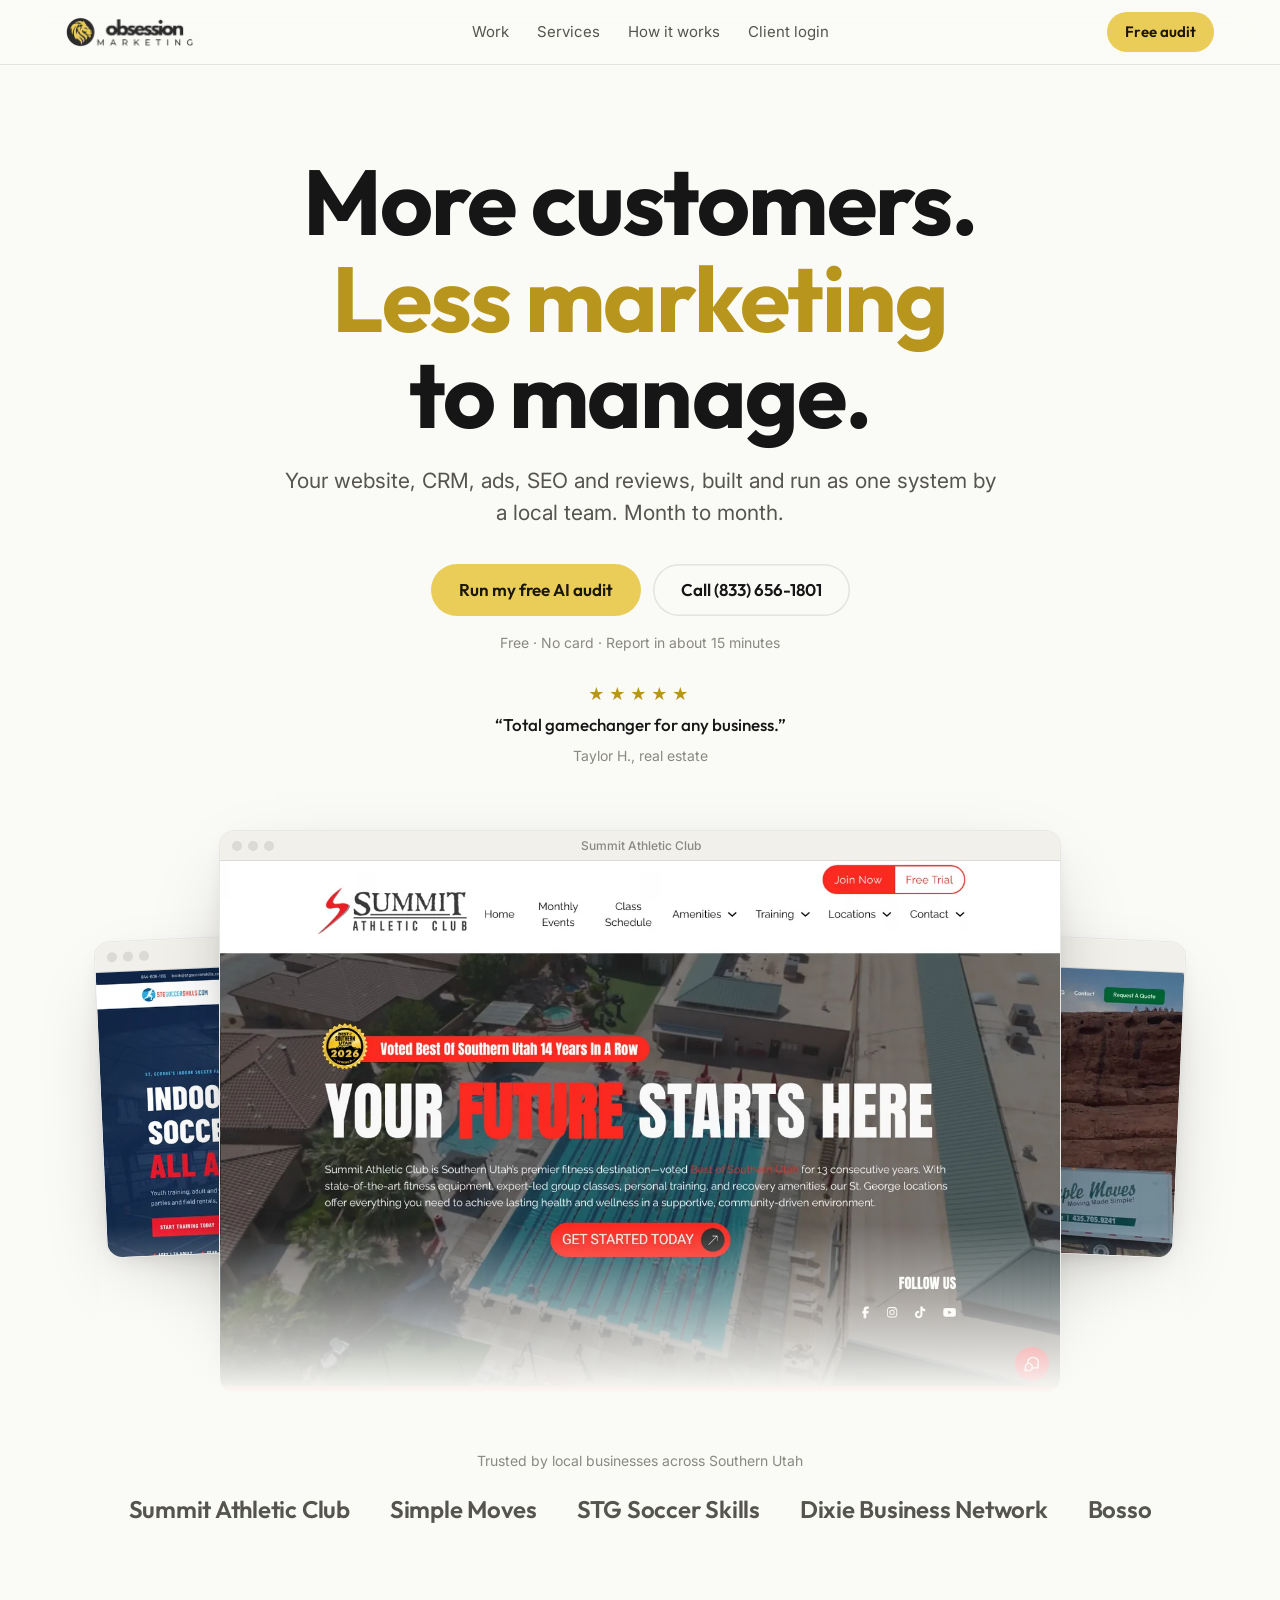
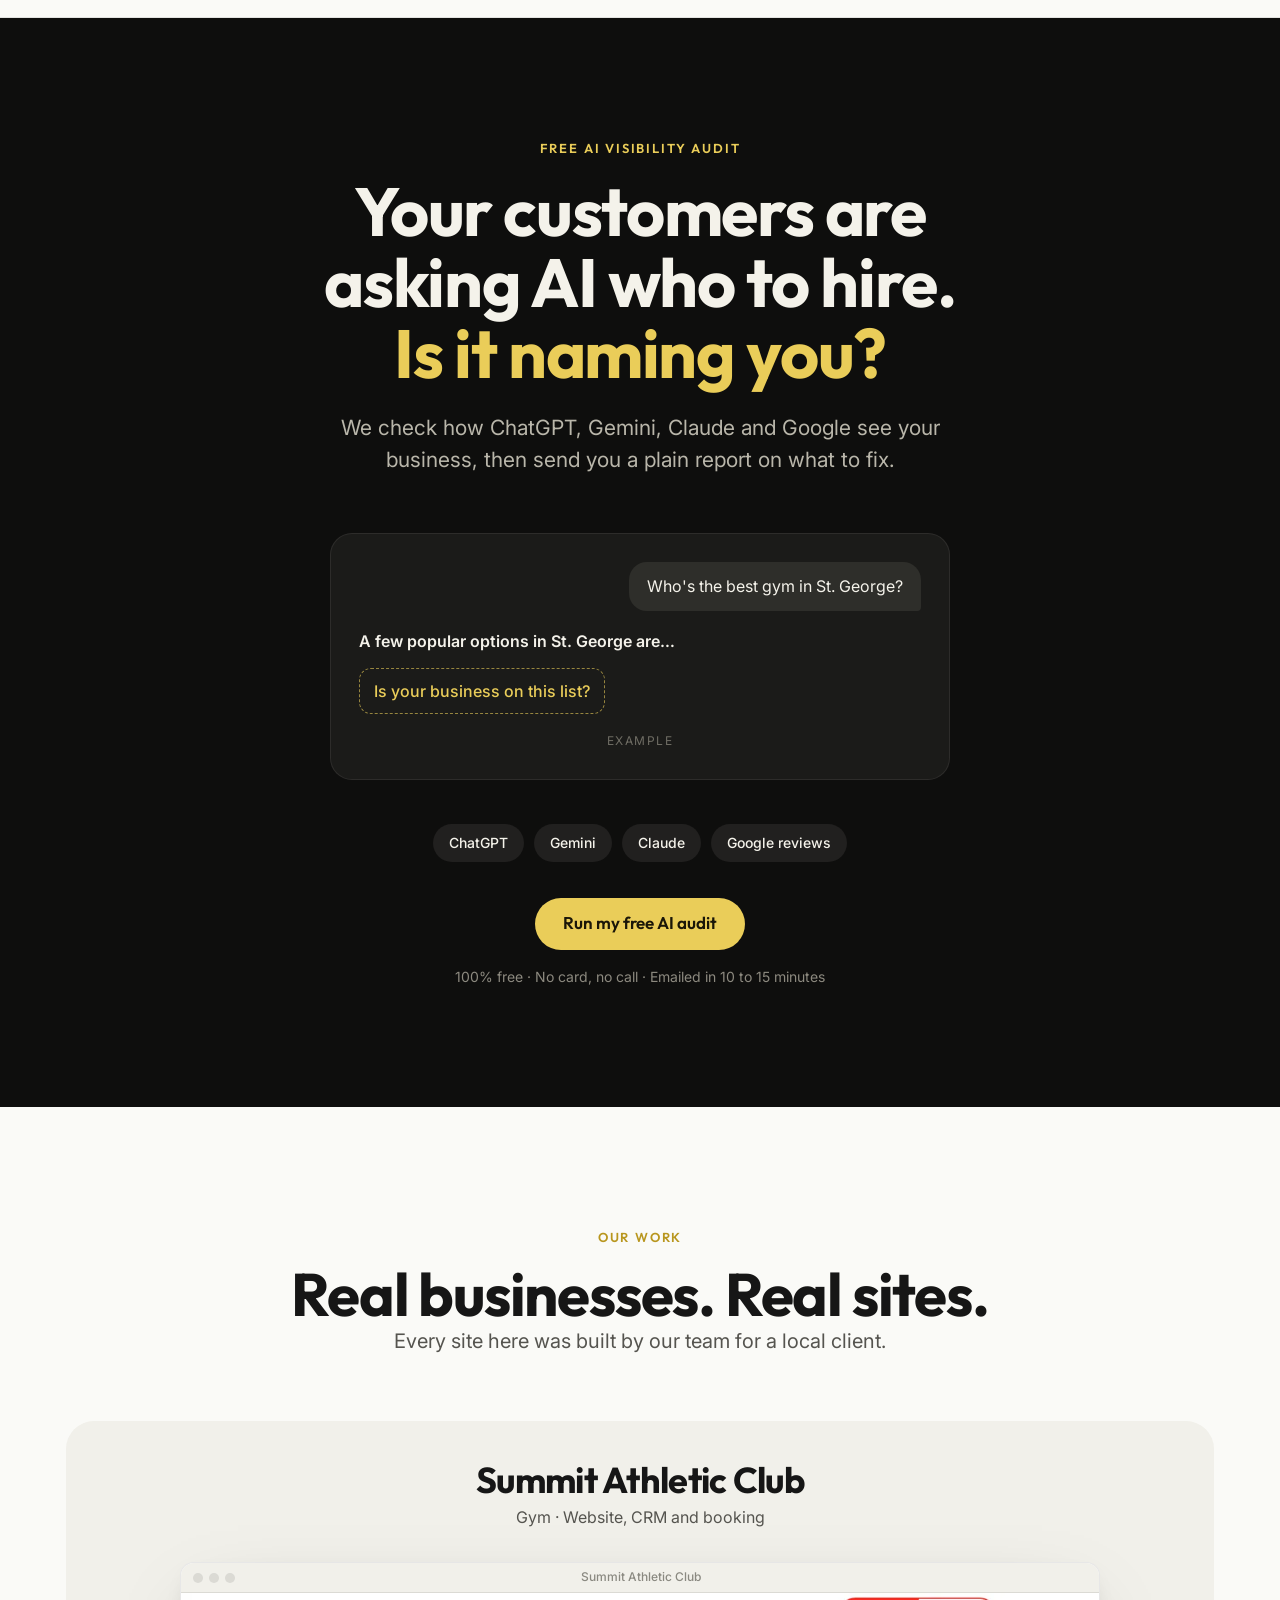
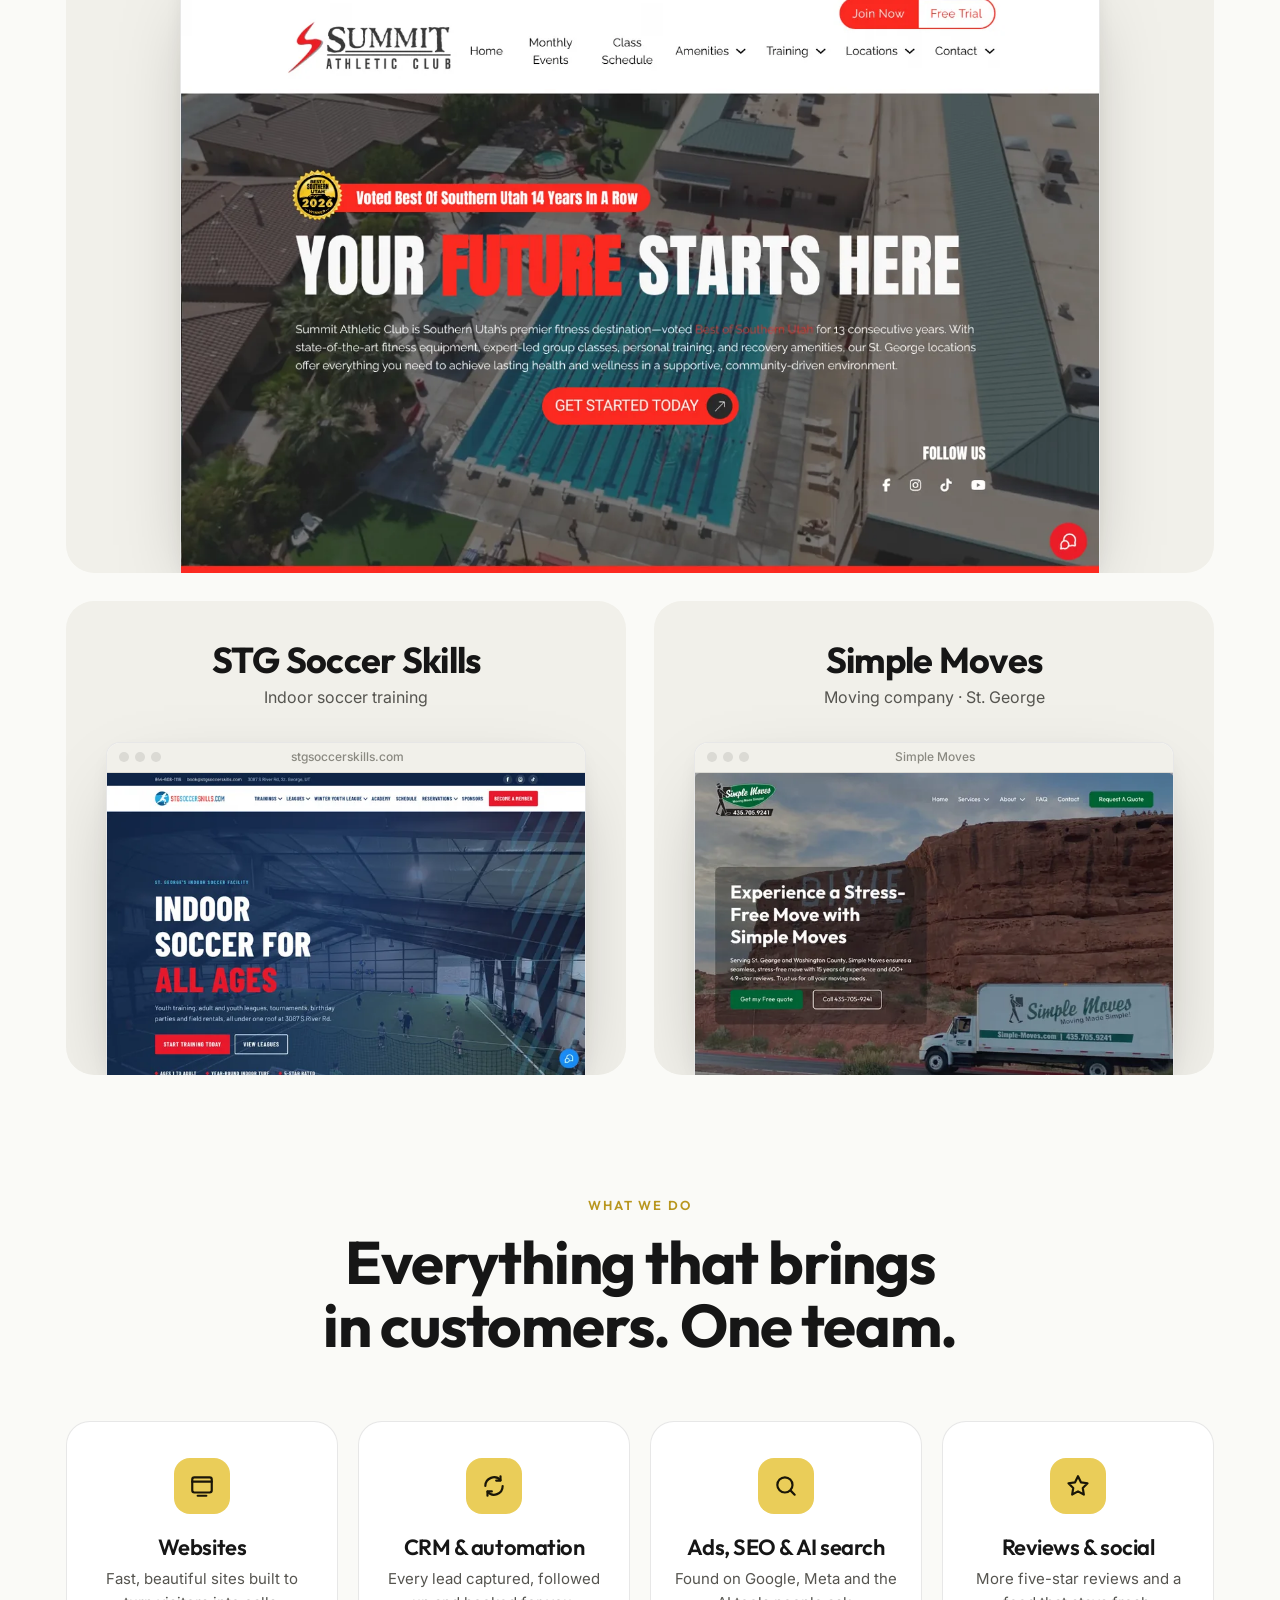
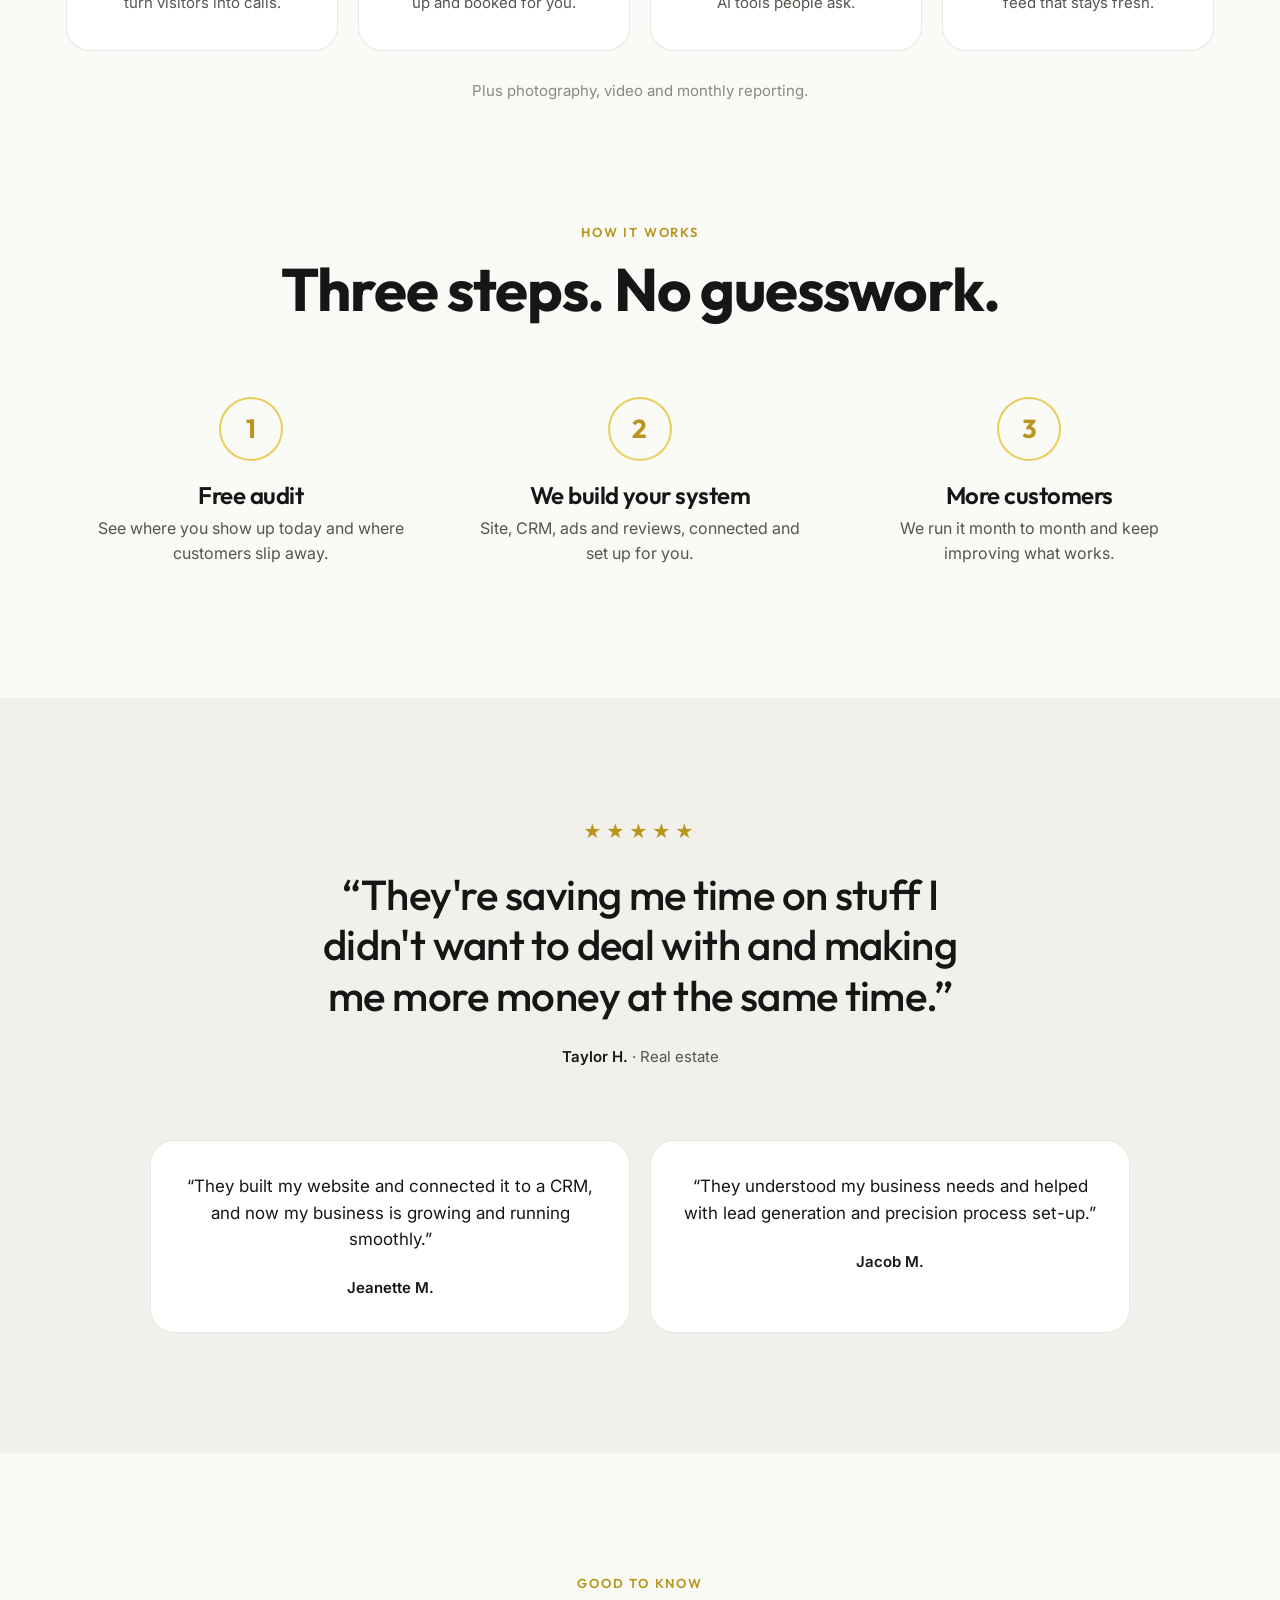
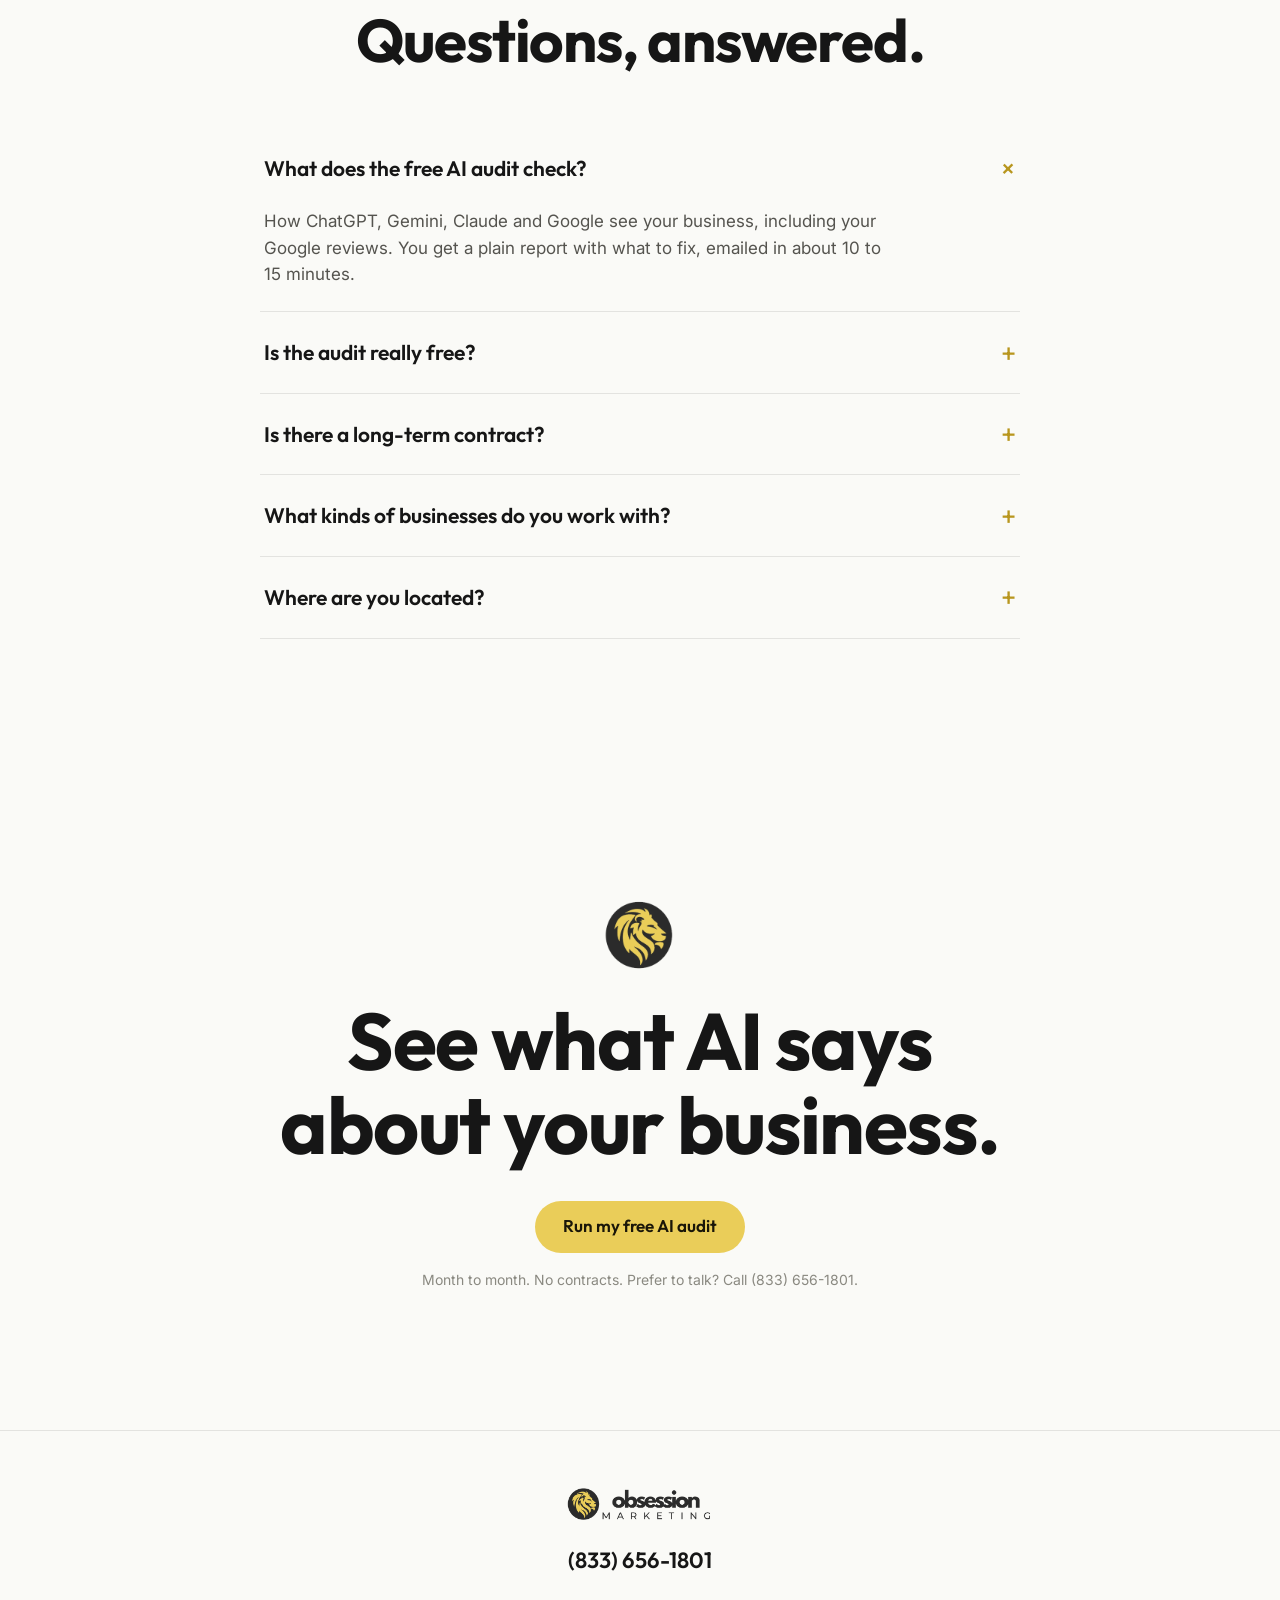
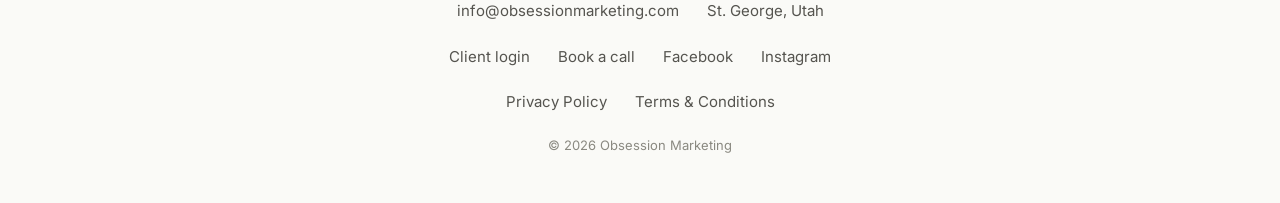
<file: index.html>
<!doctype html>
<html lang="en">
<head>
<meta charset="utf-8">
<meta name="viewport" content="width=device-width, initial-scale=1, viewport-fit=cover">
<title>Obsession Marketing | More customers, less marketing to manage</title>
<meta name="description" content="Websites, CRM, ads, SEO, AI search and reviews for local businesses, built and run as one system by a St. George, Utah team. Month to month. Start with a free AI visibility audit.">
<link rel="canonical" href="https://obsessionmarketing.com/">
<meta property="og:type" content="website"><meta property="og:site_name" content="Obsession Marketing">
<meta property="og:title" content="Obsession Marketing | More customers, less marketing to manage"><meta property="og:description" content="Websites, CRM, ads, SEO, AI search and reviews for local businesses, built and run as one system by a St. George, Utah team. Month to month. Start with a free AI visibility audit.">
<meta property="og:url" content="https://obsessionmarketing.com/"><meta property="og:image" content="https://obsessionmarketing.com/assets/img/og.jpg">
<meta name="twitter:card" content="summary_large_image">
<meta name="theme-color" content="#FAFAF7" media="(prefers-color-scheme: light)">
<meta name="theme-color" content="#0B0B0A" media="(prefers-color-scheme: dark)">
<link rel="icon" href="./assets/img/favicon-32.png" sizes="32x32">
<link rel="apple-touch-icon" href="./assets/img/apple-touch-icon.png">
<link rel="preconnect" href="https://fonts.googleapis.com"><link rel="preconnect" href="https://fonts.gstatic.com" crossorigin>
<link rel="stylesheet" href="https://fonts.googleapis.com/css2?family=Outfit:wght@400;500;600;700;800&family=Inter:wght@400;500;600&display=swap">
<link rel="stylesheet" href="./assets/site.css?v=3">
<link rel="preload" as="image" href="assets/img/summit-1373.webp" imagesrcset="assets/img/summit-700.webp 700w, assets/img/summit-1373.webp 1373w" imagesizes="(max-width: 720px) 100vw, 840px">
<script type="application/ld+json">{"@context": "https://schema.org", "@type": "ProfessionalService", "@id": "https://obsessionmarketing.com/#business", "name": "Obsession Marketing", "legalName": "Elite Ventures DBA Obsession Marketing", "url": "https://obsessionmarketing.com/", "logo": "https://obsessionmarketing.com/assets/img/icon-512.png", "image": "https://obsessionmarketing.com/assets/img/og.jpg", "telephone": "+1-833-656-1801", "email": "info@obsessionmarketing.com", "address": {"@type": "PostalAddress", "addressLocality": "St. George", "addressRegion": "UT", "addressCountry": "US"}, "areaServed": "Southern Utah", "sameAs": ["https://www.facebook.com/obsessionmarketing/", "https://instagram.com/obsessionmarketing"], "description": "Websites, CRM, ads, SEO, AI search and reviews for local businesses, built and run as one system. Month to month."}</script>
<script type="application/ld+json">{"@context": "https://schema.org", "@type": "FAQPage", "mainEntity": [{"@type": "Question", "name": "What does the free AI audit check?", "acceptedAnswer": {"@type": "Answer", "text": "How ChatGPT, Gemini, Claude and Google see your business, including your Google reviews. You get a plain report with what to fix, emailed in about 10 to 15 minutes."}}, {"@type": "Question", "name": "Is the audit really free?", "acceptedAnswer": {"@type": "Answer", "text": "Yes. No card, and no call required. Read the report and decide from there."}}, {"@type": "Question", "name": "Is there a long-term contract?", "acceptedAnswer": {"@type": "Answer", "text": "No. Everything is month to month, so we keep earning your business."}}, {"@type": "Question", "name": "What kinds of businesses do you work with?", "acceptedAnswer": {"@type": "Answer", "text": "Local businesses that want more customers, from gyms and training facilities to moving companies."}}, {"@type": "Question", "name": "Where are you located?", "acceptedAnswer": {"@type": "Answer", "text": "St. George, Utah. You work with a local team you can call."}}]}</script>
</head>
<body>
<a class="skip" href="#top">Skip to content</a>
<header>
  <div class="wrap nav">
    <a class="brand" href="./" aria-label="Obsession Marketing home"><img class="logo-l" src="./assets/img/logo-dark.png" alt="Obsession Marketing" width="520" height="121"><img class="logo-d" src="./assets/img/logo-light.png" alt="Obsession Marketing" width="520" height="121"></a>
    <ul>
      <li><a href="#work">Work</a></li>
      <li><a href="#services">Services</a></li>
      <li><a href="#how">How it works</a></li>
      
      <li><a href="https://app.obsessionmarketing.com/">Client login</a></li>
    </ul>
    <a class="btn btn-gold" href="https://audit.obsessionmarketing.com/start">Free audit</a>
  </div>
</header>
<main id="top">
  <section class="hero center">
    <div class="wrap">
      <h1>More customers. <span>Less marketing</span> to manage.</h1>
      <p class="sub">Your website, CRM, ads, SEO and reviews, built and run as one system by a local team. Month to month.</p>
      <div class="ctas">
        <a class="btn btn-gold" href="https://audit.obsessionmarketing.com/start">Run my free AI audit</a>
        <a class="btn btn-ghost" href="tel:+18336561801">Call (833) 656-1801</a>
      </div>
      <p class="micro">Free &middot; No card &middot; Report in about 15 minutes</p>
      <div class="proof">
        <div class="stars" aria-label="5 stars">&#9733;&#9733;&#9733;&#9733;&#9733;</div>
        <q>Total gamechanger for any business.</q>
        <span>Taylor H., real estate</span>
      </div>
      <div class="stage">
        <div class="frame side l"><div class="bar"><i></i><i></i><i></i><b>stgsoccerskills.com</b></div><img src="./assets/img/stg-1373.webp" srcset="./assets/img/stg-700.webp 700w, ./assets/img/stg-1373.webp 1373w" sizes="(max-width: 720px) 0px, 460px" width="1373" height="868" alt="STG Soccer Skills website" loading="lazy" decoding="async"></div>
        <div class="frame side r"><div class="bar"><i></i><i></i><i></i><b>Simple Moves</b></div><img src="./assets/img/moves-1373.webp" srcset="./assets/img/moves-700.webp 700w, ./assets/img/moves-1373.webp 1373w" sizes="(max-width: 720px) 0px, 460px" width="1373" height="868" alt="Simple Moves website" loading="lazy" decoding="async"></div>
        <div class="frame main"><div class="bar"><i></i><i></i><i></i><b>Summit Athletic Club</b></div><img src="./assets/img/summit-1373.webp" srcset="./assets/img/summit-700.webp 700w, ./assets/img/summit-1373.webp 1373w" sizes="(max-width: 720px) 100vw, 840px" width="1373" height="868" alt="Summit Athletic Club website, built by Obsession Marketing" fetchpriority="high" decoding="async"></div>
      </div>
    </div>
  </section>

  <section class="trust center">
    <div class="wrap">
      <p>Trusted by local businesses across Southern Utah</p>
      <div class="names">
        <span>Summit Athletic Club</span><span>Simple Moves</span><span>STG Soccer Skills</span><span>Dixie Business Network</span><span>Bosso</span>
      </div>
    </div>
  </section>

  <section class="band center" id="audit">
    <div class="wrap">
      <div class="eyebrow">Free AI visibility audit</div>
      <h2>Your customers are asking AI who to hire. <span>Is it naming you?</span></h2>
      <p class="lede">We check how ChatGPT, Gemini, Claude and Google see your business, then send you a plain report on what to fix.</p>
      <div class="ai" role="img" aria-label="Example: someone asks an AI assistant who the best gym in St. George is">
        <div class="q"><span>Who's the best gym in St. George?</span></div>
        <div class="a"><strong>A few popular options in St. George are&hellip;</strong><br>
          <span class="you">Is your business on this list?</span>
        </div>
        <span class="ex">Example</span>
      </div>
      <div class="checks">
        <span class="pill">ChatGPT</span><span class="pill">Gemini</span><span class="pill">Claude</span><span class="pill">Google reviews</span>
      </div>
      <div class="ctas">
        <a class="btn btn-gold" href="https://audit.obsessionmarketing.com/start">Run my free AI audit</a>
      </div>
      <p class="micro">100% free &middot; No card, no call &middot; Emailed in 10 to 15 minutes</p>
    </div>
  </section>

  <section class="block" id="work">
    <div class="wrap">
      <div class="head center">
        <div class="eyebrow">Our work</div>
        <h2>Real businesses. Real sites.</h2>
        <p>Every site here was built by our team for a local client.</p>
      </div>
      <div class="work">
        <div class="tile wide">
          <div class="meta"><h3>Summit Athletic Club</h3><p>Gym &middot; Website, CRM and booking</p></div>
          <div class="frame"><div class="bar"><i></i><i></i><i></i><b>Summit Athletic Club</b></div><img src="./assets/img/summit-1373.webp" srcset="./assets/img/summit-700.webp 700w, ./assets/img/summit-1373.webp 1373w" sizes="(max-width: 760px) 100vw, 920px" width="1373" height="868" alt="Summit Athletic Club website" loading="lazy" decoding="async"></div>
        </div>
        <div class="tile">
          <div class="meta"><h3>STG Soccer Skills</h3><p>Indoor soccer training</p></div>
          <div class="frame"><div class="bar"><i></i><i></i><i></i><b>stgsoccerskills.com</b></div><img src="./assets/img/stg-1373.webp" srcset="./assets/img/stg-700.webp 700w, ./assets/img/stg-1373.webp 1373w" sizes="(max-width: 760px) 100vw, 500px" width="1373" height="868" alt="STG Soccer Skills website" loading="lazy" decoding="async"></div>
        </div>
        <div class="tile">
          <div class="meta"><h3>Simple Moves</h3><p>Moving company &middot; St. George</p></div>
          <div class="frame"><div class="bar"><i></i><i></i><i></i><b>Simple Moves</b></div><img src="./assets/img/moves-1373.webp" srcset="./assets/img/moves-700.webp 700w, ./assets/img/moves-1373.webp 1373w" sizes="(max-width: 760px) 100vw, 500px" width="1373" height="868" alt="Simple Moves website" loading="lazy" decoding="async"></div>
        </div>
      </div>
    </div>
  </section>

  <!--
    CLIENT RESULT: add one real, checked client result here, then delete the two comment lines around it.
    Use only numbers the client agreed to share. Example shape:

  <section class="block center" id="results" style="padding-top:0">
    <div class="wrap">
      <div class="eyebrow">Results</div>
      <h2 style="font-size:clamp(56px,9vw,112px);font-weight:800;margin-top:12px">+00%</h2>
      <p style="font-size:20px;color:var(--ink-2);margin-top:8px">What changed, in one line. <b style="color:var(--ink)">Client name</b>, business type</p>
    </div>
  </section>
  -->

  <section class="block" id="services" style="padding-top:0">
    <div class="wrap">
      <div class="head center">
        <div class="eyebrow">What we do</div>
        <h2>Everything that brings in customers. One team.</h2>
      </div>
      <div class="svc">
        <div class="card"><div class="ic"><svg viewBox="0 0 24 24" fill="none" stroke="currentColor" stroke-width="2" stroke-linecap="round" stroke-linejoin="round" aria-hidden="true"><rect x="3" y="4" width="18" height="14" rx="2"/><path d="M3 8h18M8 21h8"/></svg></div><h3>Websites</h3><p>Fast, beautiful sites built to turn visitors into calls.</p></div>
        <div class="card"><div class="ic"><svg viewBox="0 0 24 24" fill="none" stroke="currentColor" stroke-width="2" stroke-linecap="round" stroke-linejoin="round" aria-hidden="true"><path d="M4 12a8 8 0 0 1 14-5.3M20 12a8 8 0 0 1-14 5.3"/><path d="M18 3v4h-4M6 21v-4h4"/></svg></div><h3>CRM &amp; automation</h3><p>Every lead captured, followed up and booked for you.</p></div>
        <div class="card"><div class="ic"><svg viewBox="0 0 24 24" fill="none" stroke="currentColor" stroke-width="2" stroke-linecap="round" stroke-linejoin="round" aria-hidden="true"><circle cx="11" cy="11" r="7"/><path d="m20 20-3.5-3.5"/></svg></div><h3>Ads, SEO &amp; AI search</h3><p>Found on Google, Meta and the AI tools people ask.</p></div>
        <div class="card"><div class="ic"><svg viewBox="0 0 24 24" fill="none" stroke="currentColor" stroke-width="2" stroke-linecap="round" stroke-linejoin="round" aria-hidden="true"><path d="m12 3 2.7 5.6 6.1.9-4.4 4.3 1 6.1L12 17l-5.4 2.9 1-6.1L3.2 9.5l6.1-.9z"/></svg></div><h3>Reviews &amp; social</h3><p>More five-star reviews and a feed that stays fresh.</p></div>
      </div>
      <p class="also">Plus photography, video and monthly reporting.</p>
    </div>
  </section>

  <section class="block" id="how" style="padding-top:0">
    <span id="process"></span>
    <div class="wrap">
      <div class="head center">
        <div class="eyebrow">How it works</div>
        <h2>Three steps. No guesswork.</h2>
      </div>
      <div class="steps">
        <div class="step"><div class="n">1</div><h3>Free audit</h3><p>See where you show up today and where customers slip away.</p></div>
        <div class="step"><div class="n">2</div><h3>We build your system</h3><p>Site, CRM, ads and reviews, connected and set up for you.</p></div>
        <div class="step"><div class="n">3</div><h3>More customers</h3><p>We run it month to month and keep improving what works.</p></div>
      </div>
    </div>
  </section>

  <section class="block quotes">
    <div class="wrap">
      <div class="bigq">
        <div class="stars" aria-label="5 stars">&#9733;&#9733;&#9733;&#9733;&#9733;</div>
        <blockquote>&ldquo;They're saving me time on stuff I didn't want to deal with and making me more money at the same time.&rdquo;</blockquote>
        <p class="who"><b>Taylor H.</b> &middot; Real estate</p>
      </div>
      <div class="smallq">
        <figure><blockquote>&ldquo;They built my website and connected it to a CRM, and now my business is growing and running smoothly.&rdquo;</blockquote><p class="who"><b>Jeanette M.</b></p></figure>
        <figure><blockquote>&ldquo;They understood my business needs and helped with lead generation and precision process set-up.&rdquo;</blockquote><p class="who"><b>Jacob M.</b></p></figure>
      </div>
    </div>
  </section>

  <section class="block" id="faq">
    <div class="wrap">
      <div class="head center">
        <div class="eyebrow">Good to know</div>
        <h2>Questions, answered.</h2>
      </div>
      <div class="faq">
        <details open><summary>What does the free AI audit check?</summary><p>How ChatGPT, Gemini, Claude and Google see your business, including your Google reviews. You get a plain report with what to fix, emailed in about 10 to 15 minutes.</p></details>
        <details><summary>Is the audit really free?</summary><p>Yes. No card, and no call required. Read the report and decide from there.</p></details>
        <details><summary>Is there a long-term contract?</summary><p>No. Everything is month to month, so we keep earning your business.</p></details>
        <details><summary>What kinds of businesses do you work with?</summary><p>Local businesses that want more customers, from gyms and training facilities to moving companies.</p></details>
        <details><summary>Where are you located?</summary><p>St. George, Utah. You work with a local team you can call.</p></details>
      </div>
    </div>
  </section>

  <section class="final center">
    <div class="wrap">
      <img class="mark" src="assets/img/mark.png" alt="" width="192" height="192" loading="lazy">
      <h2>See what AI says about your business.</h2>
      <div class="ctas">
        <a class="btn btn-gold" href="https://audit.obsessionmarketing.com/start">Run my free AI audit</a>
      </div>
      <p class="micro">Month to month. No contracts. Prefer to talk? Call <a href="tel:+18336561801">(833) 656-1801</a>.</p>
    </div>
  </section>
</main>
<footer>
  <div class="wrap foot">
    <a class="brand" href="./" aria-label="Obsession Marketing home"><img class="logo-l" src="./assets/img/logo-dark.png" alt="Obsession Marketing" width="520" height="121"><img class="logo-d" src="./assets/img/logo-light.png" alt="Obsession Marketing" width="520" height="121"></a>
    <a class="phone" href="tel:+18336561801">(833) 656-1801</a>
    <div class="row"><a href="mailto:info@obsessionmarketing.com">info@obsessionmarketing.com</a><span>St. George, Utah</span></div>
    <div class="row"><a href="https://app.obsessionmarketing.com/">Client login</a><a href="./book-a-marketing-call/">Book a call</a><a href="https://www.facebook.com/obsessionmarketing/" rel="noopener">Facebook</a><a href="https://instagram.com/obsessionmarketing" rel="noopener">Instagram</a></div>
    <div class="row"><a href="./wpautoterms/privacy-policy/">Privacy Policy</a><a href="./wpautoterms/terms-and-conditions/">Terms &amp; Conditions</a></div>
    <small>&copy; 2026 Obsession Marketing</small>
  </div>
</footer>
<div class="mbar"><a class="btn btn-gold" href="https://audit.obsessionmarketing.com/start">Run my free AI audit</a></div>
<chat-widget location-id="aLQPWyAgpzpWVsa0xm9D" prompt-msg="Let's connect. Text us here." revisit-prompt-msg="Welcome back, {{name}}. How can we help you today" use-email-field="true" show-consent-checkbox="true" agency-name="Obsession Marketing" agency-website="https://obsessionmarketing.com"></chat-widget>
<script src="https://widgets.leadconnectorhq.com/loader.js" data-resources-url="https://widgets.leadconnectorhq.com/chat-widget/loader.js" defer></script>
</body>
</html>
</file>
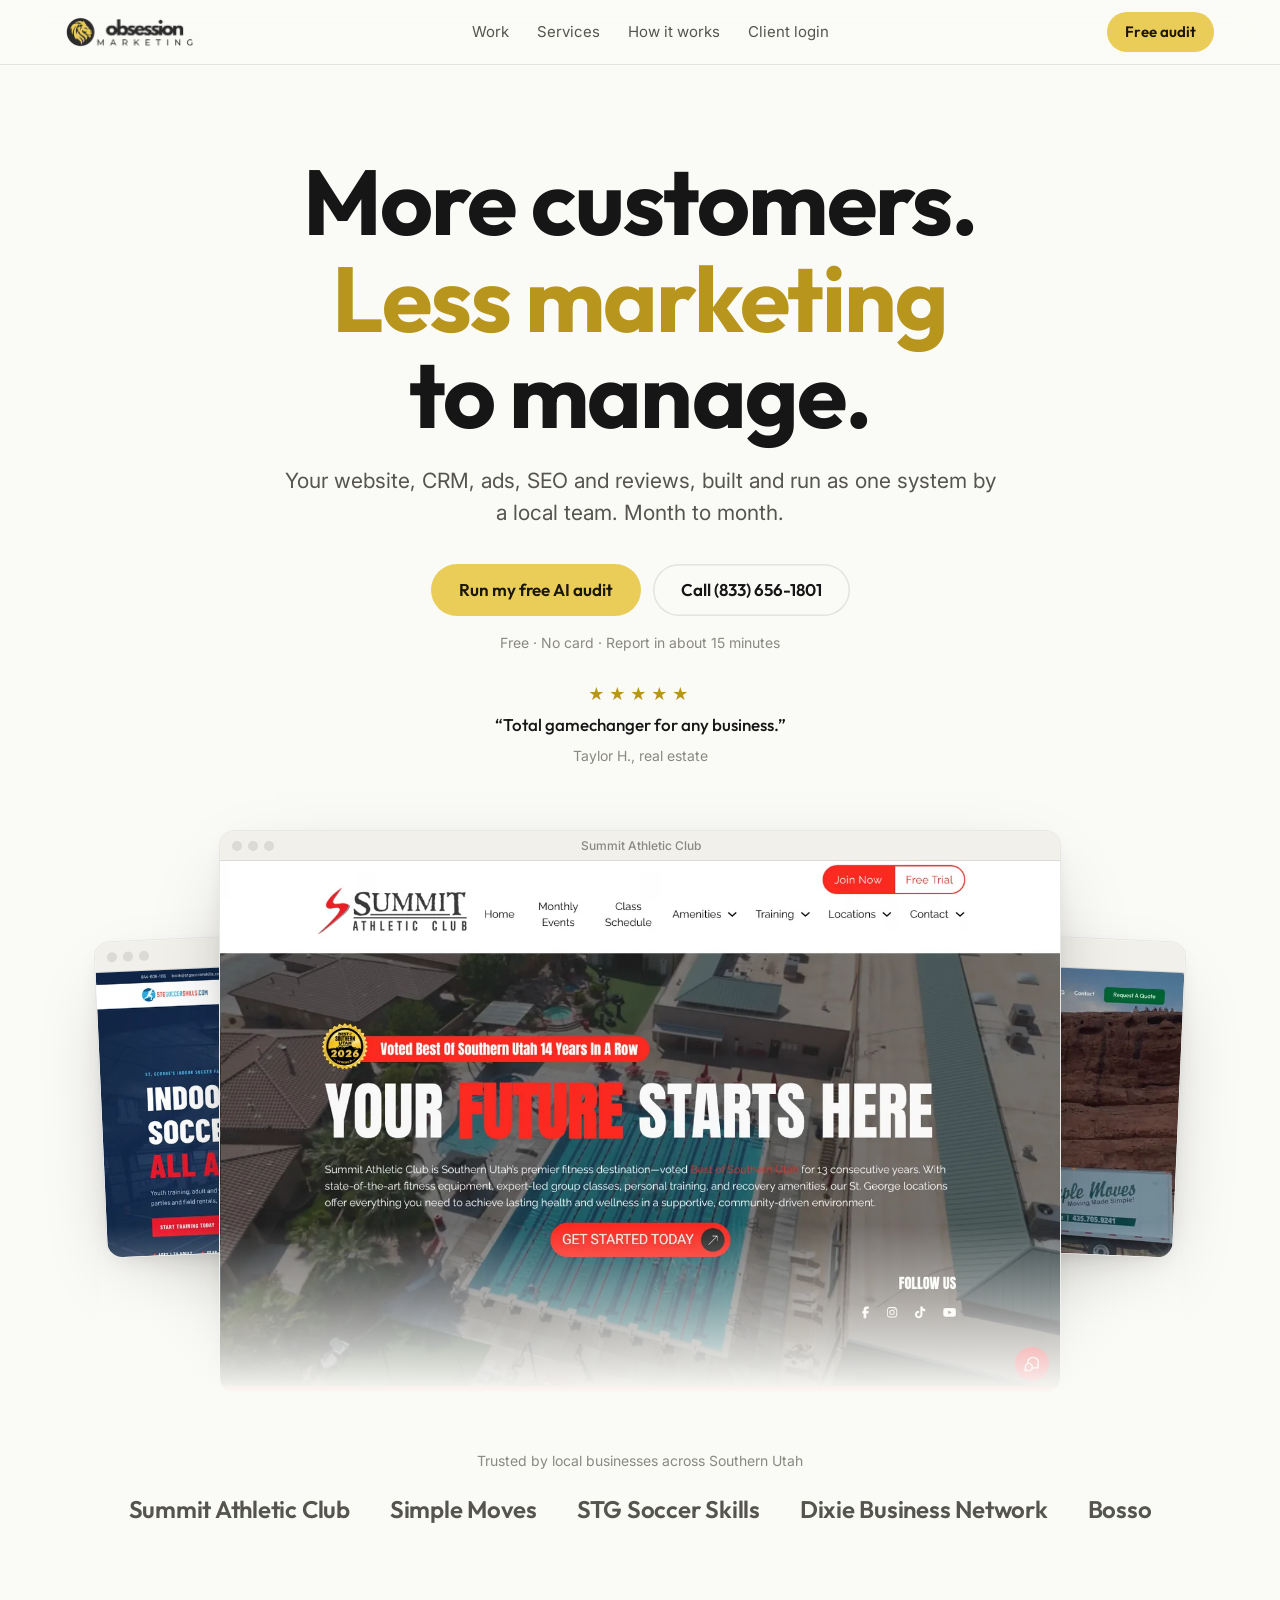
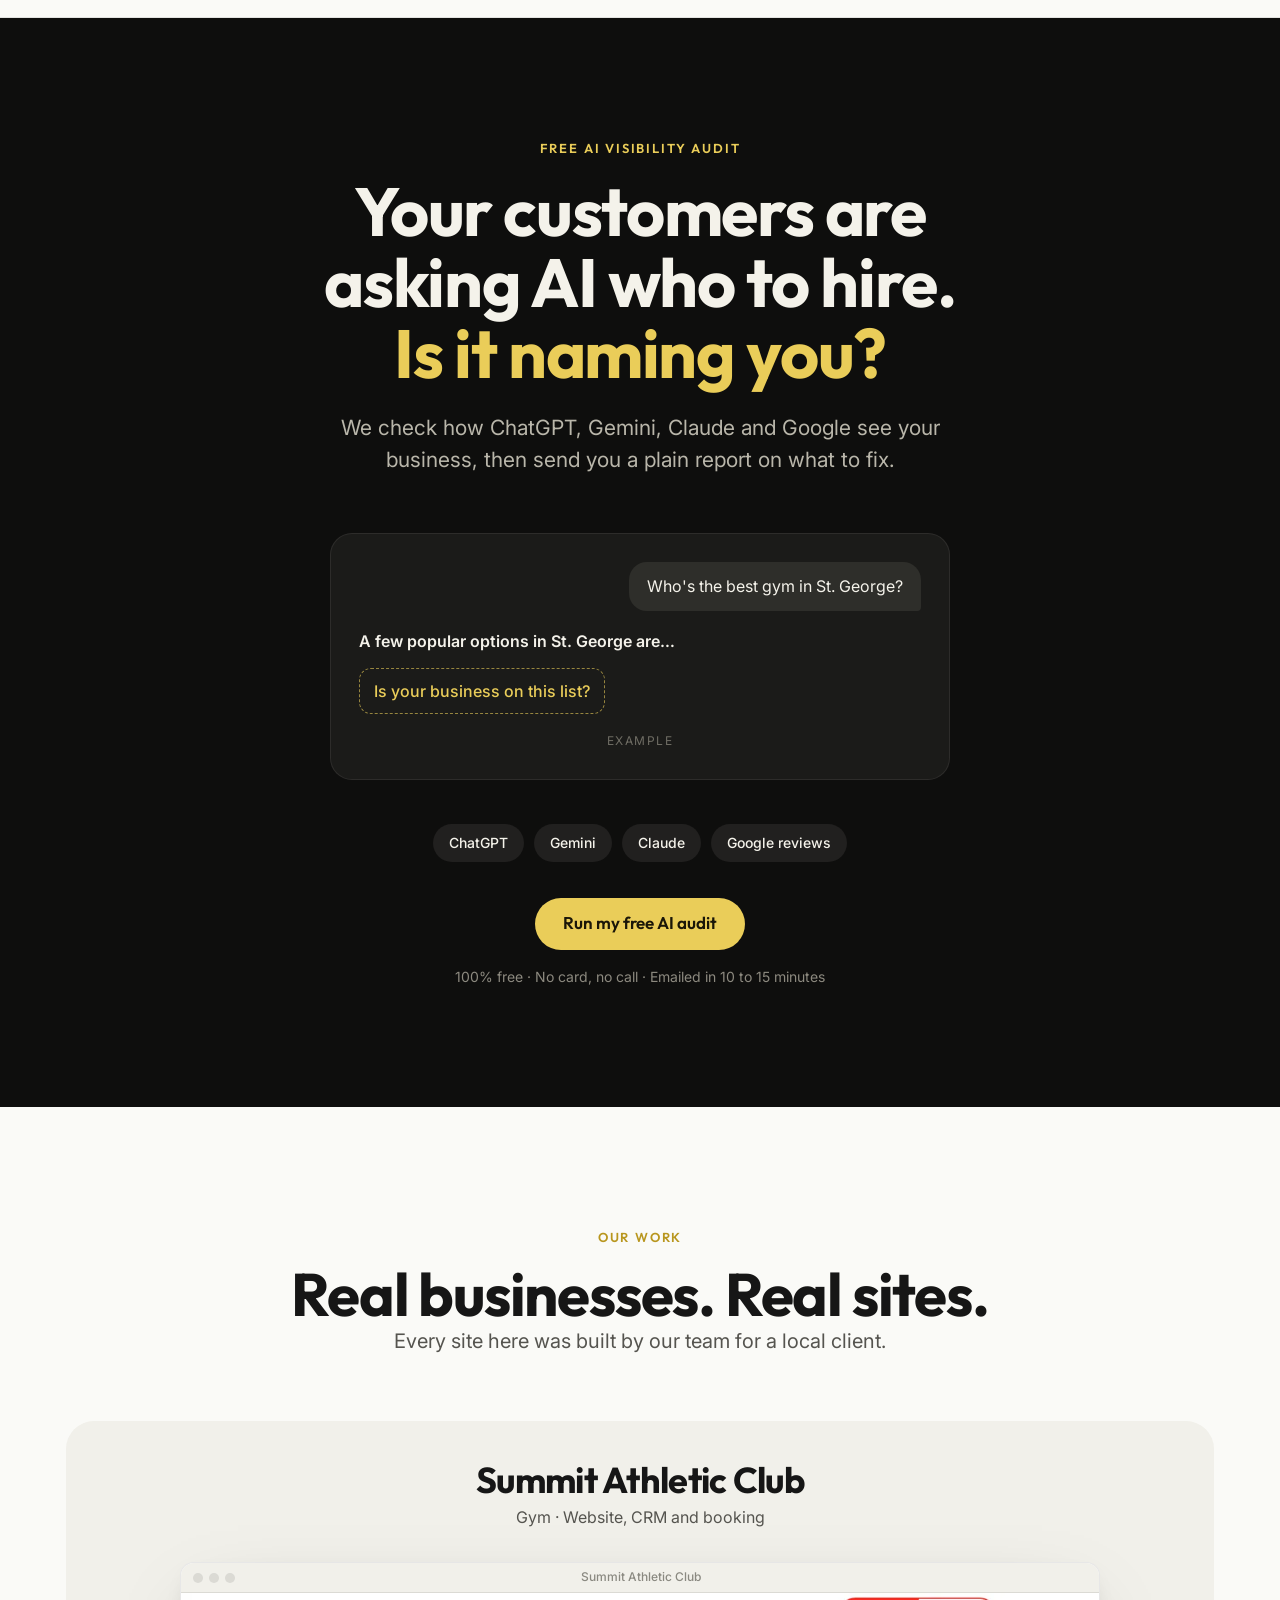
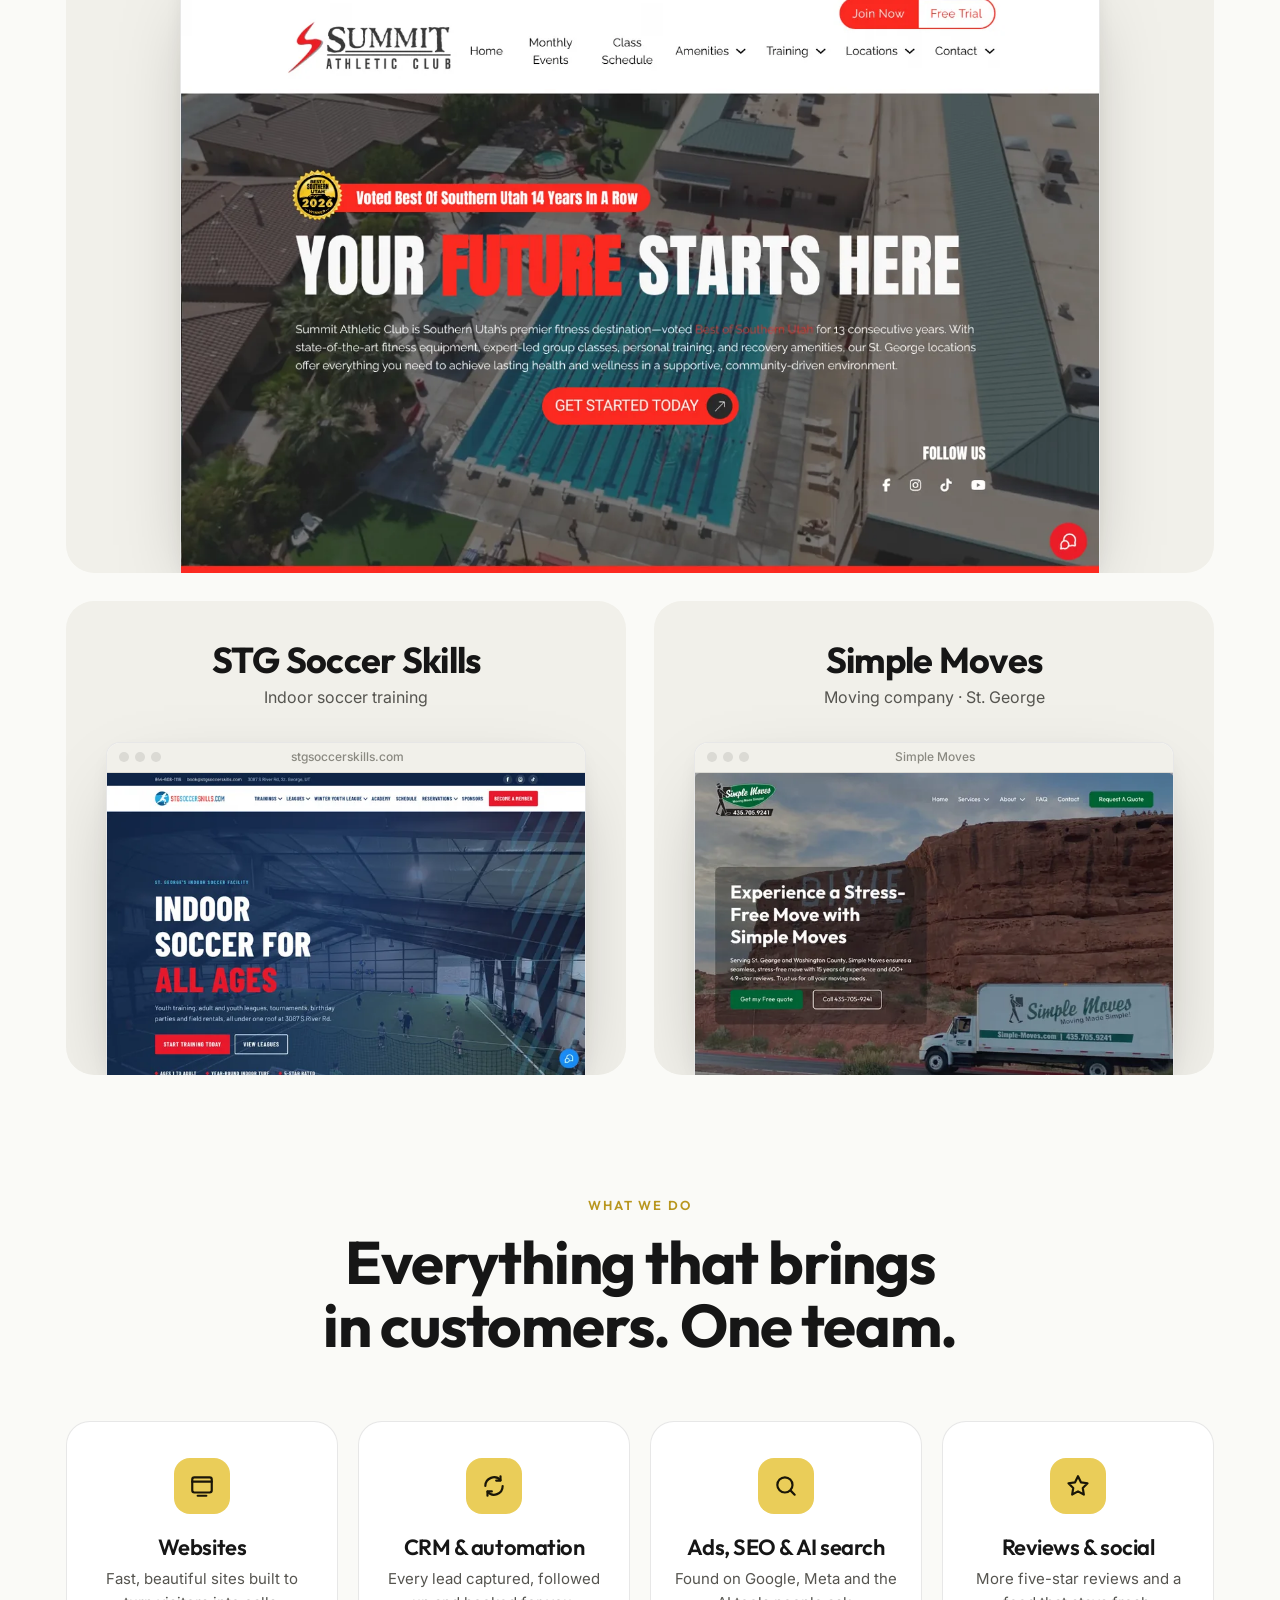
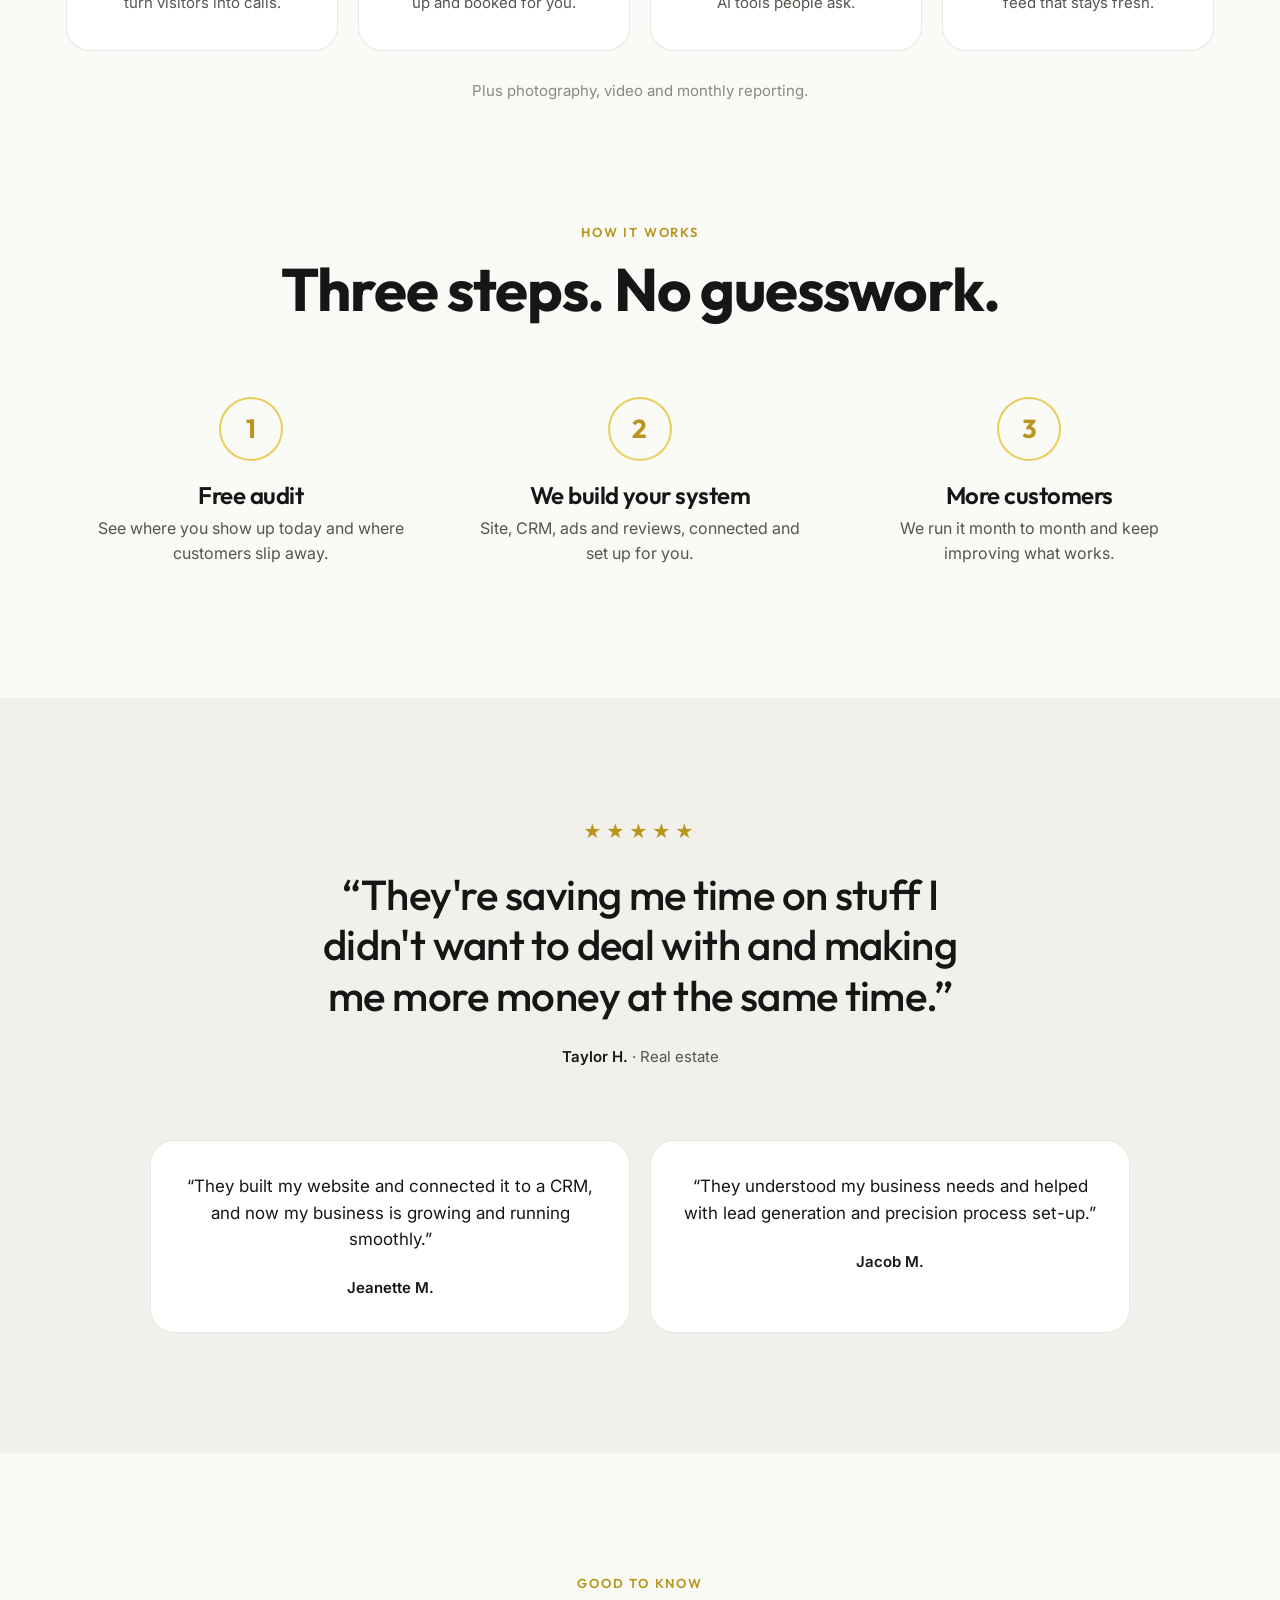
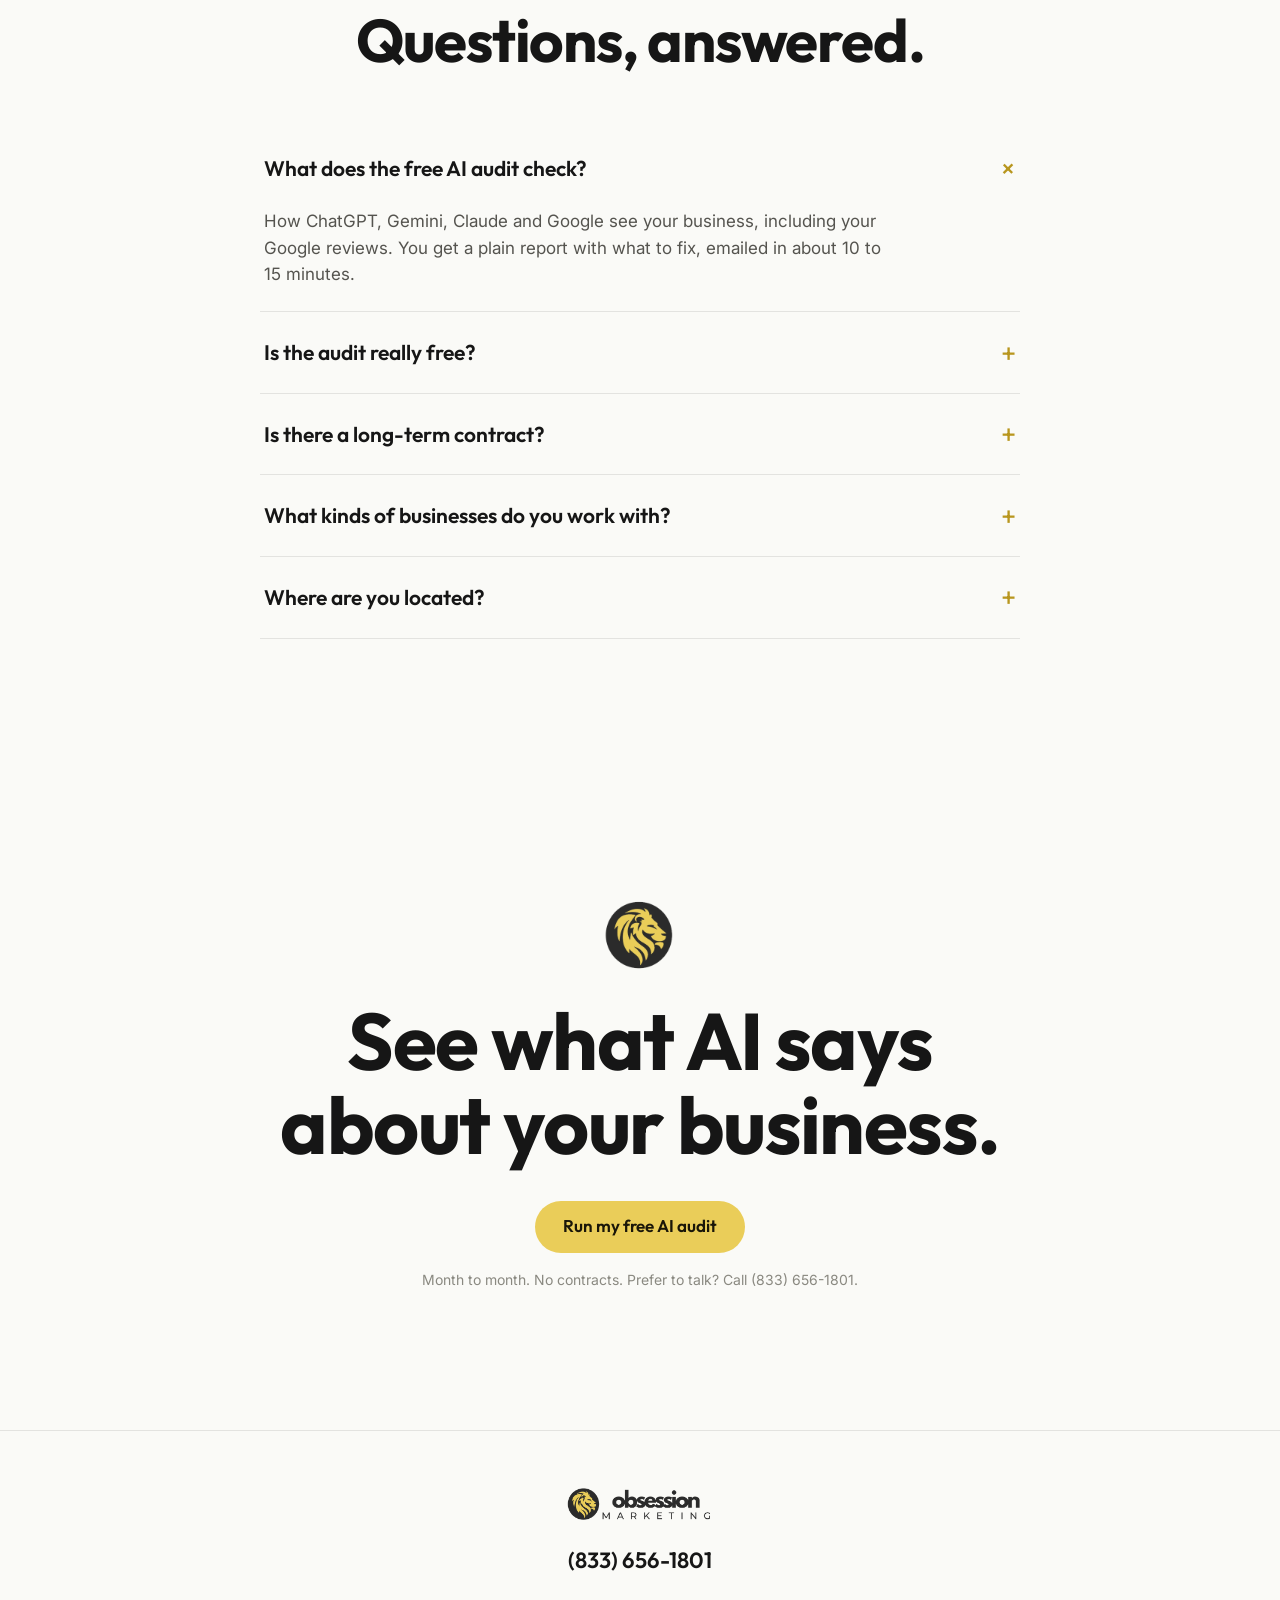
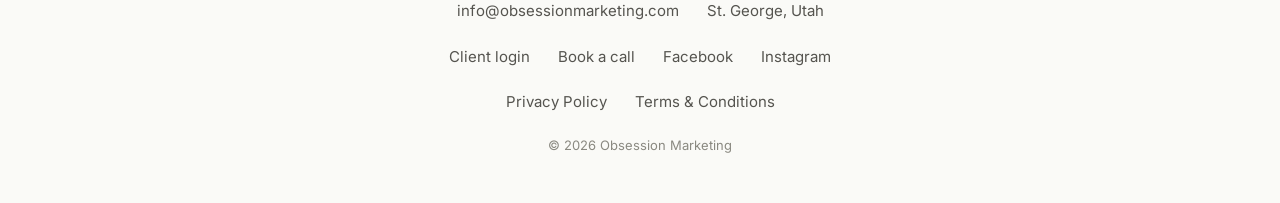
<file: about/index.html>
<!doctype html><html lang="en"><head><meta charset="utf-8"><title>Redirecting&hellip;</title><link rel="canonical" href="https://obsessionmarketing.com/"><meta name="robots" content="noindex"><meta http-equiv="refresh" content="0; url=../"></head><body><p><a href="../">Continue</a></p><script>location.replace("../")</script></body></html>
</file>
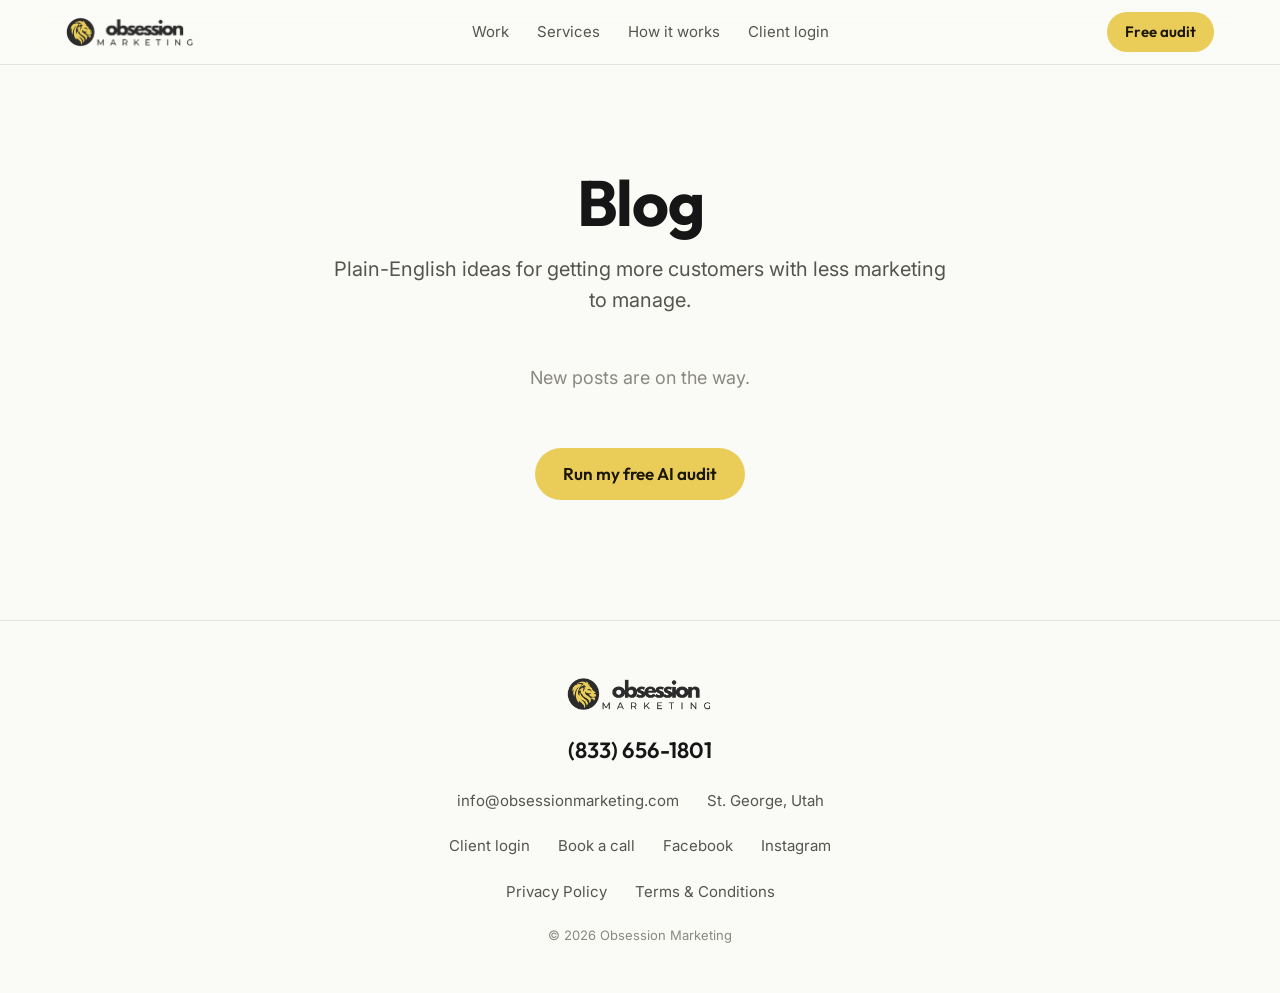
<file: blog/index.html>
<!doctype html>
<html lang="en">
<head>
<meta charset="utf-8">
<meta name="viewport" content="width=device-width, initial-scale=1, viewport-fit=cover">
<title>Blog | Obsession Marketing</title>
<meta name="description" content="Marketing ideas for local businesses from Obsession Marketing.">
<link rel="canonical" href="https://obsessionmarketing.com/blog/"><meta name="robots" content="noindex">
<meta property="og:type" content="website"><meta property="og:site_name" content="Obsession Marketing">
<meta property="og:title" content="Blog | Obsession Marketing"><meta property="og:description" content="Marketing ideas for local businesses from Obsession Marketing.">
<meta property="og:url" content="https://obsessionmarketing.com/blog/"><meta property="og:image" content="https://obsessionmarketing.com/assets/img/og.jpg">
<meta name="twitter:card" content="summary_large_image">
<meta name="theme-color" content="#FAFAF7" media="(prefers-color-scheme: light)">
<meta name="theme-color" content="#0B0B0A" media="(prefers-color-scheme: dark)">
<link rel="icon" href="../assets/img/favicon-32.png" sizes="32x32">
<link rel="apple-touch-icon" href="../assets/img/apple-touch-icon.png">
<link rel="preconnect" href="https://fonts.googleapis.com"><link rel="preconnect" href="https://fonts.gstatic.com" crossorigin>
<link rel="stylesheet" href="https://fonts.googleapis.com/css2?family=Outfit:wght@400;500;600;700;800&family=Inter:wght@400;500;600&display=swap">
<link rel="stylesheet" href="../assets/site.css?v=3">
</head>
<body>
<a class="skip" href="#top">Skip to content</a>
<header>
  <div class="wrap nav">
    <a class="brand" href="../" aria-label="Obsession Marketing home"><img class="logo-l" src="../assets/img/logo-dark.png" alt="Obsession Marketing" width="520" height="121"><img class="logo-d" src="../assets/img/logo-light.png" alt="Obsession Marketing" width="520" height="121"></a>
    <ul>
      <li><a href="../#work">Work</a></li>
      <li><a href="../#services">Services</a></li>
      <li><a href="../#how">How it works</a></li>
      
      <li><a href="https://app.obsessionmarketing.com/">Client login</a></li>
    </ul>
    <a class="btn btn-gold" href="https://audit.obsessionmarketing.com/start">Free audit</a>
  </div>
</header>
<main id="top" class="page">
  <div class="wrap">
    <div class="head center"><h1>Blog</h1>
    <p>Plain-English ideas for getting more customers with less marketing to manage.</p></div>
    <p class="center empty">New posts are on the way.</p>
    <div class="ctas center blog-cta"><a class="btn btn-gold" href="https://audit.obsessionmarketing.com/start">Run my free AI audit</a></div>
  </div>
</main>
<footer>
  <div class="wrap foot">
    <a class="brand" href="../" aria-label="Obsession Marketing home"><img class="logo-l" src="../assets/img/logo-dark.png" alt="Obsession Marketing" width="520" height="121"><img class="logo-d" src="../assets/img/logo-light.png" alt="Obsession Marketing" width="520" height="121"></a>
    <a class="phone" href="tel:+18336561801">(833) 656-1801</a>
    <div class="row"><a href="mailto:info@obsessionmarketing.com">info@obsessionmarketing.com</a><span>St. George, Utah</span></div>
    <div class="row"><a href="https://app.obsessionmarketing.com/">Client login</a><a href="../book-a-marketing-call/">Book a call</a><a href="https://www.facebook.com/obsessionmarketing/" rel="noopener">Facebook</a><a href="https://instagram.com/obsessionmarketing" rel="noopener">Instagram</a></div>
    <div class="row"><a href="../wpautoterms/privacy-policy/">Privacy Policy</a><a href="../wpautoterms/terms-and-conditions/">Terms &amp; Conditions</a></div>
    <small>&copy; 2026 Obsession Marketing</small>
  </div>
</footer>
<div class="mbar"><a class="btn btn-gold" href="https://audit.obsessionmarketing.com/start">Run my free AI audit</a></div>
<chat-widget location-id="aLQPWyAgpzpWVsa0xm9D" prompt-msg="Let's connect. Text us here." revisit-prompt-msg="Welcome back, {{name}}. How can we help you today" use-email-field="true" show-consent-checkbox="true" agency-name="Obsession Marketing" agency-website="https://obsessionmarketing.com"></chat-widget>
<script src="https://widgets.leadconnectorhq.com/loader.js" data-resources-url="https://widgets.leadconnectorhq.com/chat-widget/loader.js" defer></script>
</body>
</html>
</file>
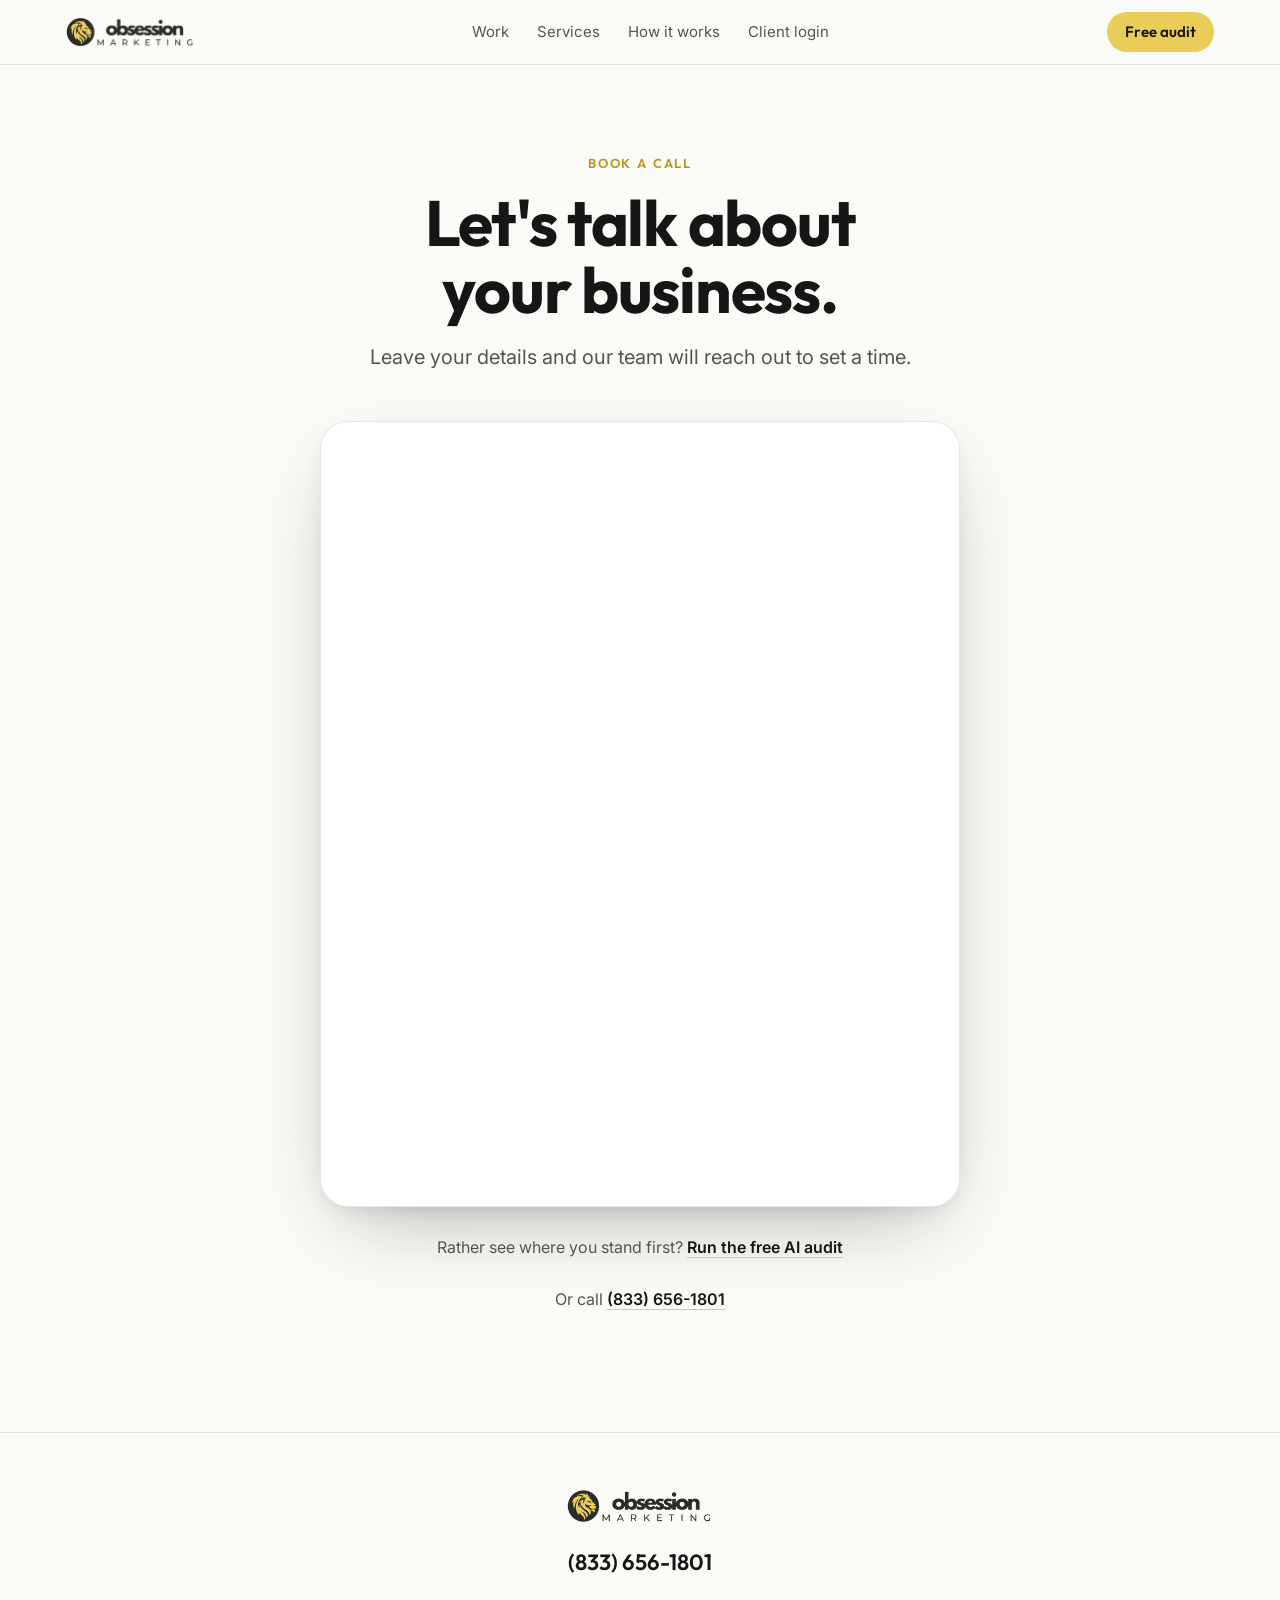
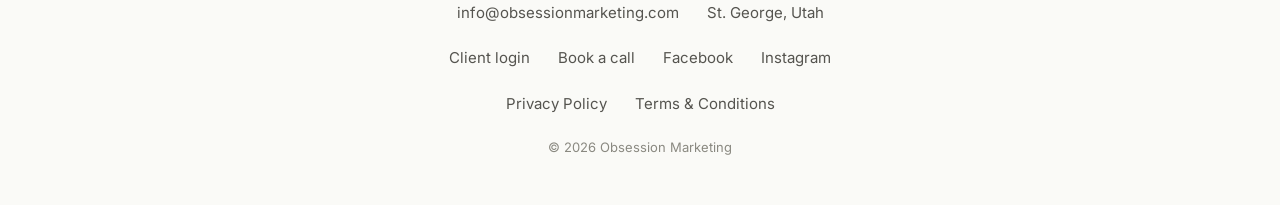
<file: book-a-marketing-call/index.html>
<!doctype html>
<html lang="en">
<head>
<meta charset="utf-8">
<meta name="viewport" content="width=device-width, initial-scale=1, viewport-fit=cover">
<title>Book a call | Obsession Marketing</title>
<meta name="description" content="Book a call with Obsession Marketing, a local St. George, Utah team for websites, CRM, ads, SEO and reviews.">
<link rel="canonical" href="https://obsessionmarketing.com/book-a-marketing-call/">
<meta property="og:type" content="website"><meta property="og:site_name" content="Obsession Marketing">
<meta property="og:title" content="Book a call | Obsession Marketing"><meta property="og:description" content="Book a call with Obsession Marketing, a local St. George, Utah team for websites, CRM, ads, SEO and reviews.">
<meta property="og:url" content="https://obsessionmarketing.com/book-a-marketing-call/"><meta property="og:image" content="https://obsessionmarketing.com/assets/img/og.jpg">
<meta name="twitter:card" content="summary_large_image">
<meta name="theme-color" content="#FAFAF7" media="(prefers-color-scheme: light)">
<meta name="theme-color" content="#0B0B0A" media="(prefers-color-scheme: dark)">
<link rel="icon" href="../assets/img/favicon-32.png" sizes="32x32">
<link rel="apple-touch-icon" href="../assets/img/apple-touch-icon.png">
<link rel="preconnect" href="https://fonts.googleapis.com"><link rel="preconnect" href="https://fonts.gstatic.com" crossorigin>
<link rel="stylesheet" href="https://fonts.googleapis.com/css2?family=Outfit:wght@400;500;600;700;800&family=Inter:wght@400;500;600&display=swap">
<link rel="stylesheet" href="../assets/site.css?v=3">
</head>
<body>
<a class="skip" href="#top">Skip to content</a>
<header>
  <div class="wrap nav">
    <a class="brand" href="../" aria-label="Obsession Marketing home"><img class="logo-l" src="../assets/img/logo-dark.png" alt="Obsession Marketing" width="520" height="121"><img class="logo-d" src="../assets/img/logo-light.png" alt="Obsession Marketing" width="520" height="121"></a>
    <ul>
      <li><a href="../#work">Work</a></li>
      <li><a href="../#services">Services</a></li>
      <li><a href="../#how">How it works</a></li>
      
      <li><a href="https://app.obsessionmarketing.com/">Client login</a></li>
    </ul>
    <a class="btn btn-gold" href="https://audit.obsessionmarketing.com/start">Free audit</a>
  </div>
</header>
<main id="top" class="page">
  <div class="wrap">
    <div class="head center">
      <div class="eyebrow">Book a call</div>
      <h1>Let's talk about your business.</h1>
      <p>Leave your details and our team will reach out to set a time.</p>
    </div>
    <div class="formcard">
      <iframe src="https://api.leadconnectorhq.com/widget/form/8G4rHL1jZbVlZopkzWQj" id="inline-8G4rHL1jZbVlZopkzWQj"
        data-layout="{'id':'INLINE'}" data-trigger-type="alwaysShow" data-trigger-value="" data-activation-type="alwaysActivated"
        data-activation-value="" data-deactivation-type="neverDeactivate" data-deactivation-value=""
        data-form-name="Book A Call with Obsession Marketing" data-height="760" data-layout-iframe-id="inline-8G4rHL1jZbVlZopkzWQj"
        data-form-id="8G4rHL1jZbVlZopkzWQj" title="Book A Call with Obsession Marketing"></iframe>
    </div>
    <p class="alt">Rather see where you stand first? <a href="https://audit.obsessionmarketing.com/start">Run the free AI audit</a></p>
    <p class="alt">Or call <a href="tel:+18336561801">(833) 656-1801</a></p>
  </div>
</main>
<script src="https://link.msgsndr.com/js/form_embed.js"></script>
<footer>
  <div class="wrap foot">
    <a class="brand" href="../" aria-label="Obsession Marketing home"><img class="logo-l" src="../assets/img/logo-dark.png" alt="Obsession Marketing" width="520" height="121"><img class="logo-d" src="../assets/img/logo-light.png" alt="Obsession Marketing" width="520" height="121"></a>
    <a class="phone" href="tel:+18336561801">(833) 656-1801</a>
    <div class="row"><a href="mailto:info@obsessionmarketing.com">info@obsessionmarketing.com</a><span>St. George, Utah</span></div>
    <div class="row"><a href="https://app.obsessionmarketing.com/">Client login</a><a href="../book-a-marketing-call/">Book a call</a><a href="https://www.facebook.com/obsessionmarketing/" rel="noopener">Facebook</a><a href="https://instagram.com/obsessionmarketing" rel="noopener">Instagram</a></div>
    <div class="row"><a href="../wpautoterms/privacy-policy/">Privacy Policy</a><a href="../wpautoterms/terms-and-conditions/">Terms &amp; Conditions</a></div>
    <small>&copy; 2026 Obsession Marketing</small>
  </div>
</footer>
<div class="mbar"><a class="btn btn-gold" href="https://audit.obsessionmarketing.com/start">Run my free AI audit</a></div>
<chat-widget location-id="aLQPWyAgpzpWVsa0xm9D" prompt-msg="Let's connect. Text us here." revisit-prompt-msg="Welcome back, {{name}}. How can we help you today" use-email-field="true" show-consent-checkbox="true" agency-name="Obsession Marketing" agency-website="https://obsessionmarketing.com"></chat-widget>
<script src="https://widgets.leadconnectorhq.com/loader.js" data-resources-url="https://widgets.leadconnectorhq.com/chat-widget/loader.js" defer></script>
</body>
</html>
</file>
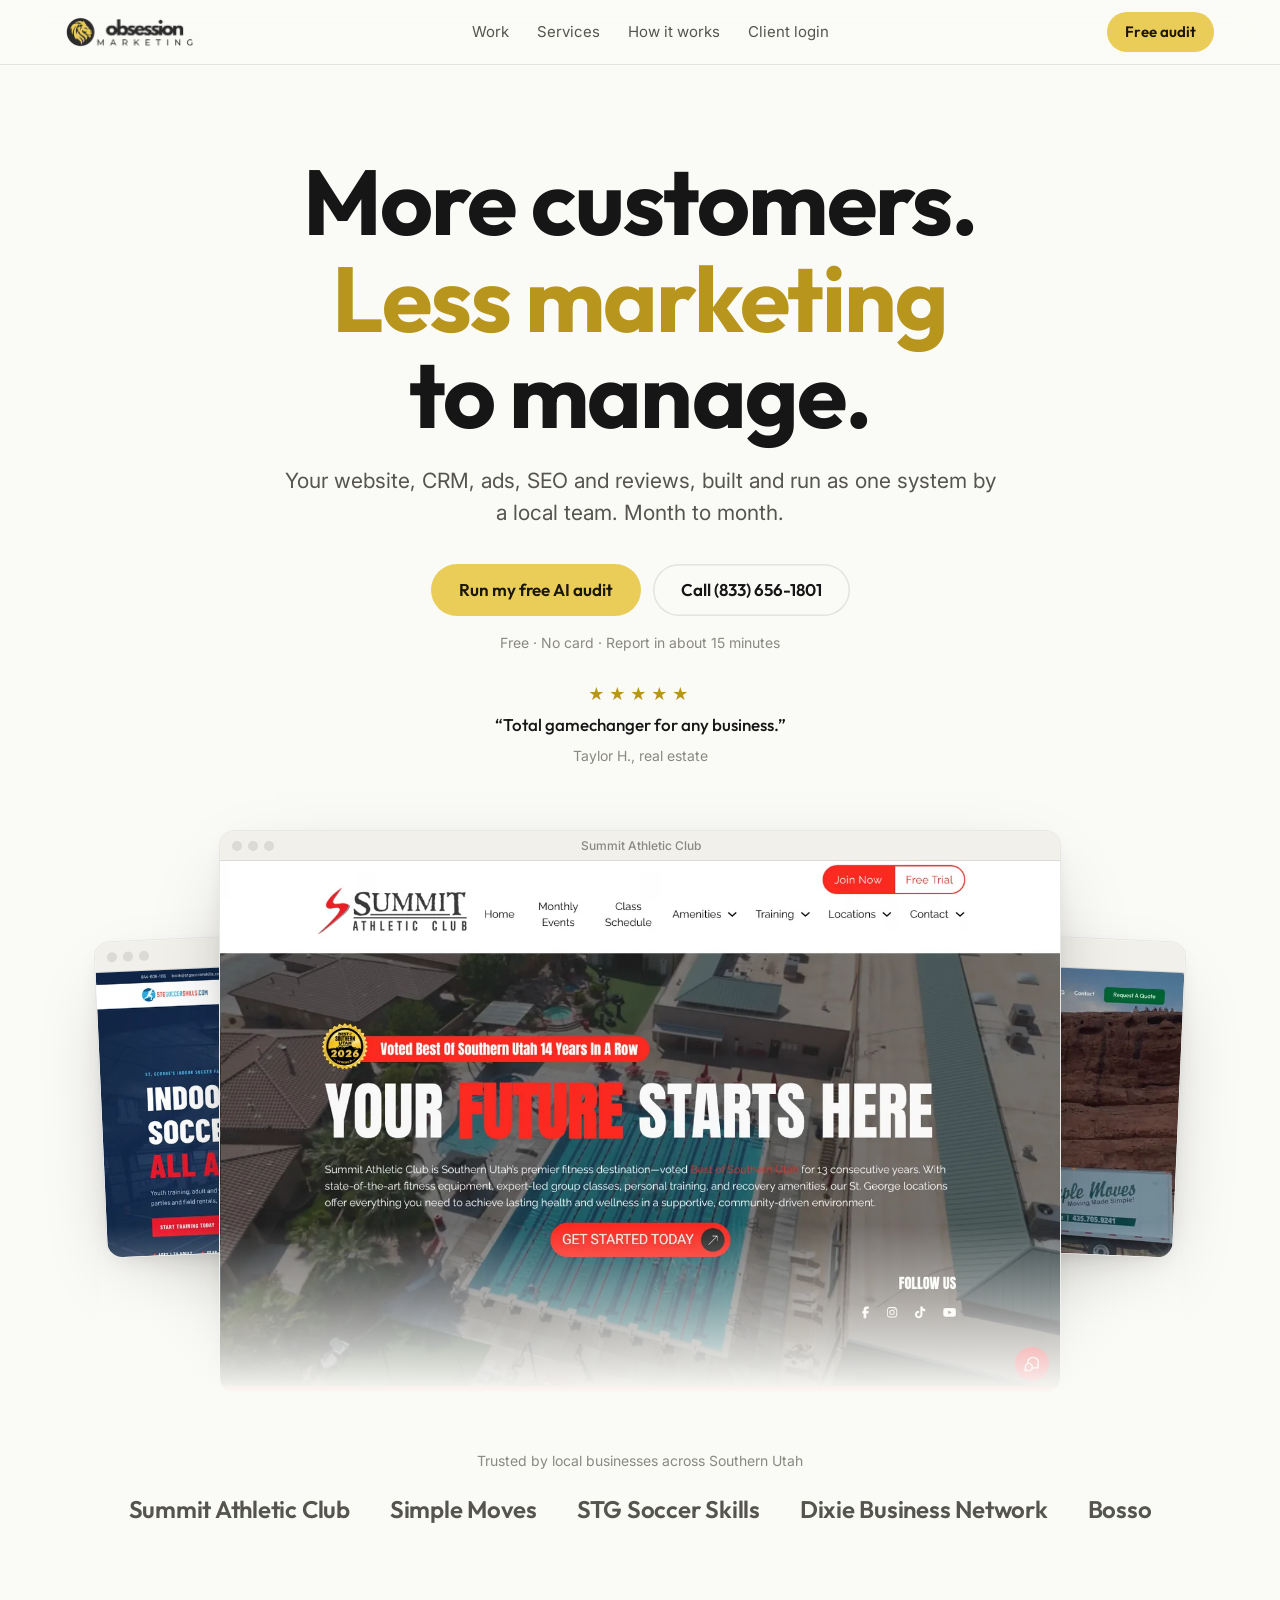
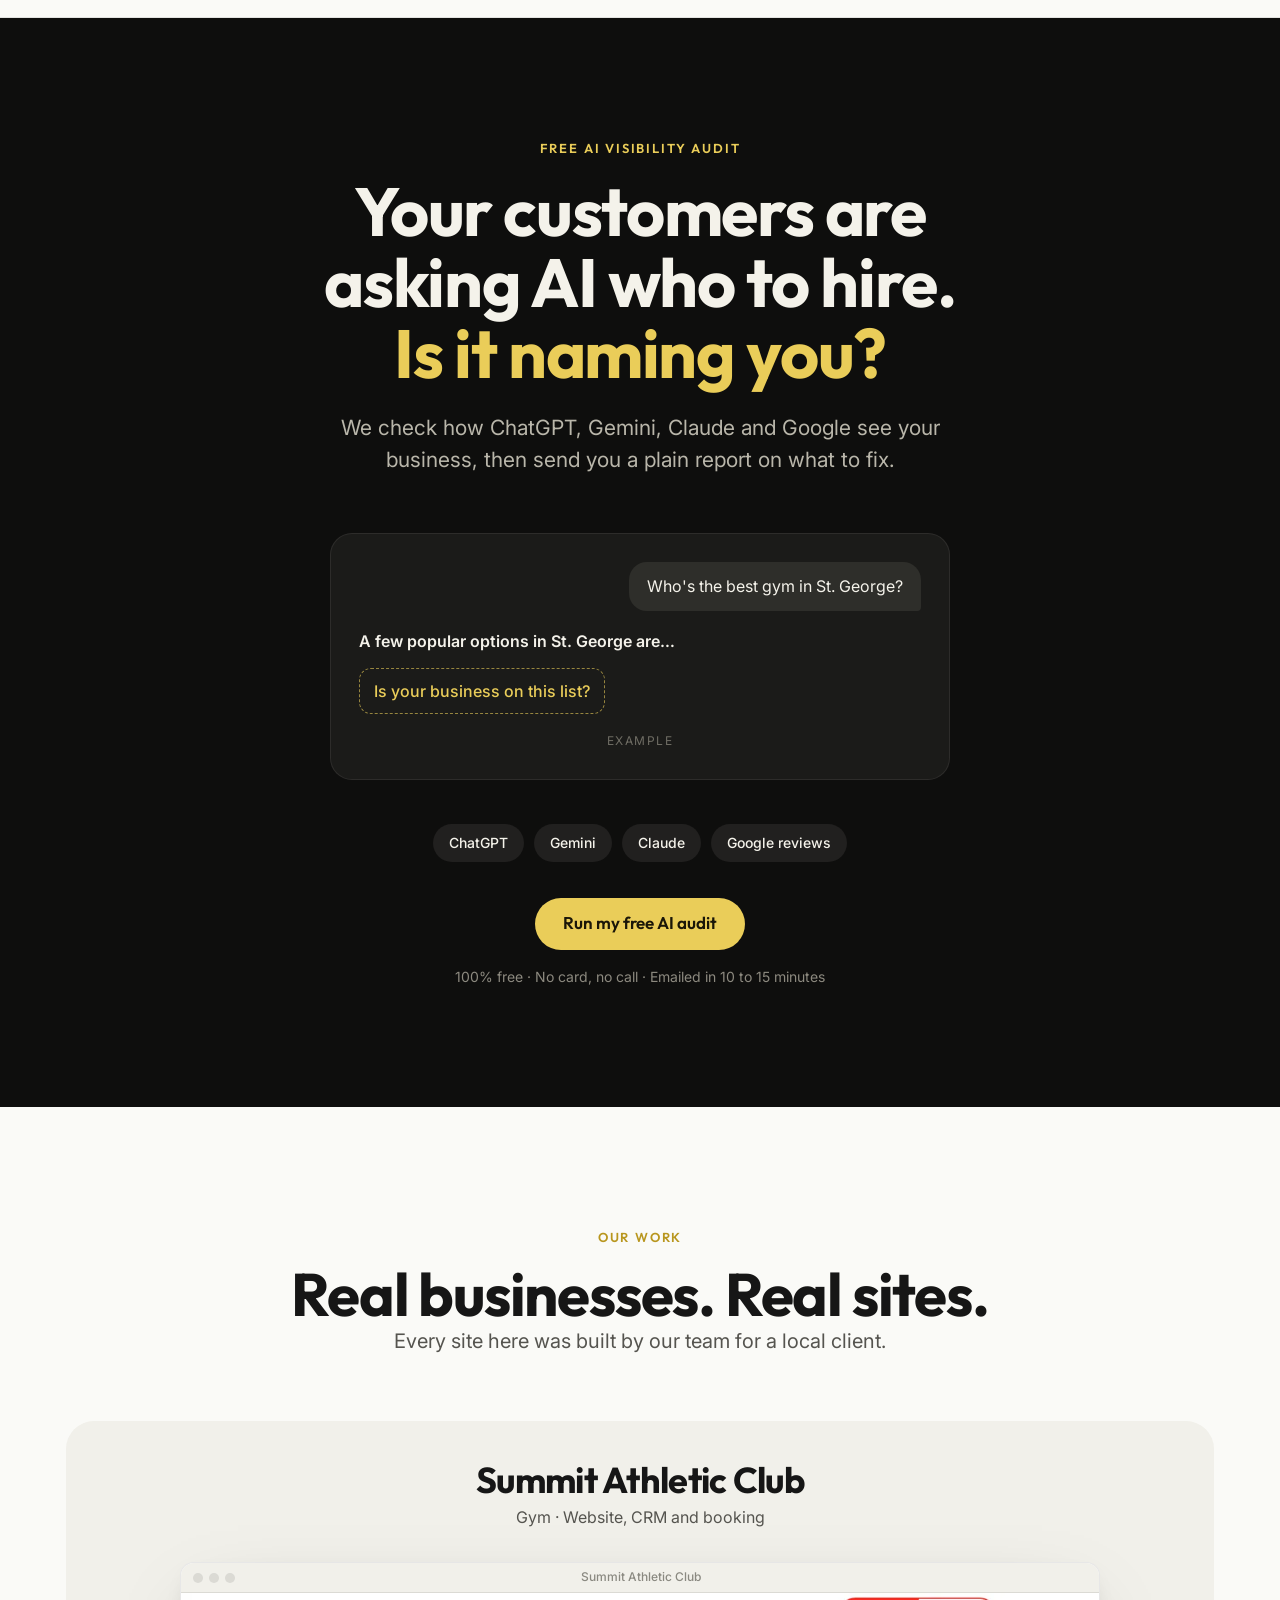
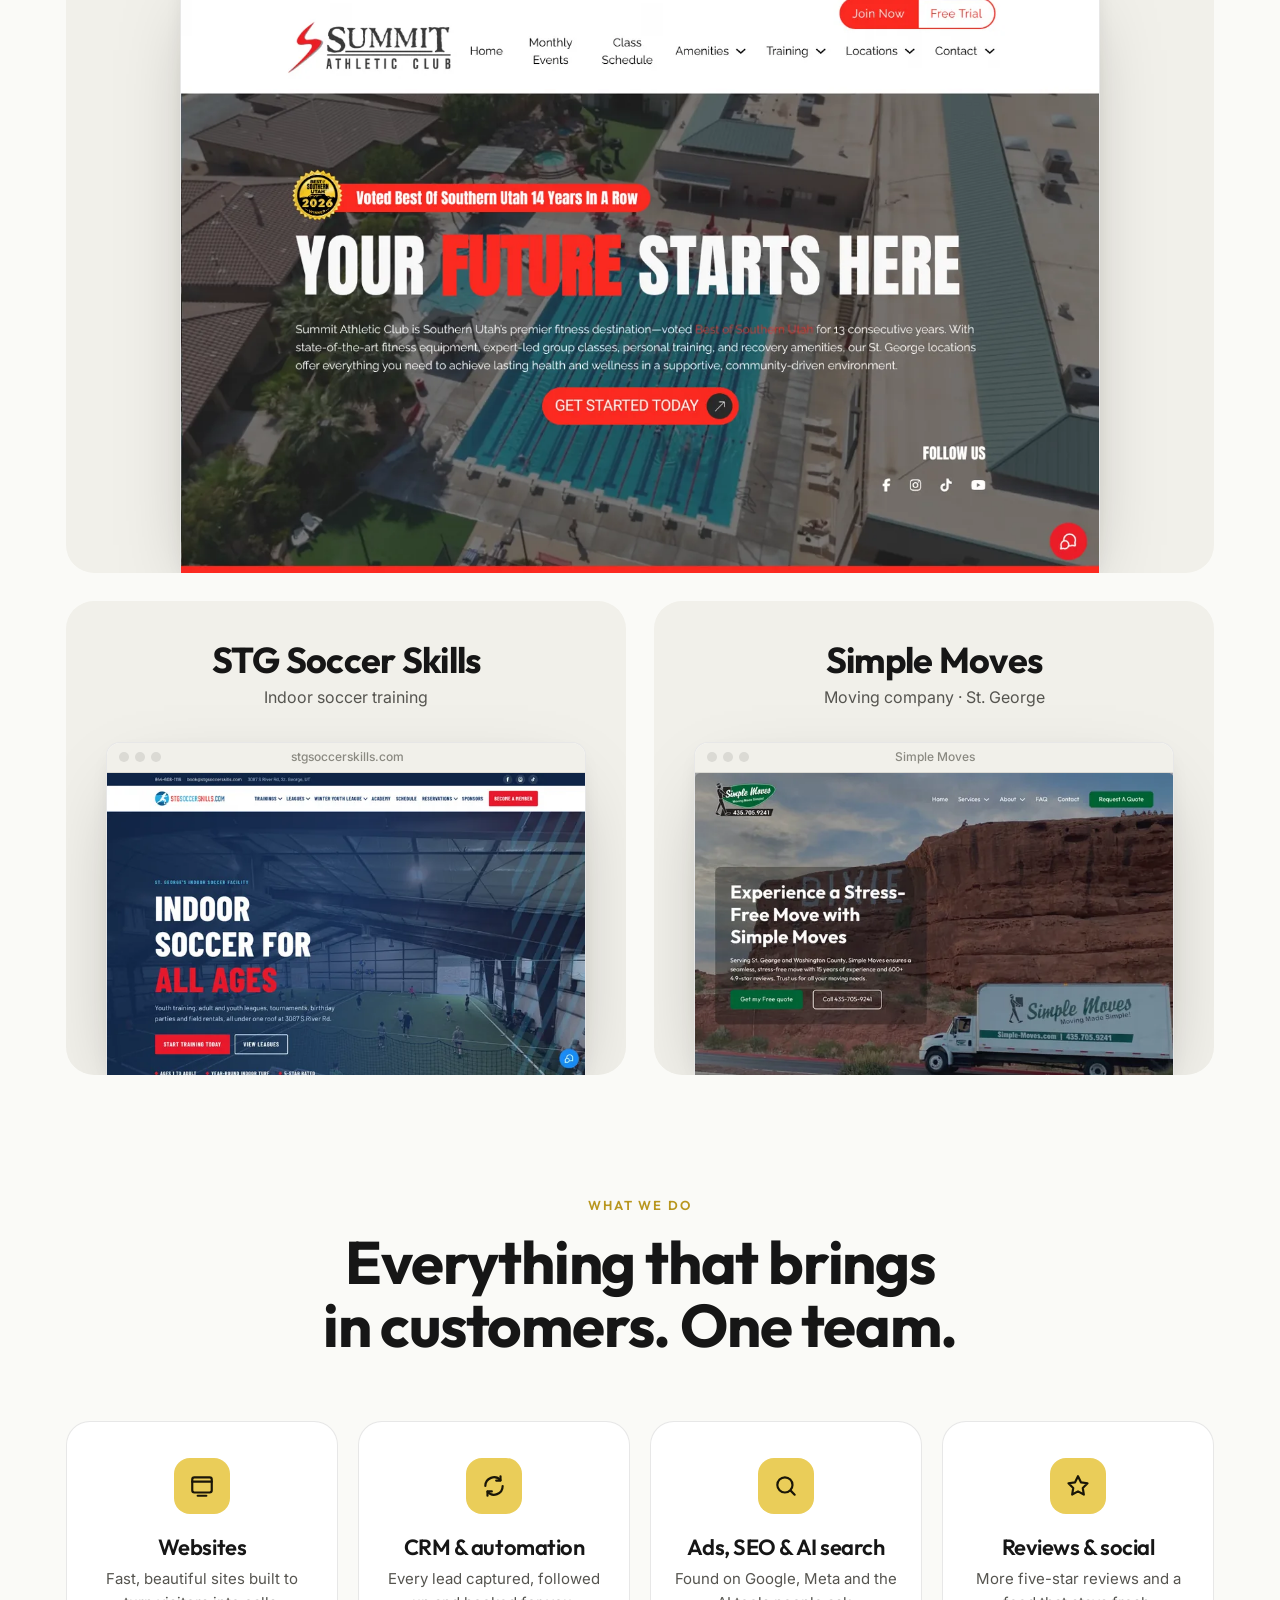
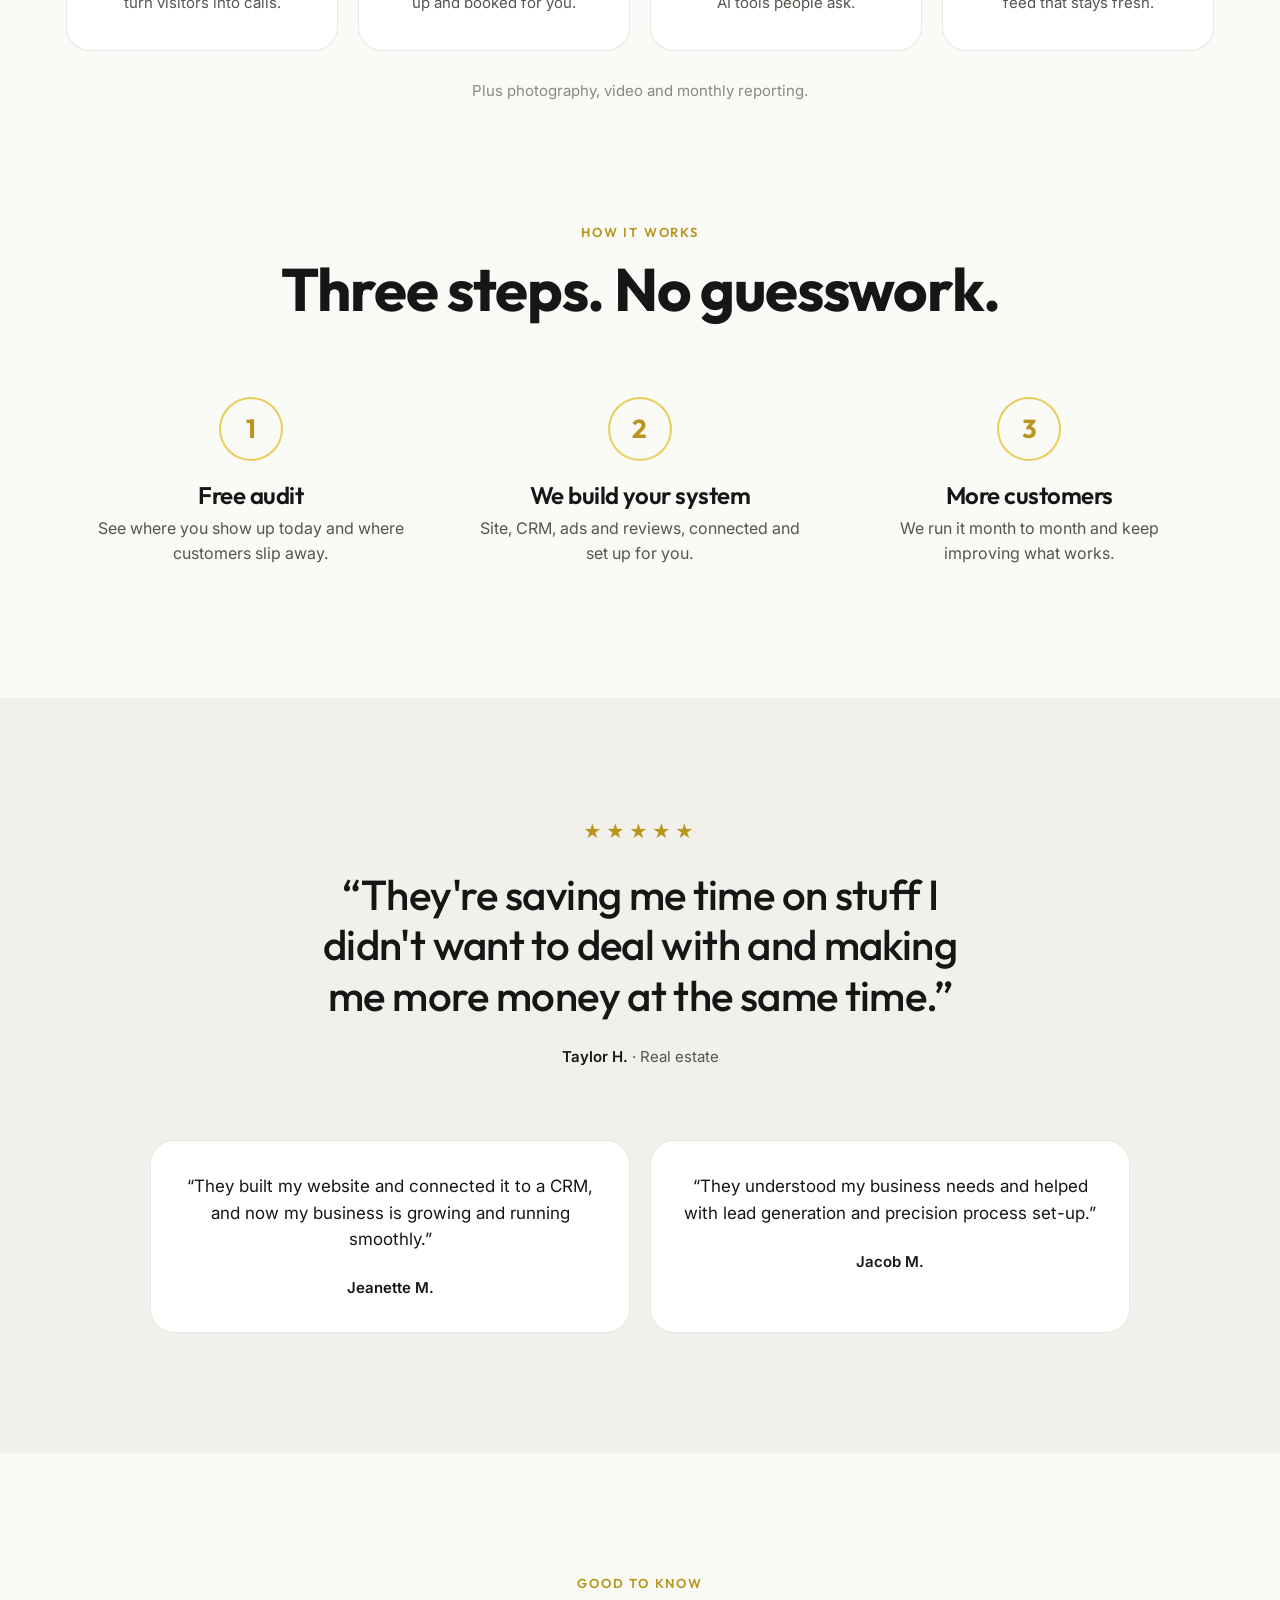
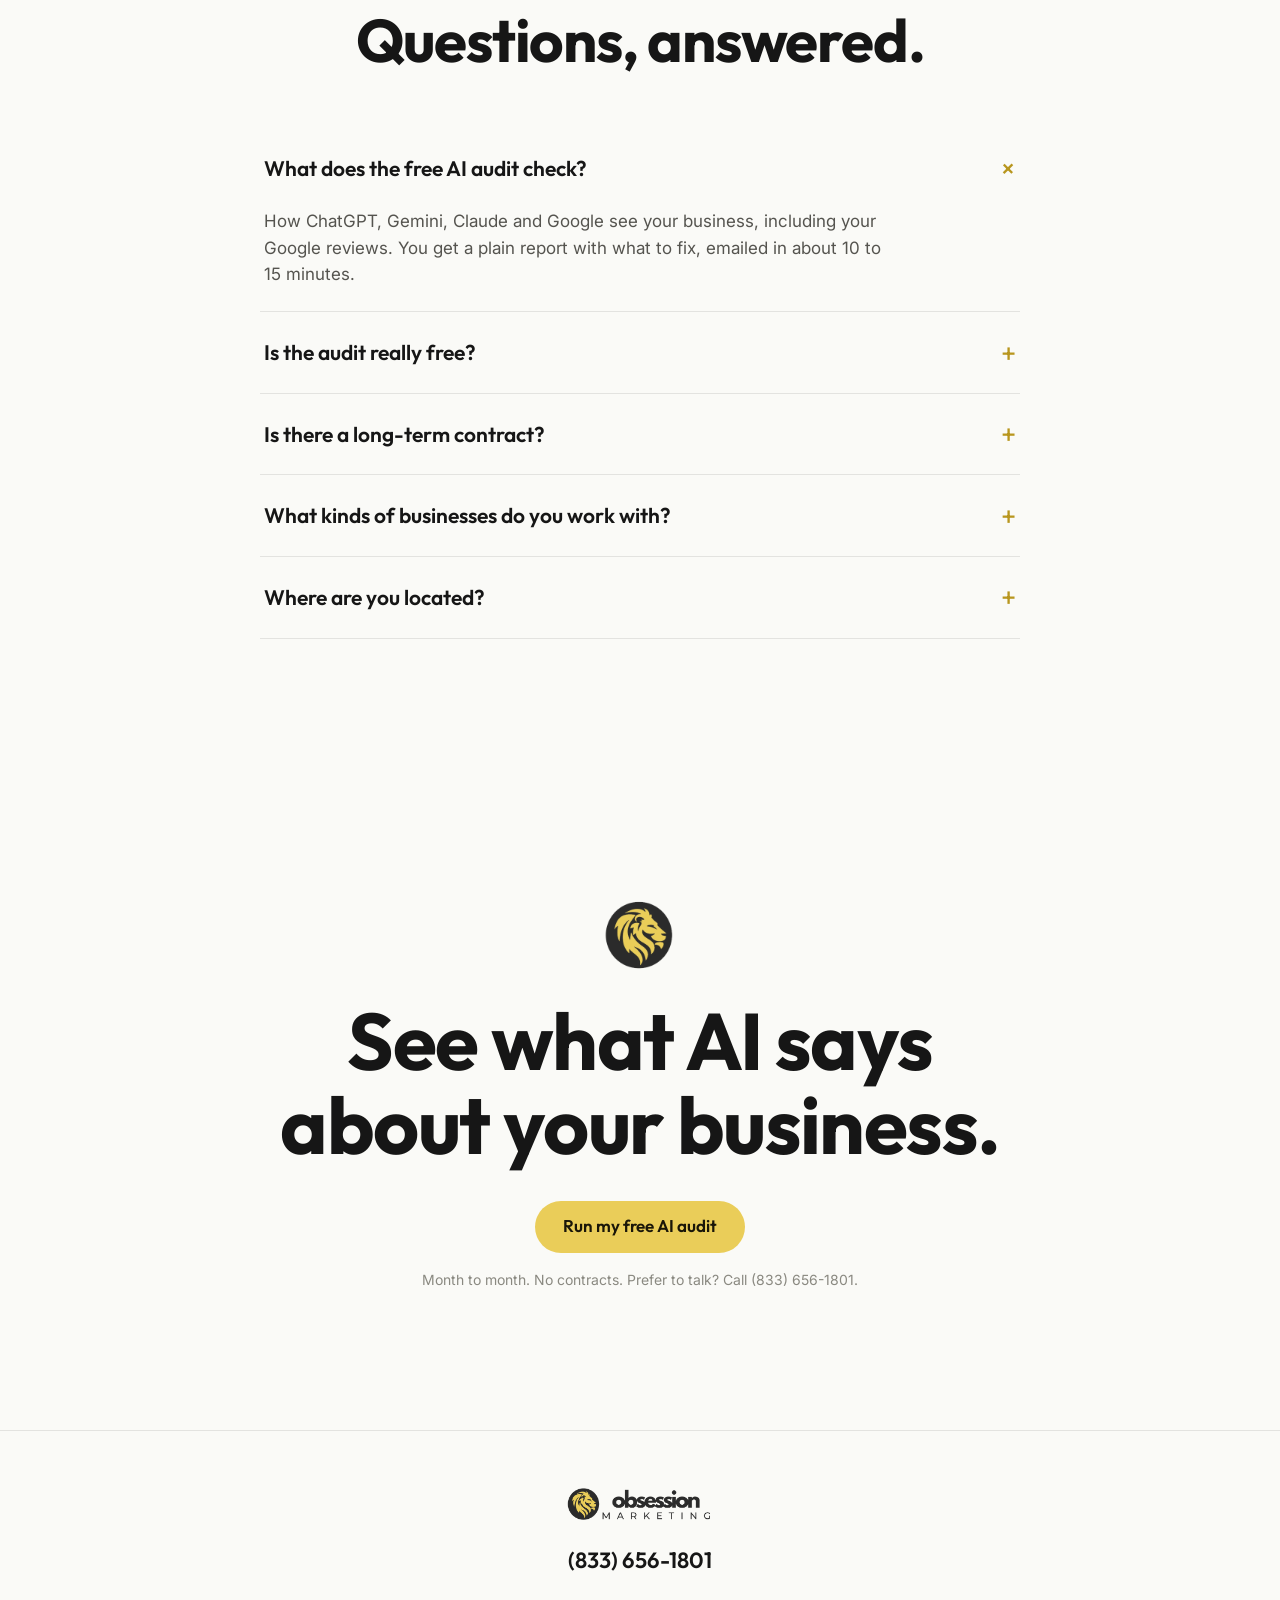
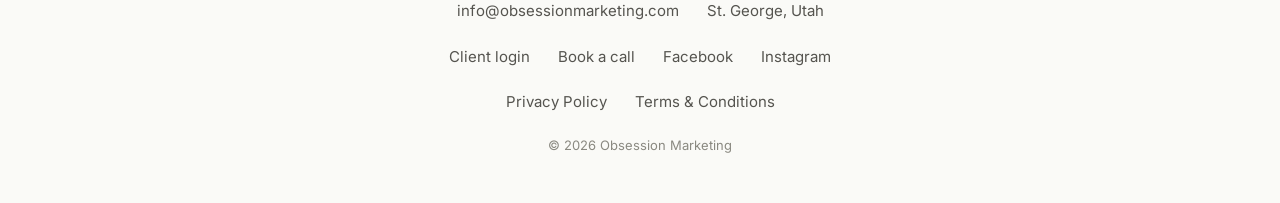
<file: faqs/index.html>
<!doctype html><html lang="en"><head><meta charset="utf-8"><title>Redirecting&hellip;</title><link rel="canonical" href="https://obsessionmarketing.com/#faq"><meta name="robots" content="noindex"><meta http-equiv="refresh" content="0; url=../#faq"></head><body><p><a href="../#faq">Continue</a></p><script>location.replace("../#faq")</script></body></html>
</file>
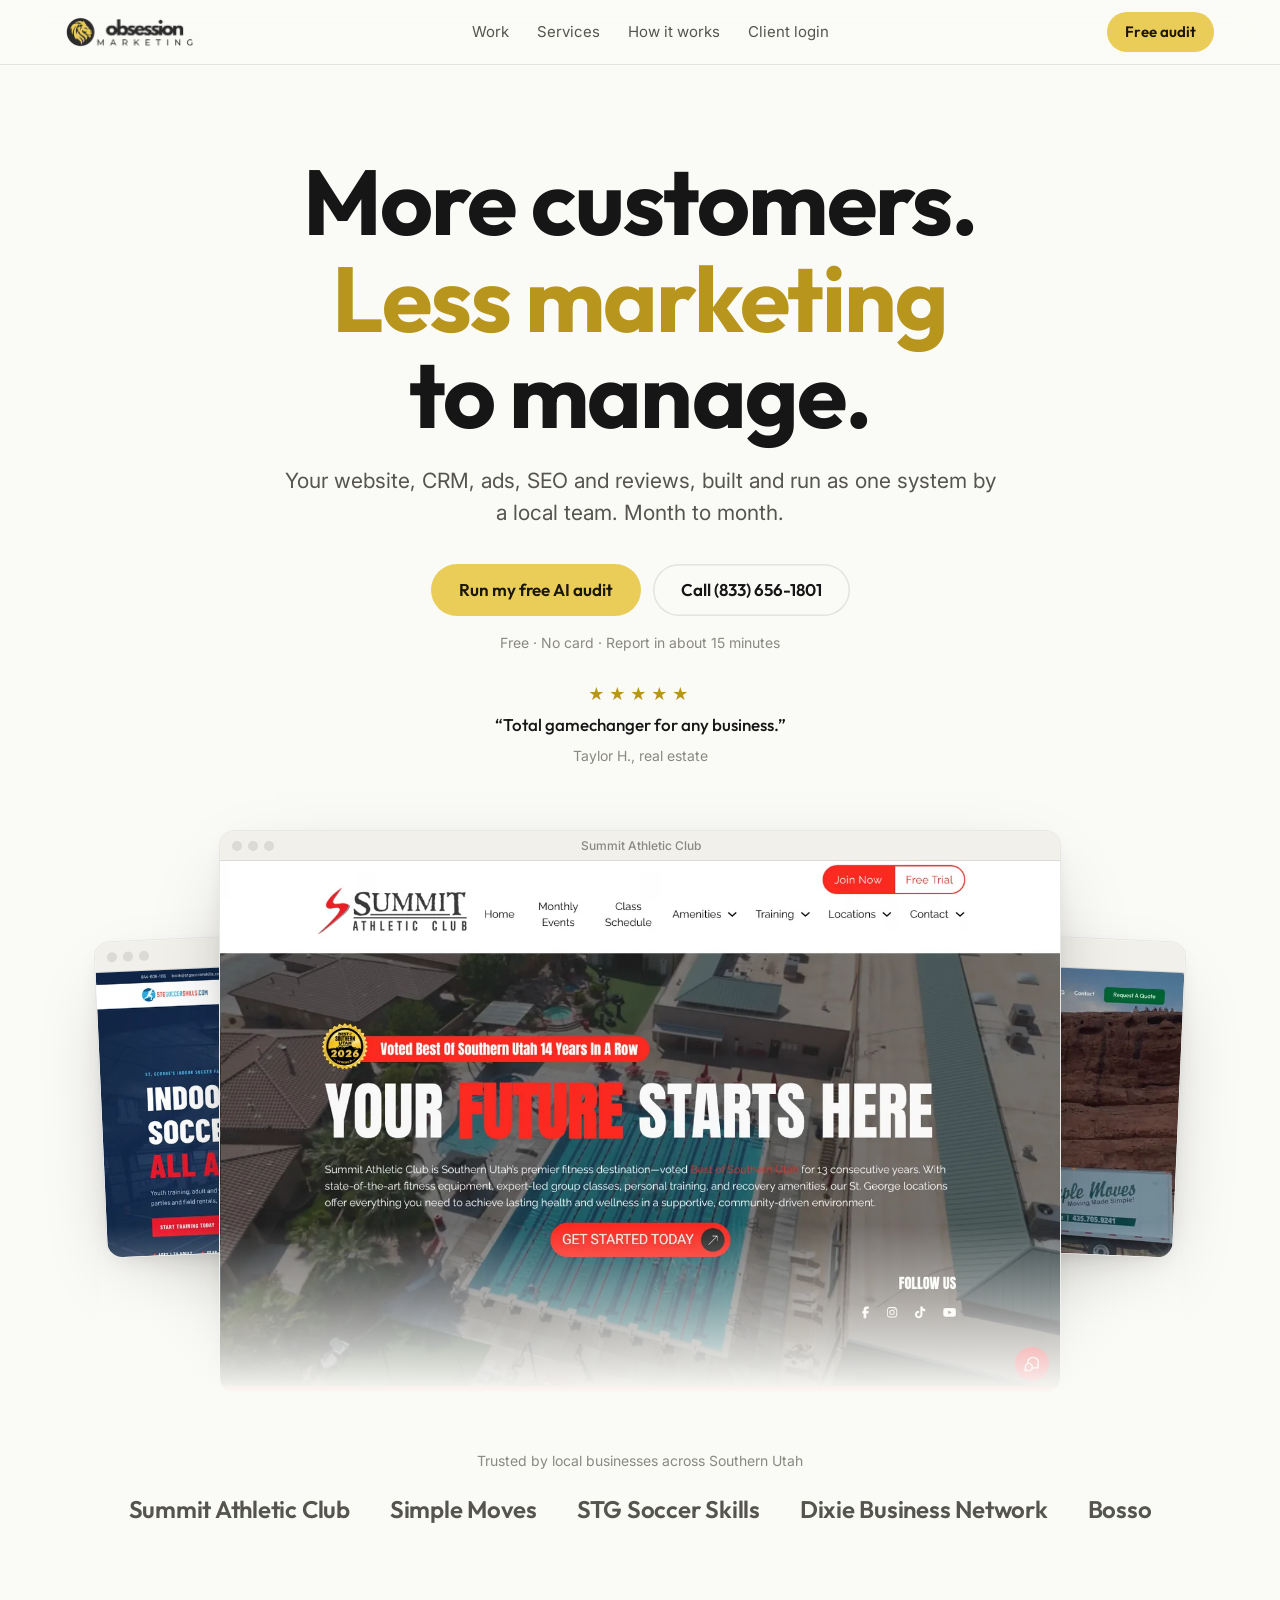
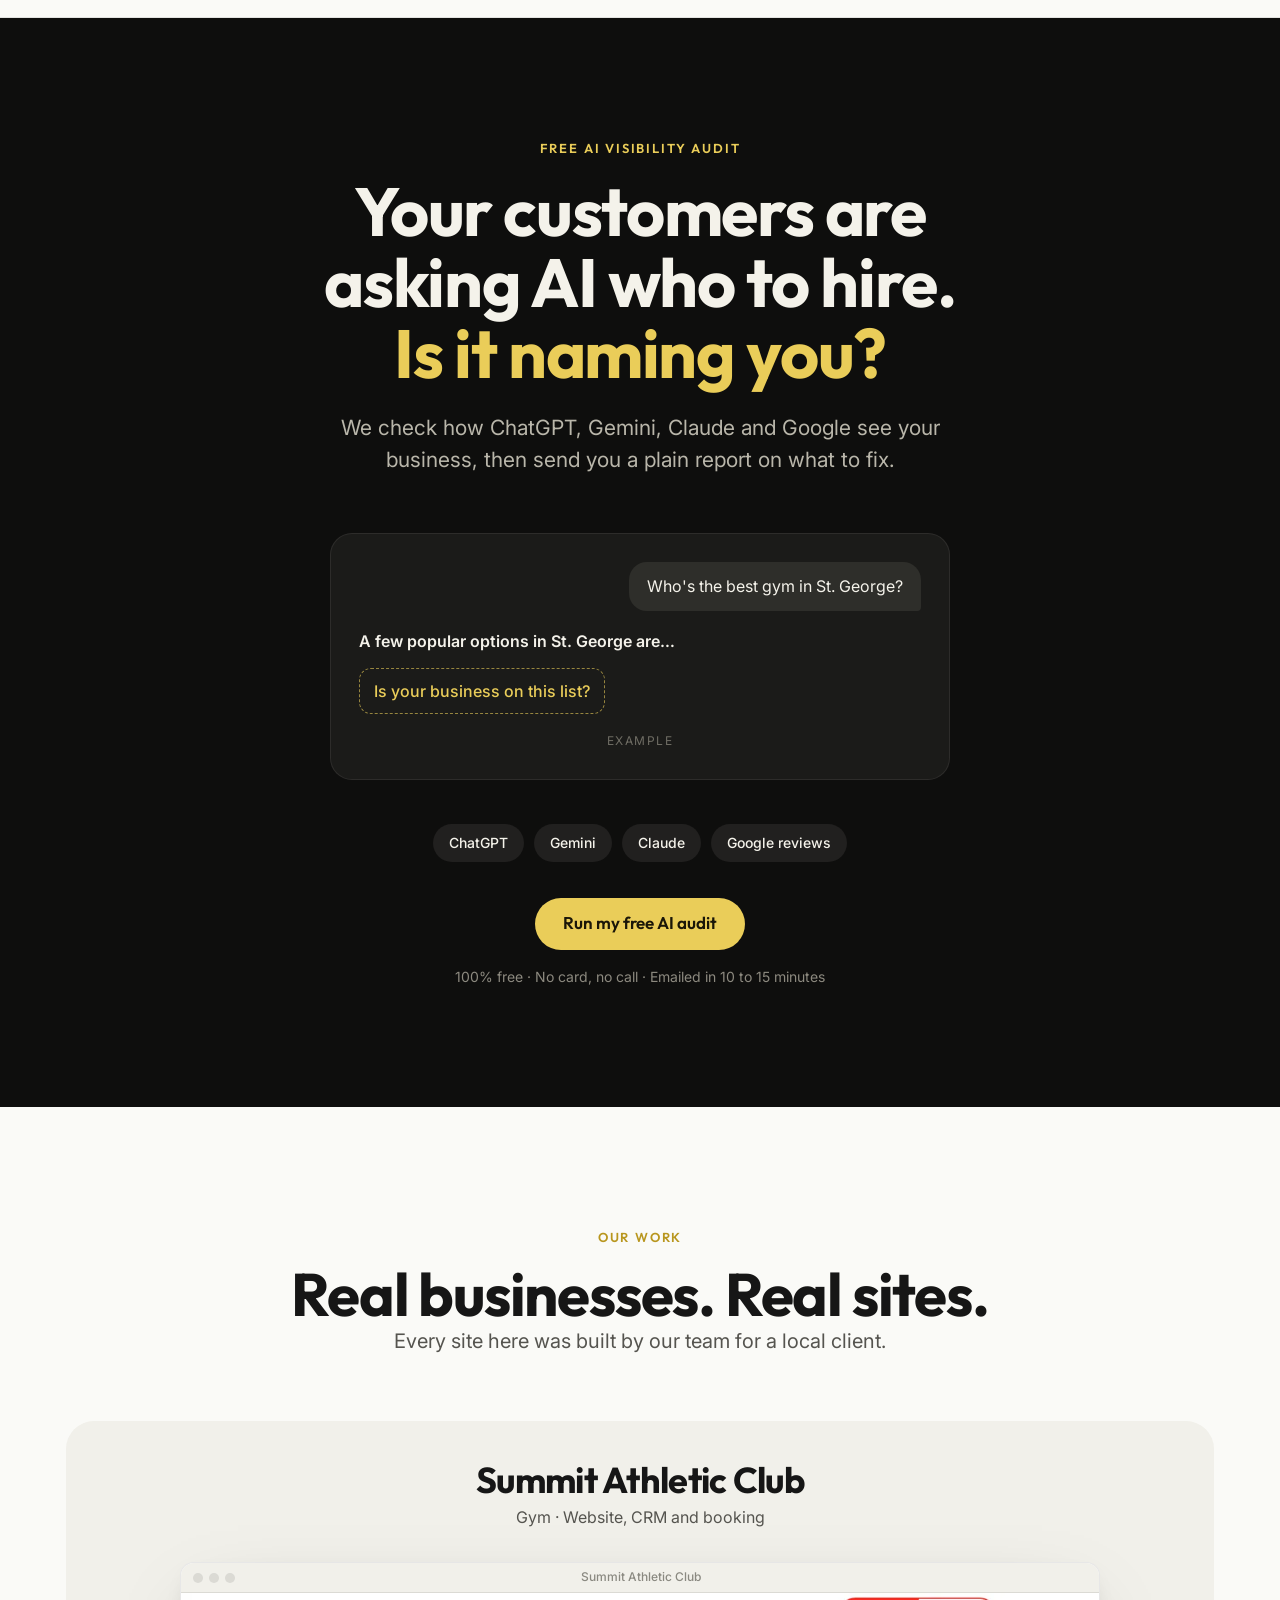
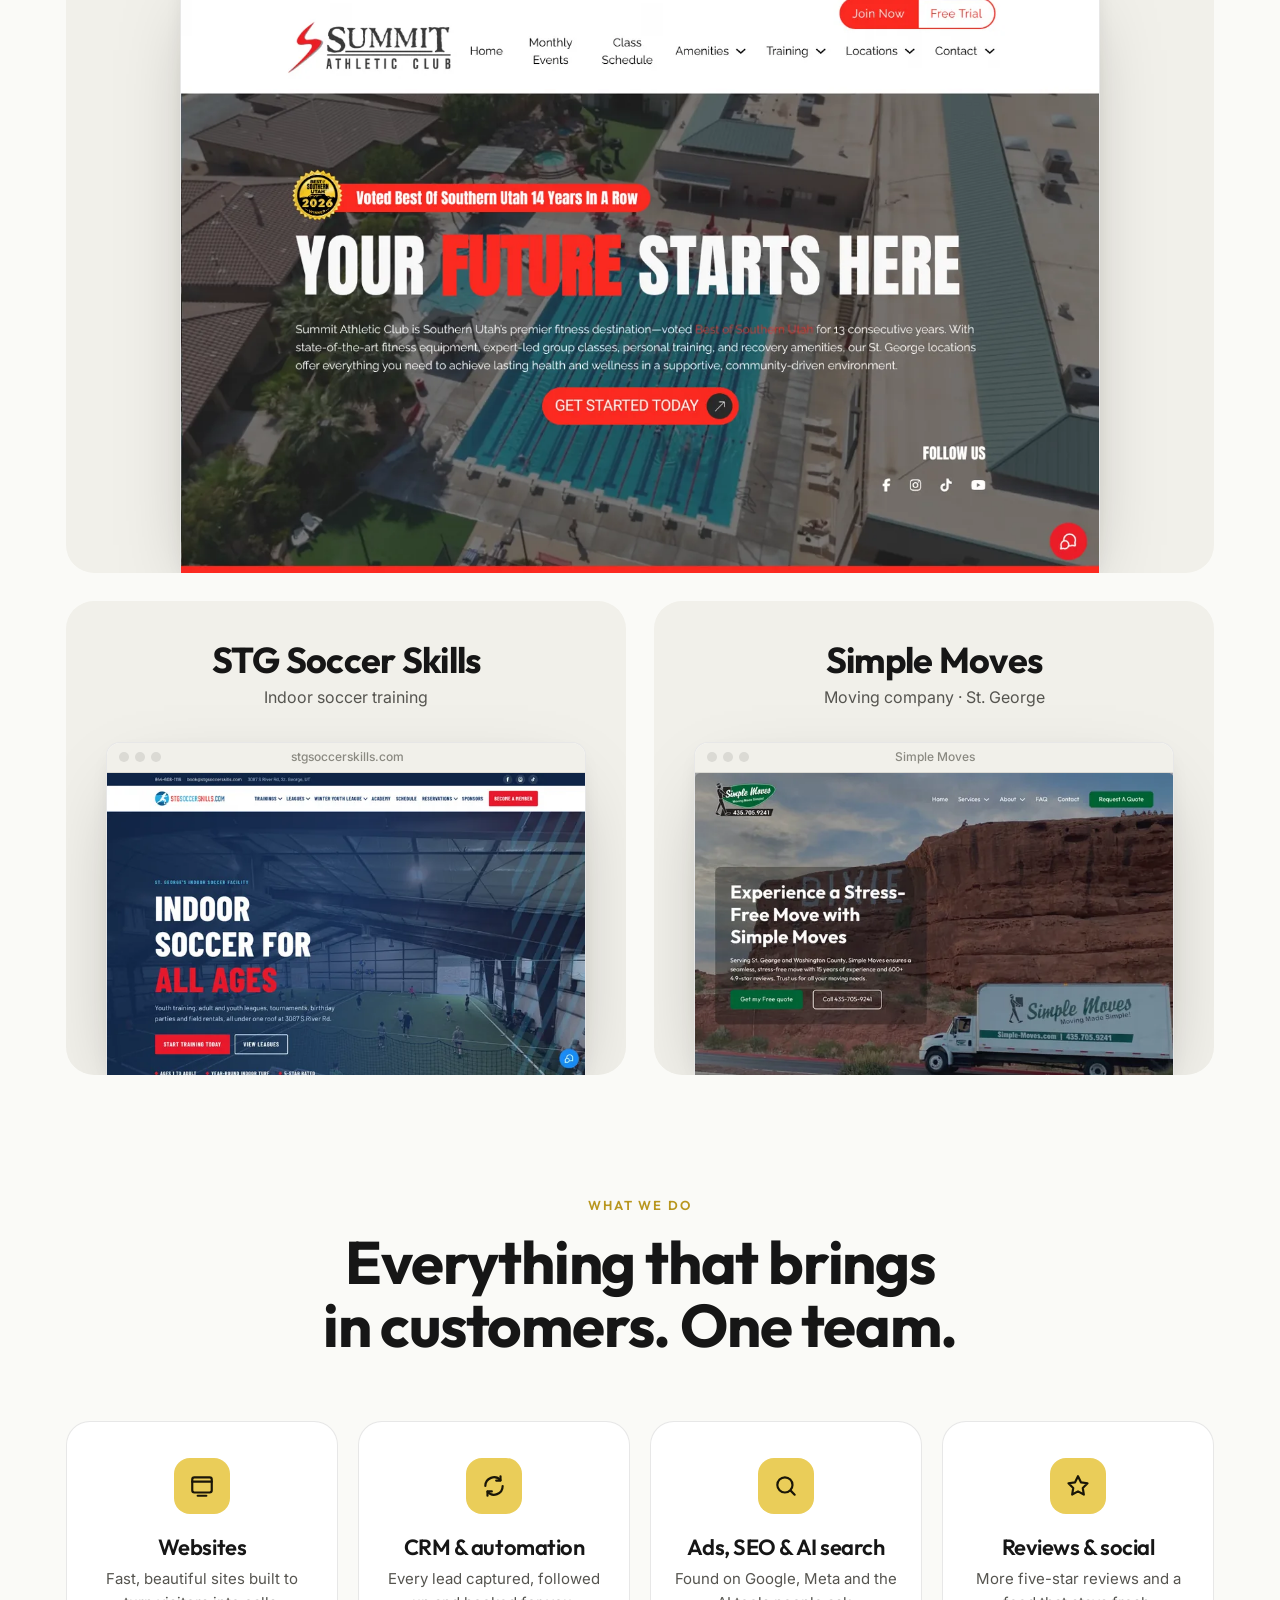
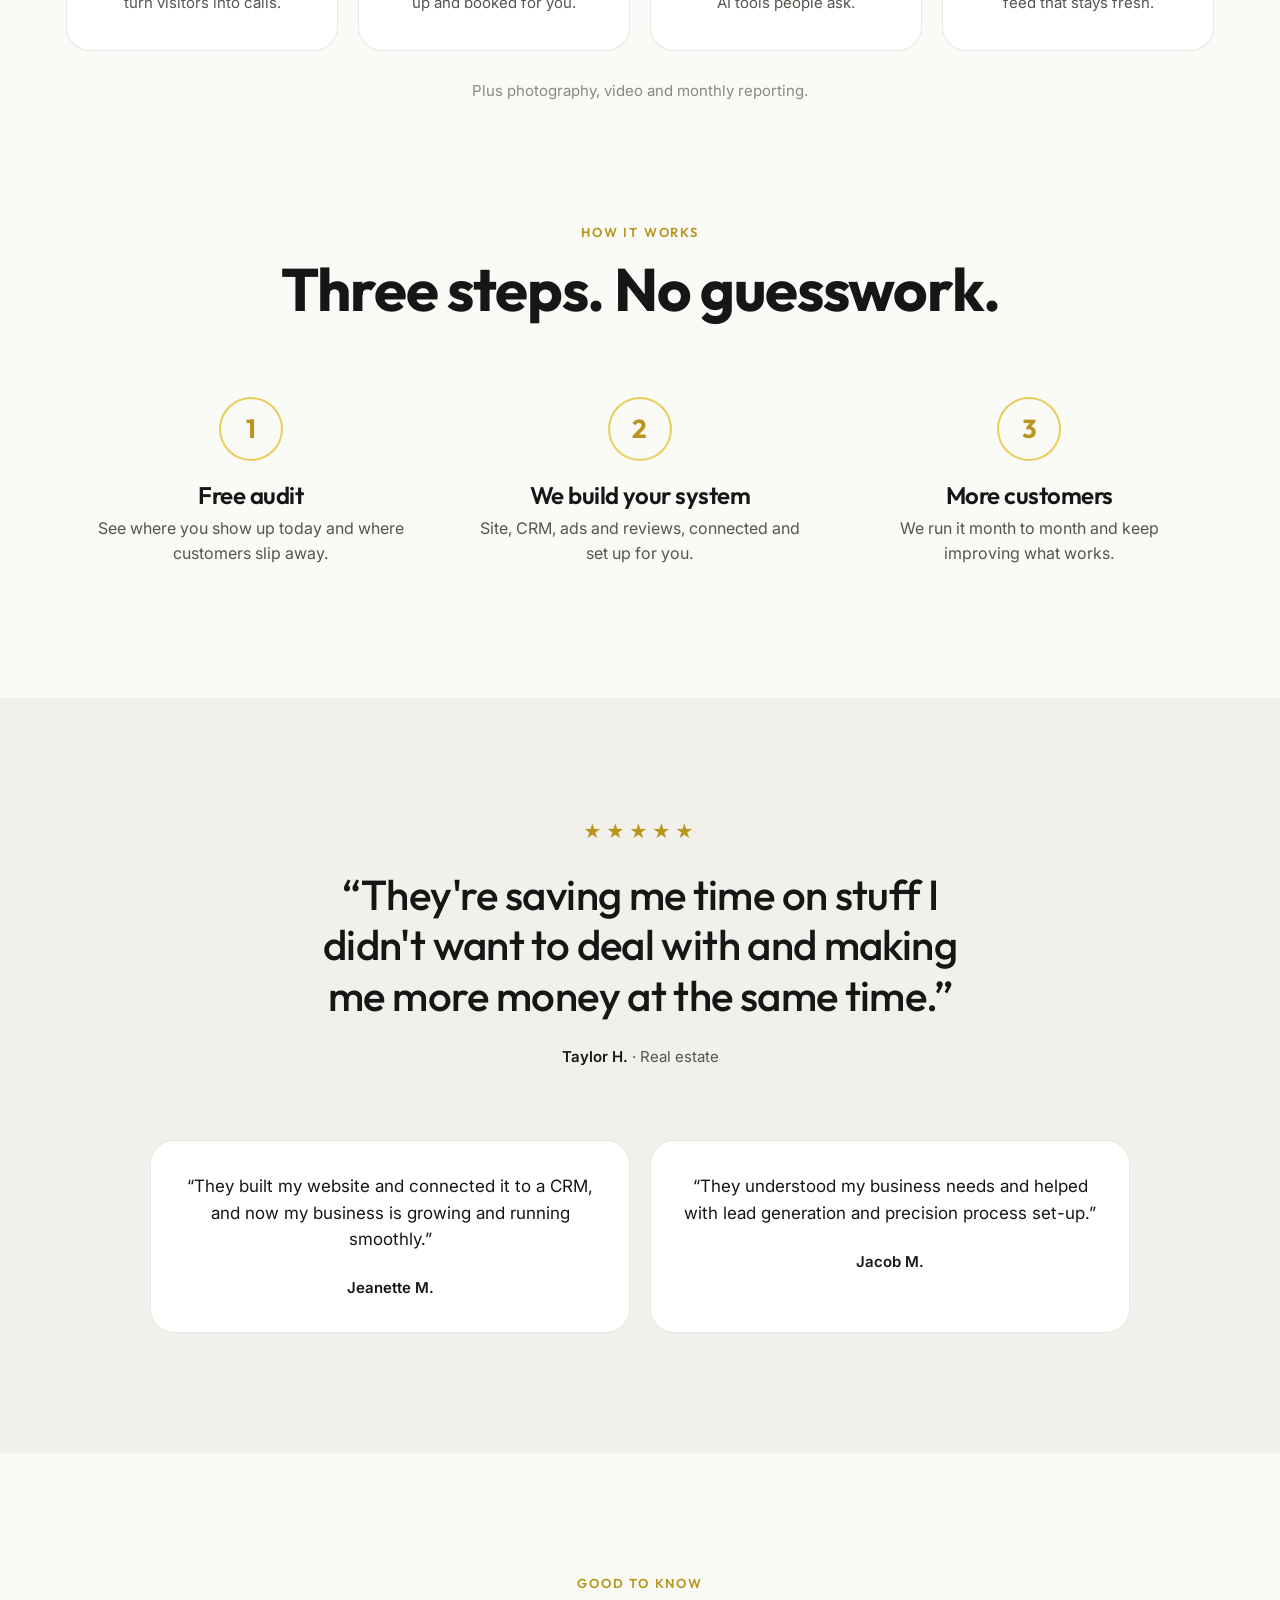
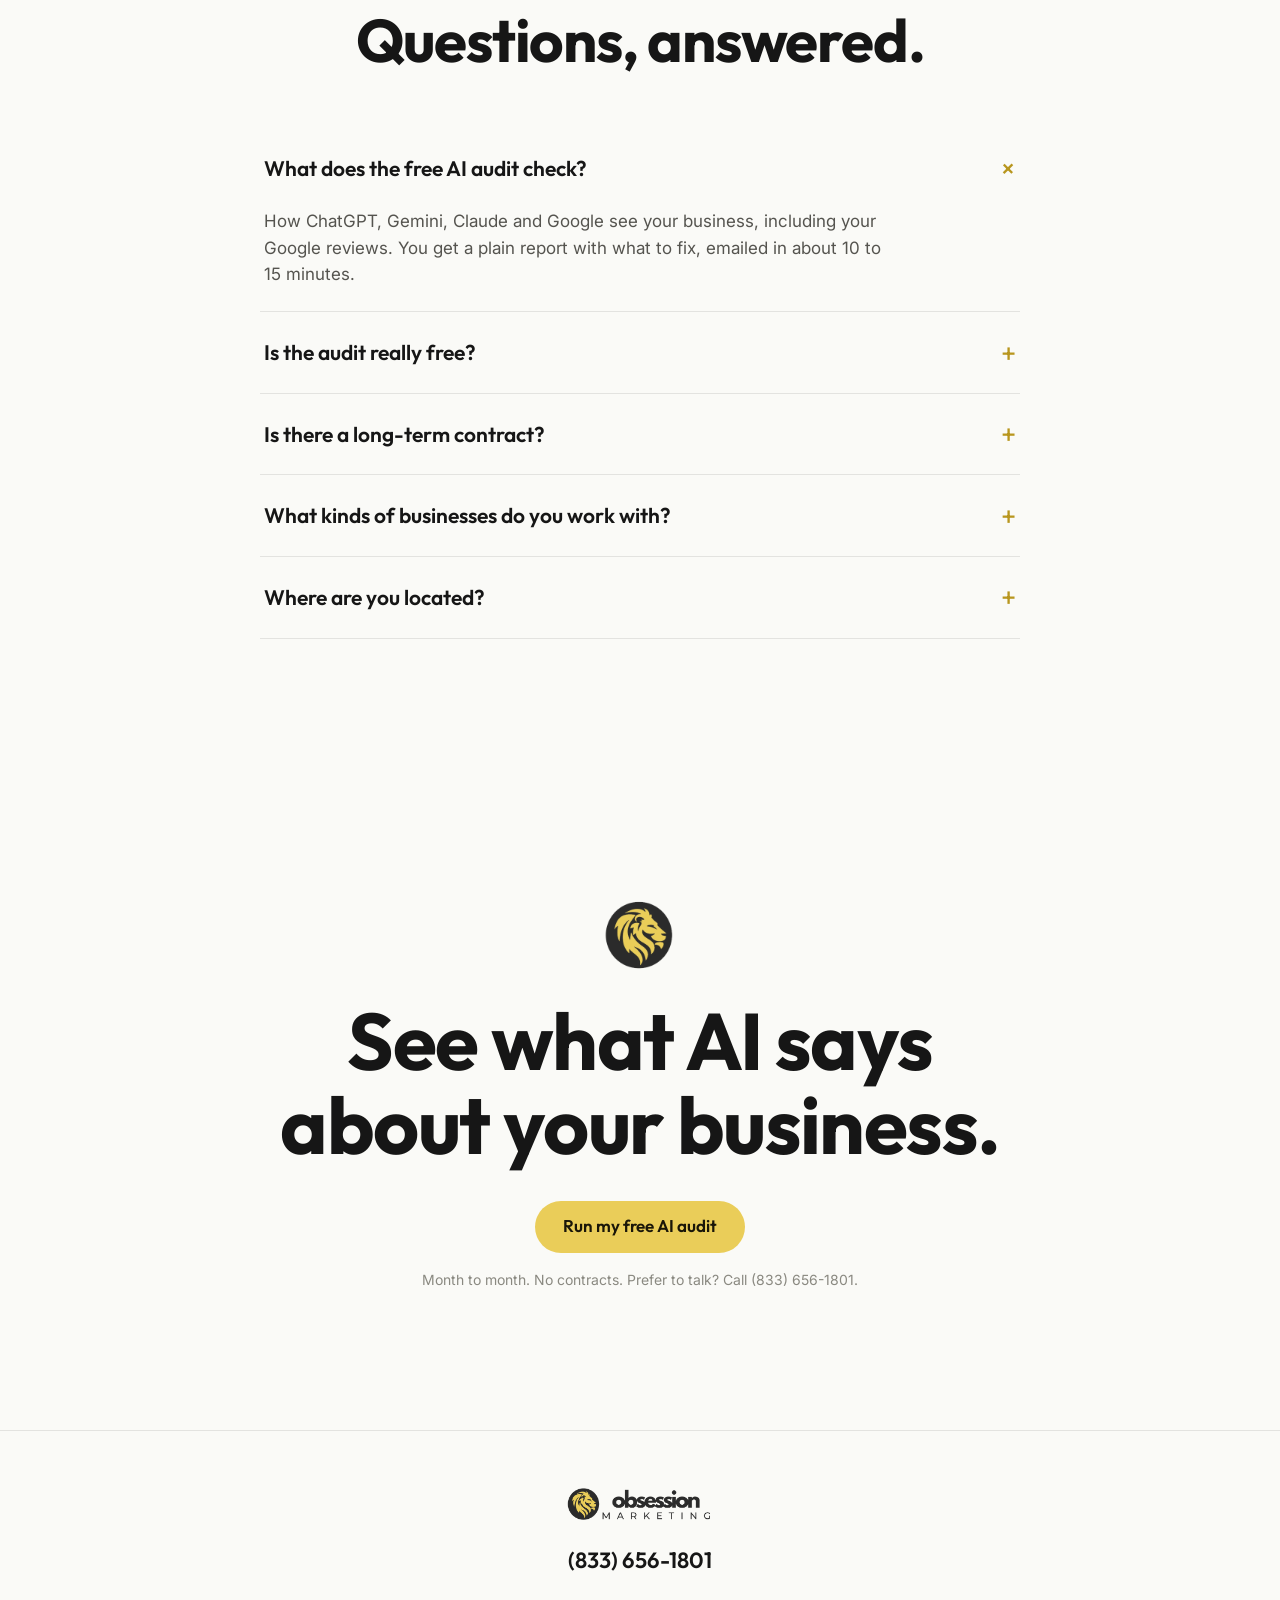
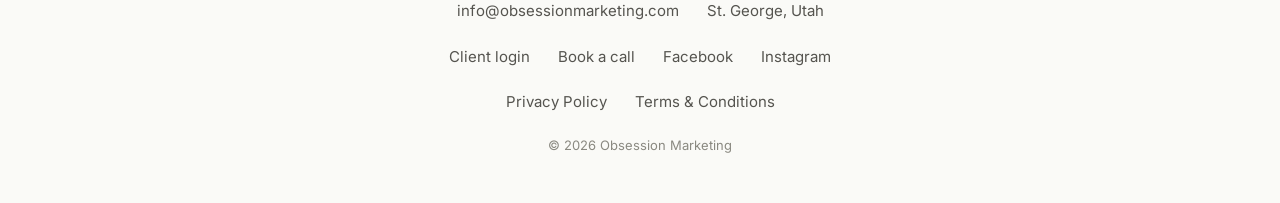
<file: services/index.html>
<!doctype html><html lang="en"><head><meta charset="utf-8"><title>Redirecting&hellip;</title><link rel="canonical" href="https://obsessionmarketing.com/#services"><meta name="robots" content="noindex"><meta http-equiv="refresh" content="0; url=../#services"></head><body><p><a href="../#services">Continue</a></p><script>location.replace("../#services")</script></body></html>
</file>
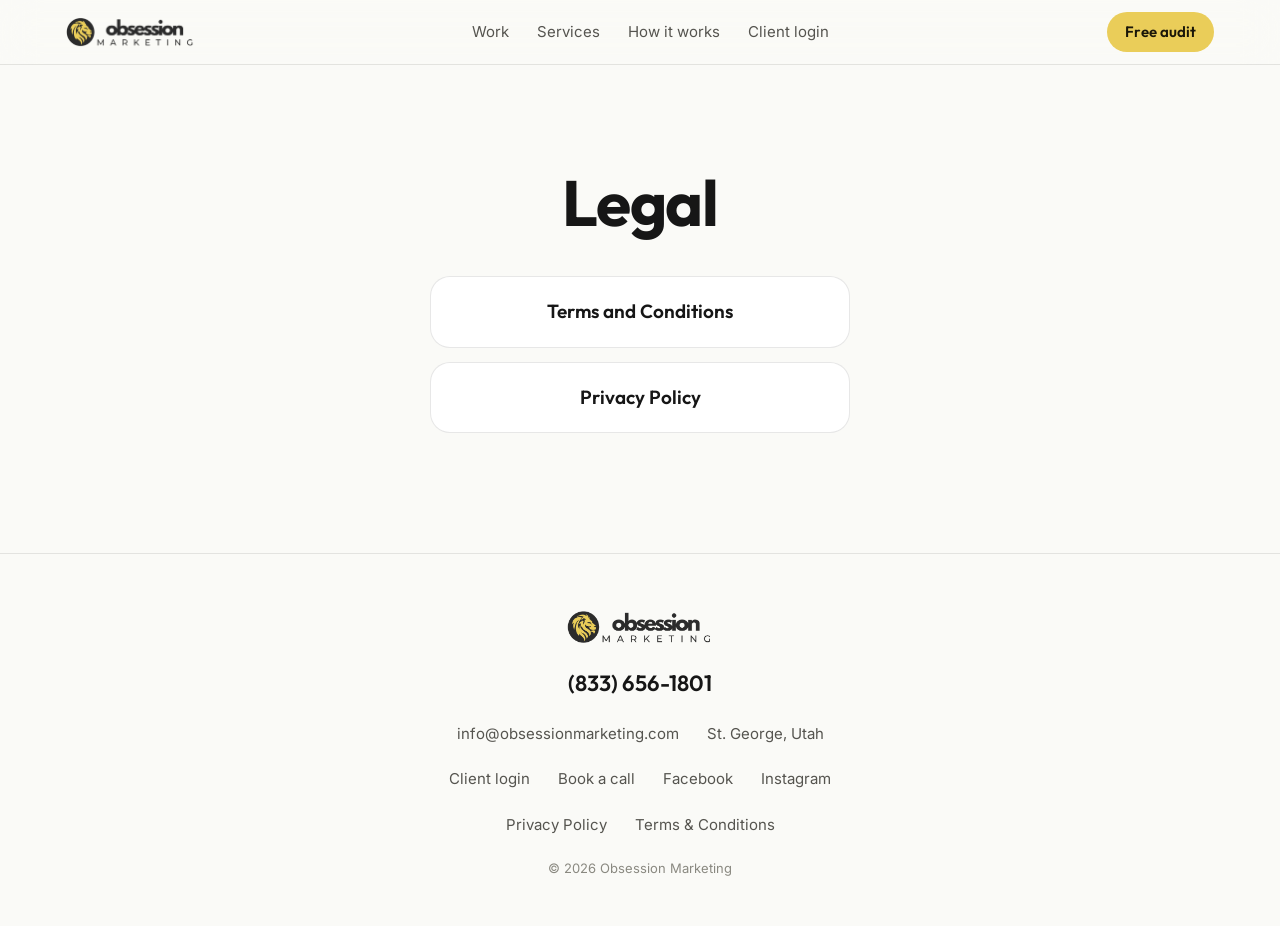
<file: wpautoterms/index.html>
<!doctype html>
<html lang="en">
<head>
<meta charset="utf-8">
<meta name="viewport" content="width=device-width, initial-scale=1, viewport-fit=cover">
<title>Legal | Obsession Marketing</title>
<meta name="description" content="Terms and Conditions and Privacy Policy for obsessionmarketing.com.">
<link rel="canonical" href="https://obsessionmarketing.com/wpautoterms/">
<meta property="og:type" content="website"><meta property="og:site_name" content="Obsession Marketing">
<meta property="og:title" content="Legal | Obsession Marketing"><meta property="og:description" content="Terms and Conditions and Privacy Policy for obsessionmarketing.com.">
<meta property="og:url" content="https://obsessionmarketing.com/wpautoterms/"><meta property="og:image" content="https://obsessionmarketing.com/assets/img/og.jpg">
<meta name="twitter:card" content="summary_large_image">
<meta name="theme-color" content="#FAFAF7" media="(prefers-color-scheme: light)">
<meta name="theme-color" content="#0B0B0A" media="(prefers-color-scheme: dark)">
<link rel="icon" href="../assets/img/favicon-32.png" sizes="32x32">
<link rel="apple-touch-icon" href="../assets/img/apple-touch-icon.png">
<link rel="preconnect" href="https://fonts.googleapis.com"><link rel="preconnect" href="https://fonts.gstatic.com" crossorigin>
<link rel="stylesheet" href="https://fonts.googleapis.com/css2?family=Outfit:wght@400;500;600;700;800&family=Inter:wght@400;500;600&display=swap">
<link rel="stylesheet" href="../assets/site.css?v=3">
</head>
<body>
<a class="skip" href="#top">Skip to content</a>
<header>
  <div class="wrap nav">
    <a class="brand" href="../" aria-label="Obsession Marketing home"><img class="logo-l" src="../assets/img/logo-dark.png" alt="Obsession Marketing" width="520" height="121"><img class="logo-d" src="../assets/img/logo-light.png" alt="Obsession Marketing" width="520" height="121"></a>
    <ul>
      <li><a href="../#work">Work</a></li>
      <li><a href="../#services">Services</a></li>
      <li><a href="../#how">How it works</a></li>
      
      <li><a href="https://app.obsessionmarketing.com/">Client login</a></li>
    </ul>
    <a class="btn btn-gold" href="https://audit.obsessionmarketing.com/start">Free audit</a>
  </div>
</header>
<main id="top" class="page">
  <div class="wrap">
    <div class="head center"><h1>Legal</h1></div>
    <div class="links">
      <a href="terms-and-conditions/">Terms and Conditions</a>
      <a href="privacy-policy/">Privacy Policy</a>
    </div>
  </div>
</main>
<footer>
  <div class="wrap foot">
    <a class="brand" href="../" aria-label="Obsession Marketing home"><img class="logo-l" src="../assets/img/logo-dark.png" alt="Obsession Marketing" width="520" height="121"><img class="logo-d" src="../assets/img/logo-light.png" alt="Obsession Marketing" width="520" height="121"></a>
    <a class="phone" href="tel:+18336561801">(833) 656-1801</a>
    <div class="row"><a href="mailto:info@obsessionmarketing.com">info@obsessionmarketing.com</a><span>St. George, Utah</span></div>
    <div class="row"><a href="https://app.obsessionmarketing.com/">Client login</a><a href="../book-a-marketing-call/">Book a call</a><a href="https://www.facebook.com/obsessionmarketing/" rel="noopener">Facebook</a><a href="https://instagram.com/obsessionmarketing" rel="noopener">Instagram</a></div>
    <div class="row"><a href="../wpautoterms/privacy-policy/">Privacy Policy</a><a href="../wpautoterms/terms-and-conditions/">Terms &amp; Conditions</a></div>
    <small>&copy; 2026 Obsession Marketing</small>
  </div>
</footer>
<div class="mbar"><a class="btn btn-gold" href="https://audit.obsessionmarketing.com/start">Run my free AI audit</a></div>
<chat-widget location-id="aLQPWyAgpzpWVsa0xm9D" prompt-msg="Let's connect. Text us here." revisit-prompt-msg="Welcome back, {{name}}. How can we help you today" use-email-field="true" show-consent-checkbox="true" agency-name="Obsession Marketing" agency-website="https://obsessionmarketing.com"></chat-widget>
<script src="https://widgets.leadconnectorhq.com/loader.js" data-resources-url="https://widgets.leadconnectorhq.com/chat-widget/loader.js" defer></script>
</body>
</html>
</file>
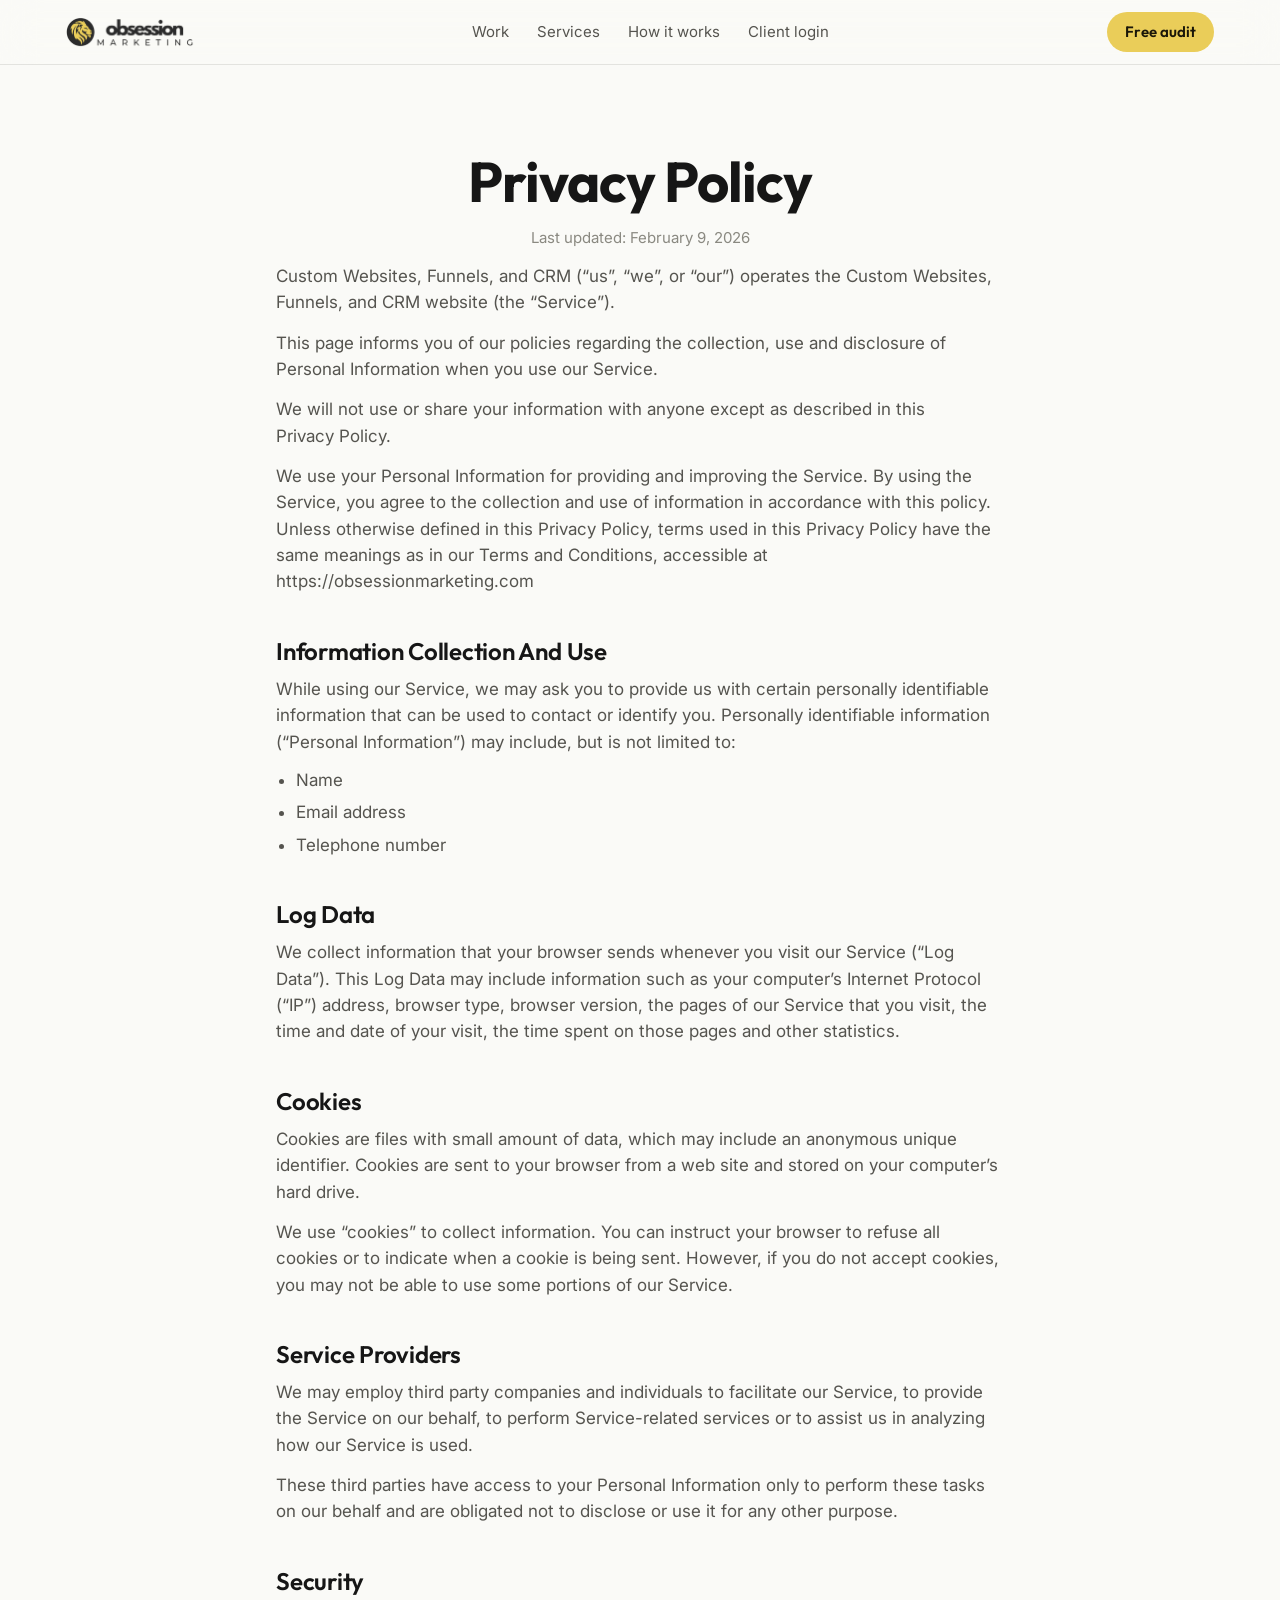
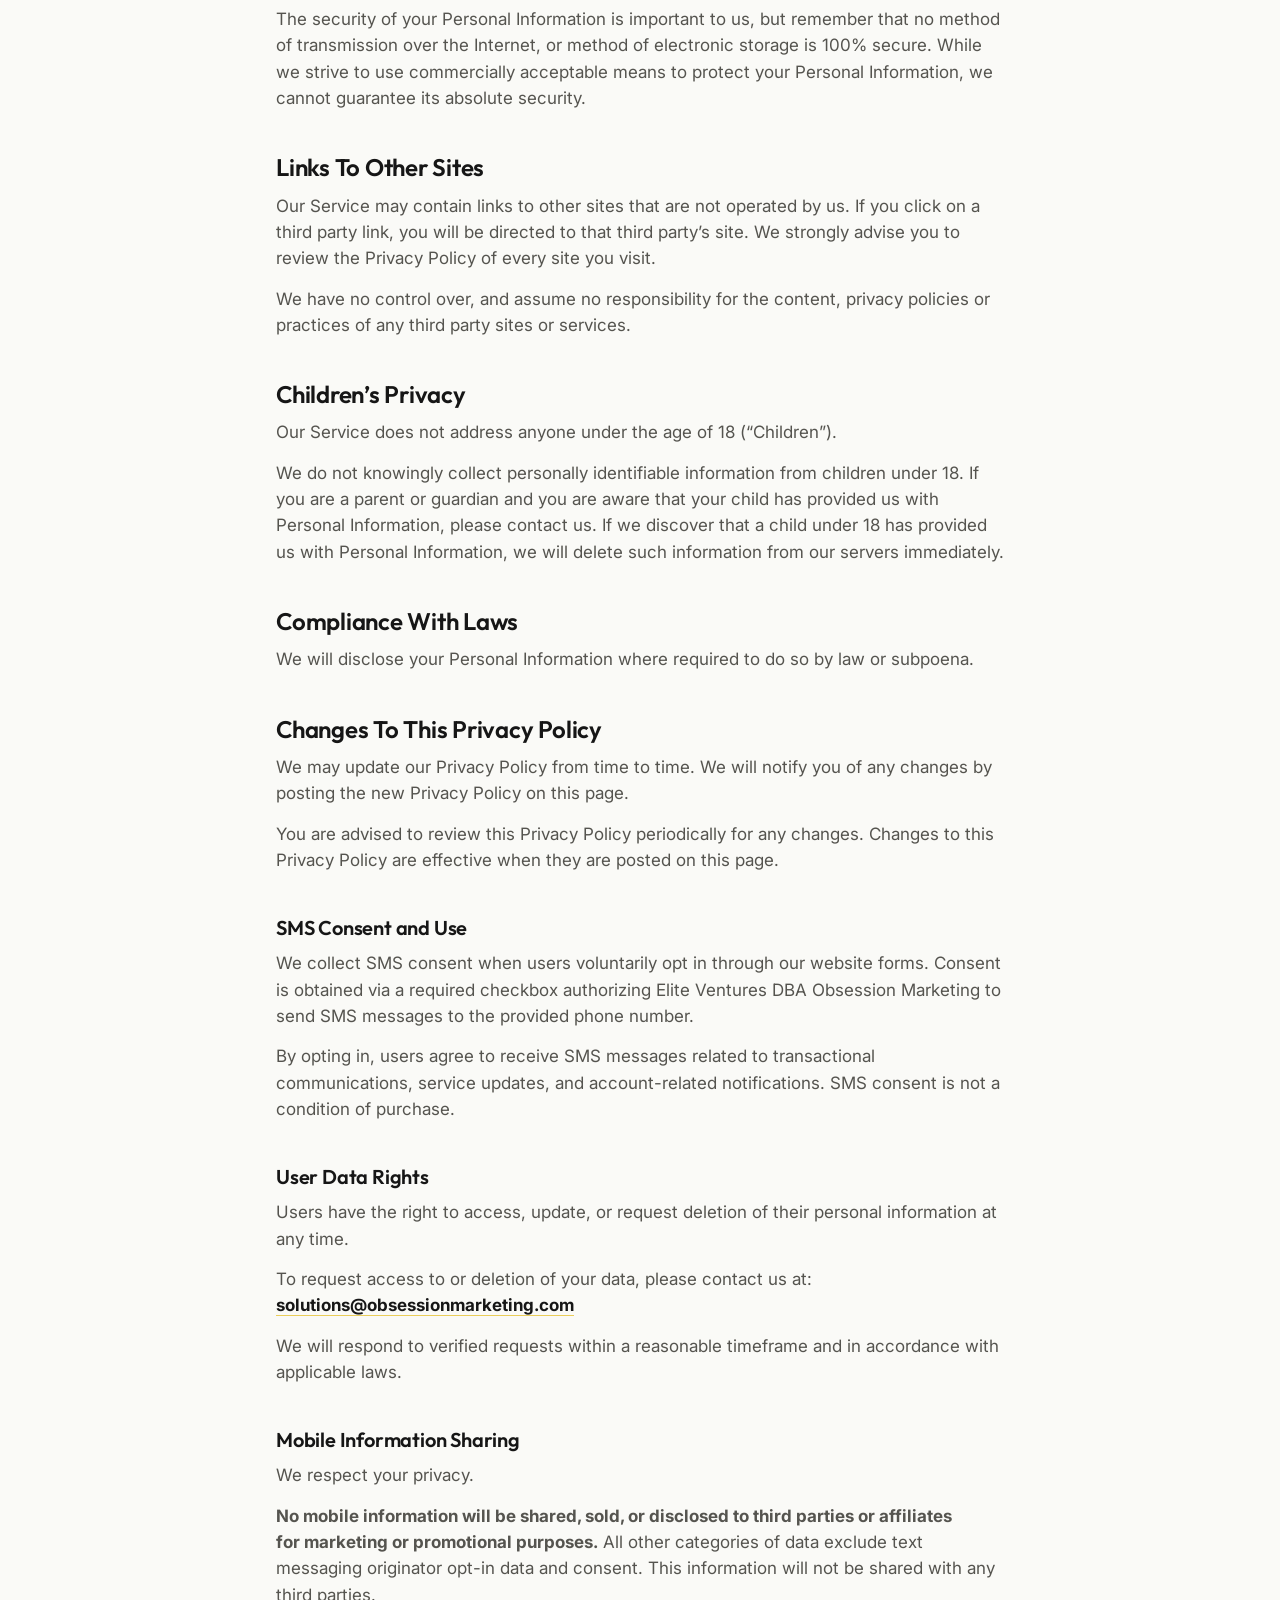
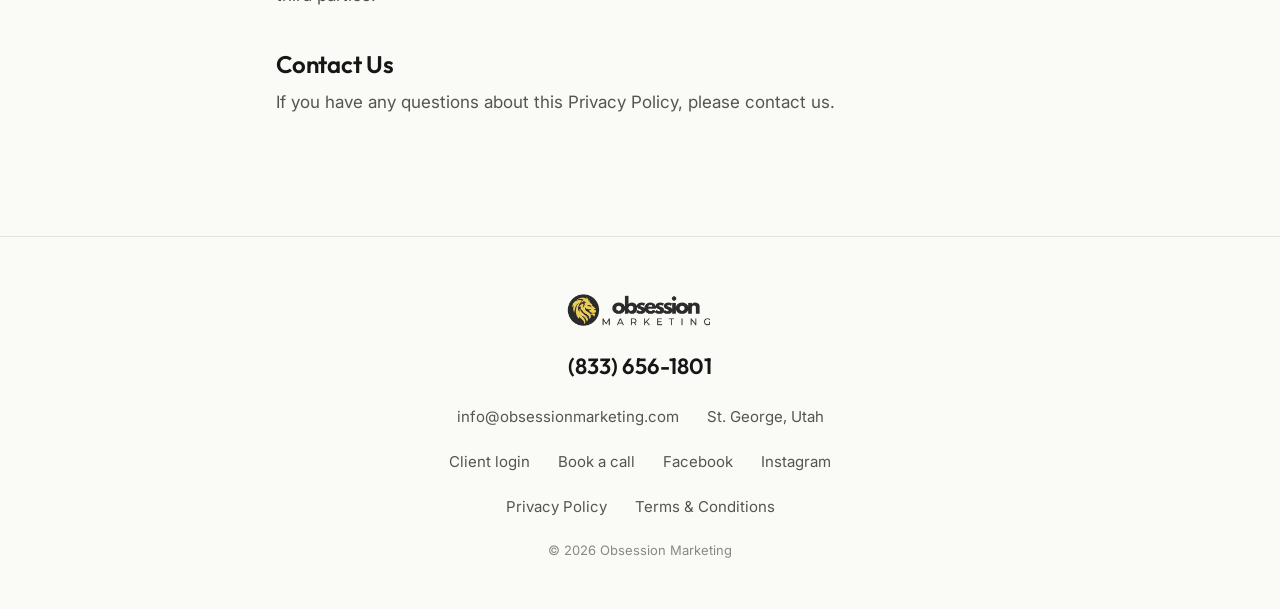
<file: wpautoterms/privacy-policy/index.html>
<!doctype html>
<html lang="en">
<head>
<meta charset="utf-8">
<meta name="viewport" content="width=device-width, initial-scale=1, viewport-fit=cover">
<title>Privacy Policy | Obsession Marketing</title>
<meta name="description" content="Privacy Policy for obsessionmarketing.com.">
<link rel="canonical" href="https://obsessionmarketing.com/wpautoterms/privacy-policy/">
<meta property="og:type" content="website"><meta property="og:site_name" content="Obsession Marketing">
<meta property="og:title" content="Privacy Policy | Obsession Marketing"><meta property="og:description" content="Privacy Policy for obsessionmarketing.com.">
<meta property="og:url" content="https://obsessionmarketing.com/wpautoterms/privacy-policy/"><meta property="og:image" content="https://obsessionmarketing.com/assets/img/og.jpg">
<meta name="twitter:card" content="summary_large_image">
<meta name="theme-color" content="#FAFAF7" media="(prefers-color-scheme: light)">
<meta name="theme-color" content="#0B0B0A" media="(prefers-color-scheme: dark)">
<link rel="icon" href="../../assets/img/favicon-32.png" sizes="32x32">
<link rel="apple-touch-icon" href="../../assets/img/apple-touch-icon.png">
<link rel="preconnect" href="https://fonts.googleapis.com"><link rel="preconnect" href="https://fonts.gstatic.com" crossorigin>
<link rel="stylesheet" href="https://fonts.googleapis.com/css2?family=Outfit:wght@400;500;600;700;800&family=Inter:wght@400;500;600&display=swap">
<link rel="stylesheet" href="../../assets/site.css?v=3">
</head>
<body>
<a class="skip" href="#top">Skip to content</a>
<header>
  <div class="wrap nav">
    <a class="brand" href="../../" aria-label="Obsession Marketing home"><img class="logo-l" src="../../assets/img/logo-dark.png" alt="Obsession Marketing" width="520" height="121"><img class="logo-d" src="../../assets/img/logo-light.png" alt="Obsession Marketing" width="520" height="121"></a>
    <ul>
      <li><a href="../../#work">Work</a></li>
      <li><a href="../../#services">Services</a></li>
      <li><a href="../../#how">How it works</a></li>
      
      <li><a href="https://app.obsessionmarketing.com/">Client login</a></li>
    </ul>
    <a class="btn btn-gold" href="https://audit.obsessionmarketing.com/start">Free audit</a>
  </div>
</header>
<main id="top" class="page">
  <div class="wrap legal">
    <h1>Privacy Policy</h1>
<p class="updated">Last updated: February 9, 2026</p>
<p>Custom Websites, Funnels, and CRM (“us”, “we”, or “our”) operates the Custom Websites, Funnels, and CRM website (the “Service”).</p>
<p>This page informs you of our policies regarding the collection, use and disclosure of Personal Information when you use our Service.</p>
<p>We will not use or share your information with anyone except as described in this Privacy Policy.</p>
<p>We use your Personal Information for providing and improving the Service. By using the Service, you agree to the collection and use of information in accordance with this policy. Unless otherwise defined in this Privacy Policy, terms used in this Privacy Policy have the same meanings as in our Terms and Conditions, accessible at https://obsessionmarketing.com</p>
<h2>Information Collection And Use</h2>
<p>While using our Service, we may ask you to provide us with certain personally identifiable information that can be used to contact or identify you. Personally identifiable information (“Personal Information”) may include, but is not limited to:</p>
<ul>
<li>Name</li>
<li>Email address</li>
<li>Telephone number</li>
</ul>
<h2>Log Data</h2>
<p>We collect information that your browser sends whenever you visit our Service (“Log Data”). This Log Data may include information such as your computer’s Internet Protocol (“IP”) address, browser type, browser version, the pages of our Service that you visit, the time and date of your visit, the time spent on those pages and other statistics.</p>
<h2>Cookies</h2>
<p>Cookies are files with small amount of data, which may include an anonymous unique identifier. Cookies are sent to your browser from a web site and stored on your computer’s hard drive.</p>
<p>We use “cookies” to collect information. You can instruct your browser to refuse all cookies or to indicate when a cookie is being sent. However, if you do not accept cookies, you may not be able to use some portions of our Service.</p>
<h2>Service Providers</h2>
<p>We may employ third party companies and individuals to facilitate our Service, to provide the Service on our behalf, to perform Service-related services or to assist us in analyzing how our Service is used.</p>
<p>These third parties have access to your Personal Information only to perform these tasks on our behalf and are obligated not to disclose or use it for any other purpose.</p>
<h2>Security</h2>
<p>The security of your Personal Information is important to us, but remember that no method of transmission over the Internet, or method of electronic storage is 100% secure. While we strive to use commercially acceptable means to protect your Personal Information, we cannot guarantee its absolute security.</p>
<h2>Links To Other Sites</h2>
<p>Our Service may contain links to other sites that are not operated by us. If you click on a third party link, you will be directed to that third party’s site. We strongly advise you to review the Privacy Policy of every site you visit.</p>
<p>We have no control over, and assume no responsibility for the content, privacy policies or practices of any third party sites or services.</p>
<h2>Children’s Privacy</h2>
<p>Our Service does not address anyone under the age of 18 (“Children”).</p>
<p>We do not knowingly collect personally identifiable information from children under 18. If you are a parent or guardian and you are aware that your child has provided us with Personal Information, please contact us. If we discover that a child under 18 has provided us with Personal Information, we will delete such information from our servers immediately.</p>
<h2>Compliance With Laws</h2>
<p>We will disclose your Personal Information where required to do so by law or subpoena.</p>
<h2>Changes To This Privacy Policy</h2>
<p>We may update our Privacy Policy from time to time. We will notify you of any changes by posting the new Privacy Policy on this page.</p>
<p>You are advised to review this Privacy Policy periodically for any changes. Changes to this Privacy Policy are effective when they are posted on this page.</p>
<h2 style="font-size:20px">SMS Consent and Use</h2>
<p>We collect SMS consent when users voluntarily opt in through our website forms. Consent is obtained via a required checkbox authorizing Elite Ventures DBA Obsession Marketing to send SMS messages to the provided phone number.</p>
<p>By opting in, users agree to receive SMS messages related to transactional communications, service updates, and account-related notifications. SMS consent is not a condition of purchase.</p>
<h2 style="font-size:20px">User Data Rights</h2>
<p>Users have the right to access, update, or request deletion of their personal information at any time.</p>
<p>To request access to or deletion of your data, please contact us at: <strong><a href="mailto:solutions@obsessionmarketing.com">solutions@obsessionmarketing.com</a></strong></p>
<p>We will respond to verified requests within a reasonable timeframe and in accordance with applicable laws.</p>
<h2 style="font-size:20px">Mobile Information Sharing</h2>
<p>We respect your privacy.</p>
<p><strong>No mobile information will be shared, sold, or disclosed to third parties or affiliates for marketing or promotional purposes.</strong> All other categories of data exclude text messaging originator opt-in data and consent. This information will not be shared with any third parties.</p>
<h2>Contact Us</h2>
<p>If you have any questions about this Privacy Policy, please contact us.</p>
  </div>
</main>
<footer>
  <div class="wrap foot">
    <a class="brand" href="../../" aria-label="Obsession Marketing home"><img class="logo-l" src="../../assets/img/logo-dark.png" alt="Obsession Marketing" width="520" height="121"><img class="logo-d" src="../../assets/img/logo-light.png" alt="Obsession Marketing" width="520" height="121"></a>
    <a class="phone" href="tel:+18336561801">(833) 656-1801</a>
    <div class="row"><a href="mailto:info@obsessionmarketing.com">info@obsessionmarketing.com</a><span>St. George, Utah</span></div>
    <div class="row"><a href="https://app.obsessionmarketing.com/">Client login</a><a href="../../book-a-marketing-call/">Book a call</a><a href="https://www.facebook.com/obsessionmarketing/" rel="noopener">Facebook</a><a href="https://instagram.com/obsessionmarketing" rel="noopener">Instagram</a></div>
    <div class="row"><a href="../../wpautoterms/privacy-policy/">Privacy Policy</a><a href="../../wpautoterms/terms-and-conditions/">Terms &amp; Conditions</a></div>
    <small>&copy; 2026 Obsession Marketing</small>
  </div>
</footer>
<div class="mbar"><a class="btn btn-gold" href="https://audit.obsessionmarketing.com/start">Run my free AI audit</a></div>
<chat-widget location-id="aLQPWyAgpzpWVsa0xm9D" prompt-msg="Let's connect. Text us here." revisit-prompt-msg="Welcome back, {{name}}. How can we help you today" use-email-field="true" show-consent-checkbox="true" agency-name="Obsession Marketing" agency-website="https://obsessionmarketing.com"></chat-widget>
<script src="https://widgets.leadconnectorhq.com/loader.js" data-resources-url="https://widgets.leadconnectorhq.com/chat-widget/loader.js" defer></script>
</body>
</html>
</file>
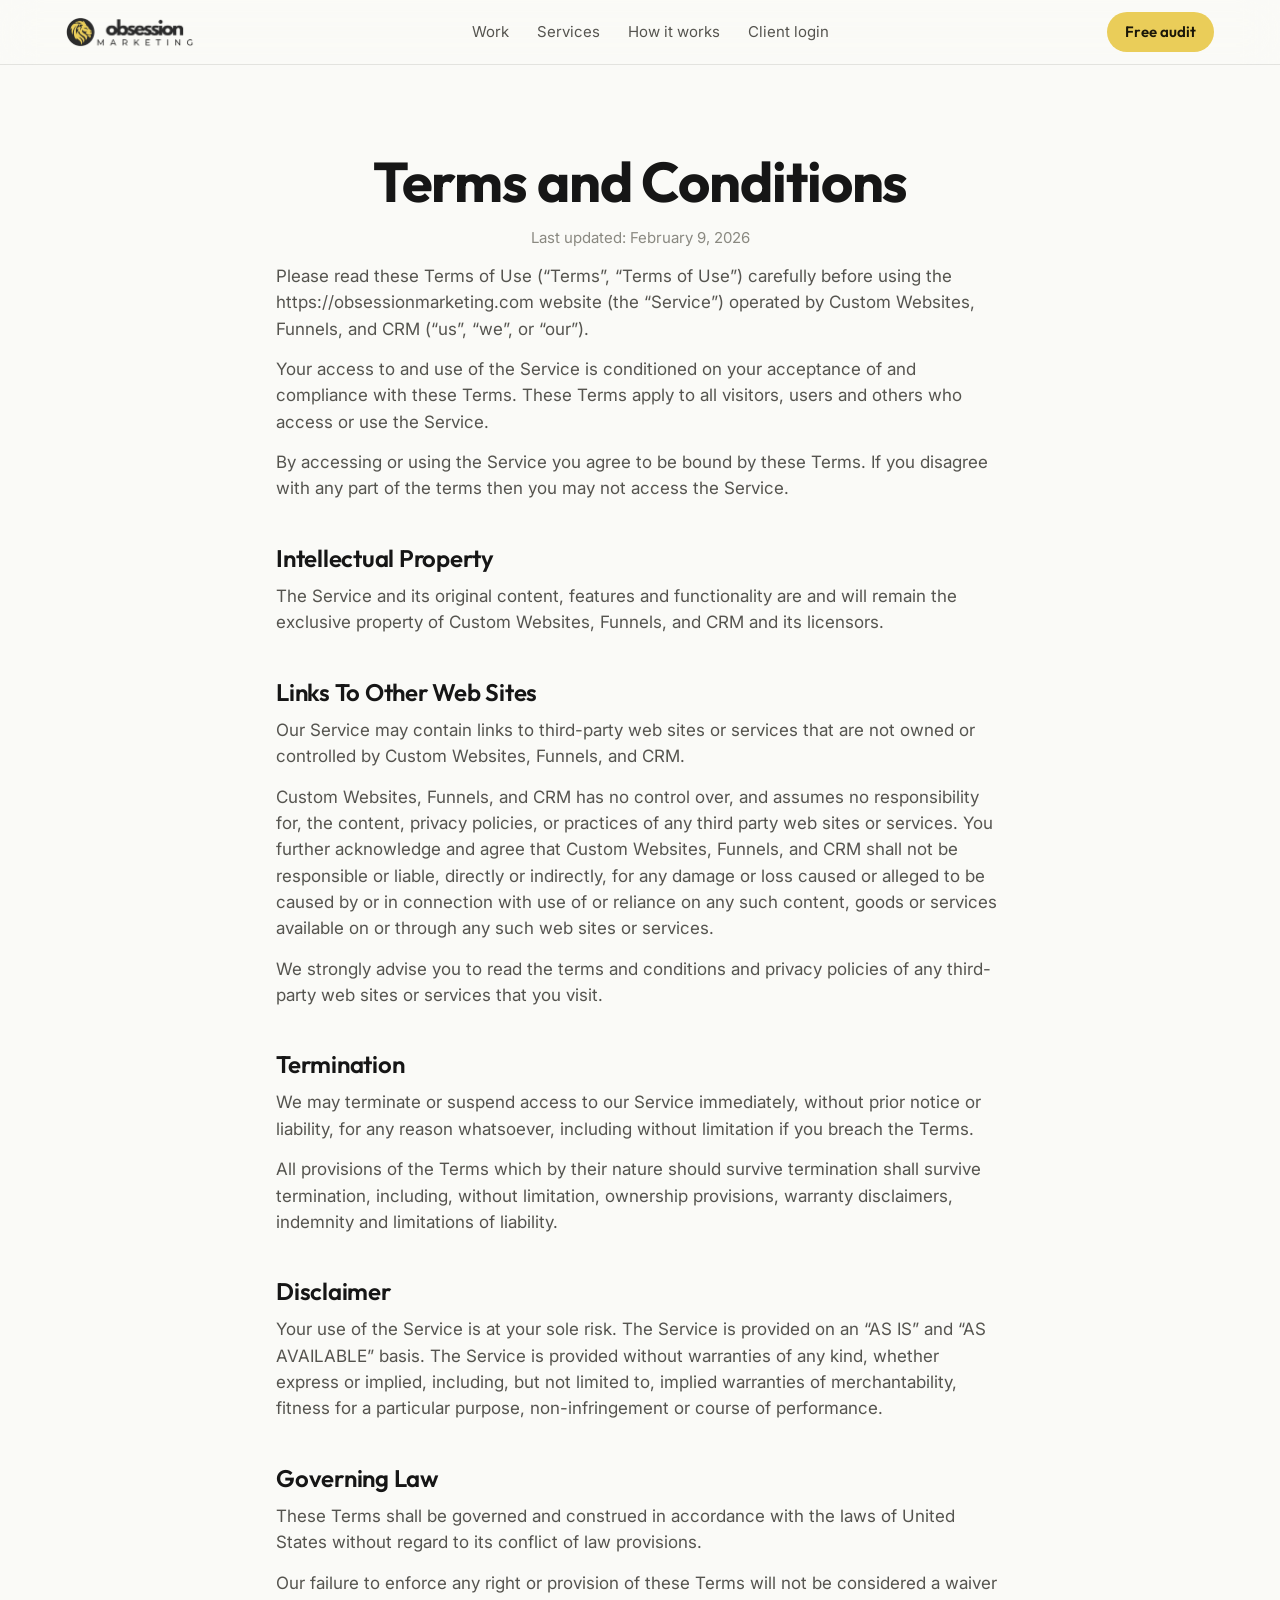
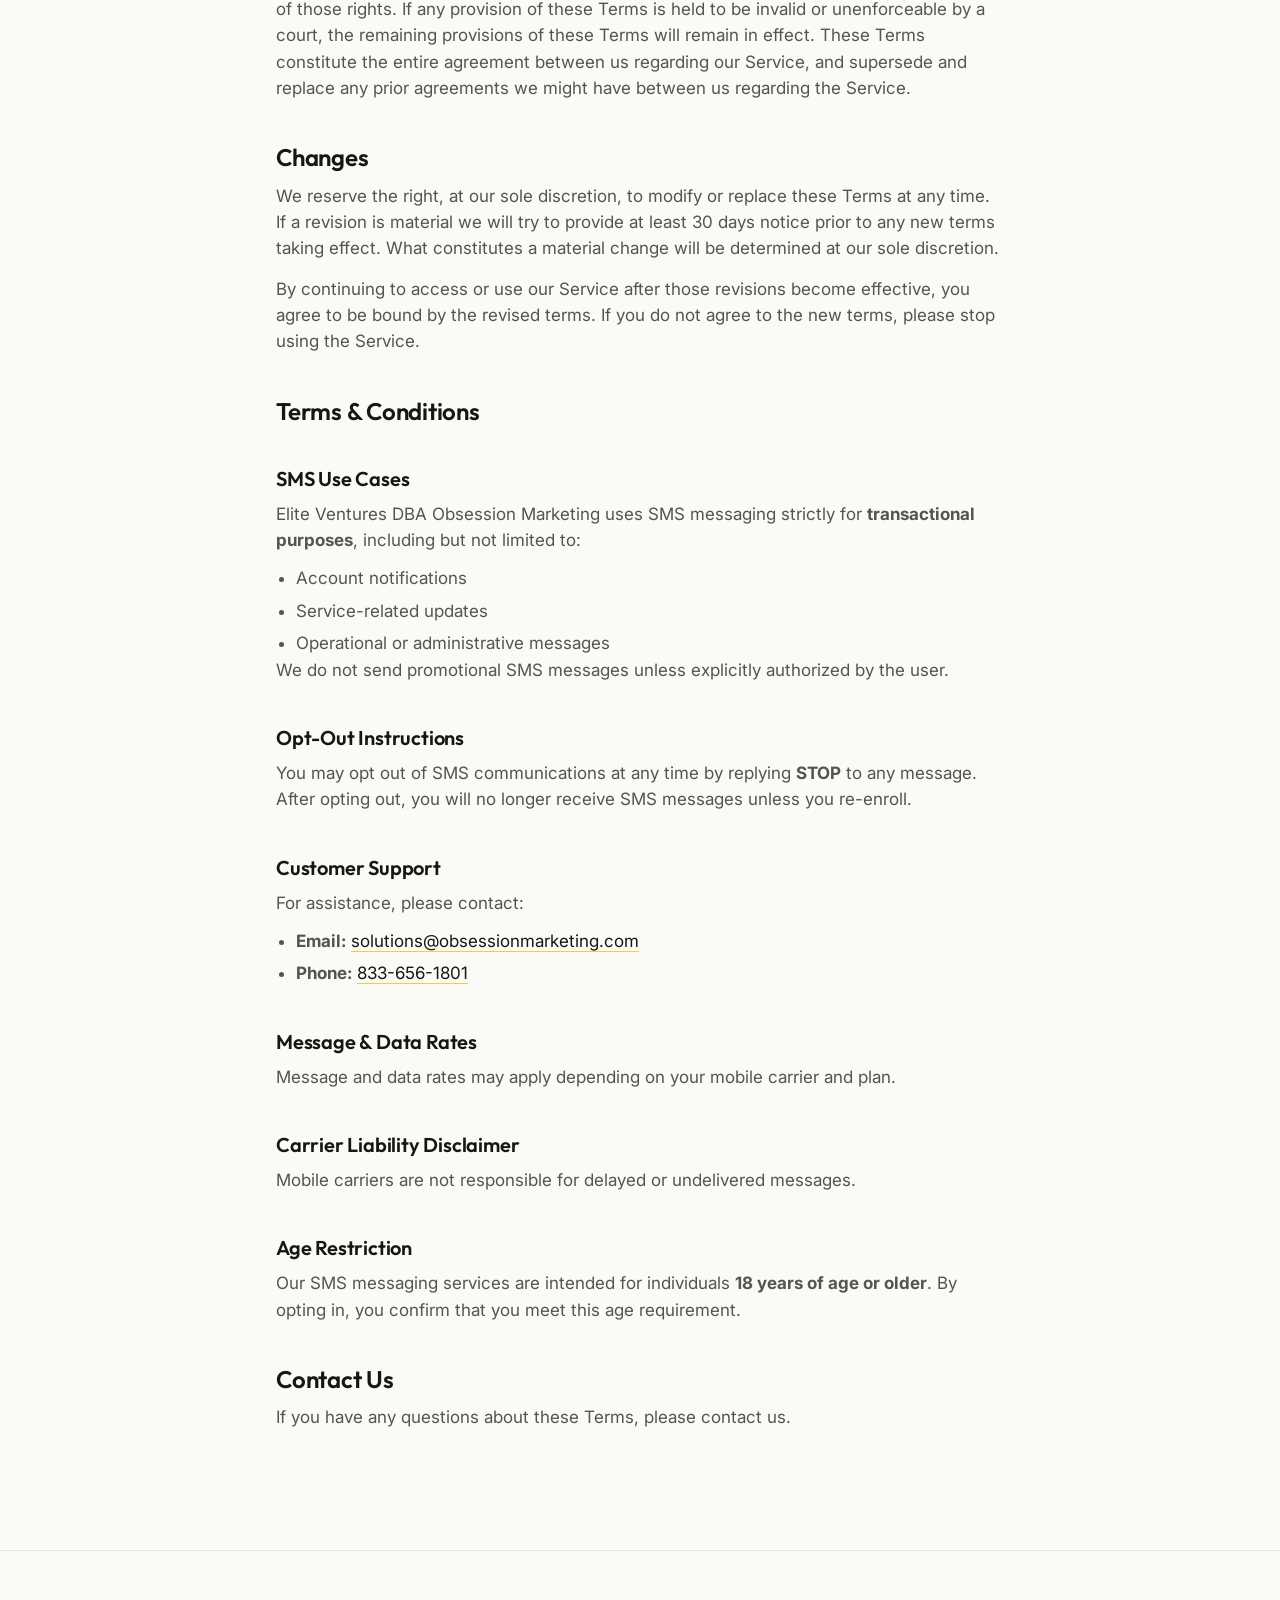
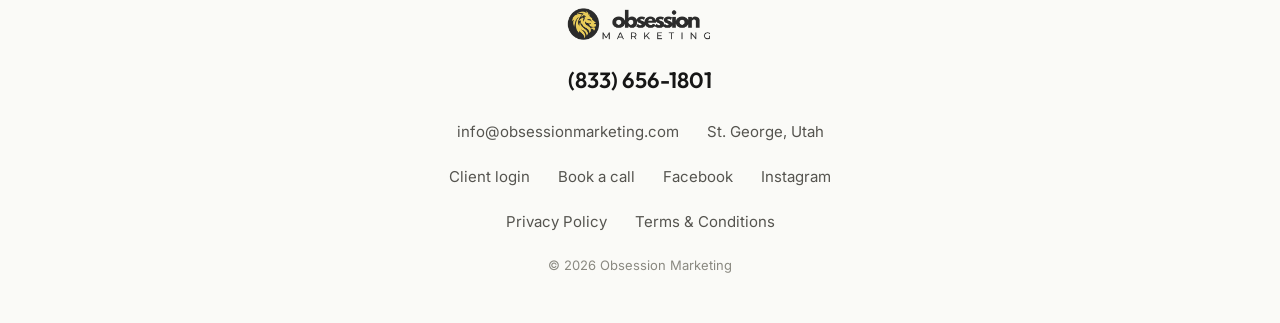
<file: wpautoterms/terms-and-conditions/index.html>
<!doctype html>
<html lang="en">
<head>
<meta charset="utf-8">
<meta name="viewport" content="width=device-width, initial-scale=1, viewport-fit=cover">
<title>Terms and Conditions | Obsession Marketing</title>
<meta name="description" content="Terms and Conditions for obsessionmarketing.com.">
<link rel="canonical" href="https://obsessionmarketing.com/wpautoterms/terms-and-conditions/">
<meta property="og:type" content="website"><meta property="og:site_name" content="Obsession Marketing">
<meta property="og:title" content="Terms and Conditions | Obsession Marketing"><meta property="og:description" content="Terms and Conditions for obsessionmarketing.com.">
<meta property="og:url" content="https://obsessionmarketing.com/wpautoterms/terms-and-conditions/"><meta property="og:image" content="https://obsessionmarketing.com/assets/img/og.jpg">
<meta name="twitter:card" content="summary_large_image">
<meta name="theme-color" content="#FAFAF7" media="(prefers-color-scheme: light)">
<meta name="theme-color" content="#0B0B0A" media="(prefers-color-scheme: dark)">
<link rel="icon" href="../../assets/img/favicon-32.png" sizes="32x32">
<link rel="apple-touch-icon" href="../../assets/img/apple-touch-icon.png">
<link rel="preconnect" href="https://fonts.googleapis.com"><link rel="preconnect" href="https://fonts.gstatic.com" crossorigin>
<link rel="stylesheet" href="https://fonts.googleapis.com/css2?family=Outfit:wght@400;500;600;700;800&family=Inter:wght@400;500;600&display=swap">
<link rel="stylesheet" href="../../assets/site.css?v=3">
</head>
<body>
<a class="skip" href="#top">Skip to content</a>
<header>
  <div class="wrap nav">
    <a class="brand" href="../../" aria-label="Obsession Marketing home"><img class="logo-l" src="../../assets/img/logo-dark.png" alt="Obsession Marketing" width="520" height="121"><img class="logo-d" src="../../assets/img/logo-light.png" alt="Obsession Marketing" width="520" height="121"></a>
    <ul>
      <li><a href="../../#work">Work</a></li>
      <li><a href="../../#services">Services</a></li>
      <li><a href="../../#how">How it works</a></li>
      
      <li><a href="https://app.obsessionmarketing.com/">Client login</a></li>
    </ul>
    <a class="btn btn-gold" href="https://audit.obsessionmarketing.com/start">Free audit</a>
  </div>
</header>
<main id="top" class="page">
  <div class="wrap legal">
    <h1>Terms and Conditions</h1>
<p class="updated">Last updated: February 9, 2026</p>
<p>Please read these Terms of Use (“Terms”, “Terms of Use”) carefully before using the https://obsessionmarketing.com website (the “Service”) operated by Custom Websites, Funnels, and CRM (“us”, “we”, or “our”).</p>
<p>Your access to and use of the Service is conditioned on your acceptance of and compliance with these Terms. These Terms apply to all visitors, users and others who access or use the Service.</p>
<p>By accessing or using the Service you agree to be bound by these Terms. If you disagree with any part of the terms then you may not access the Service.</p>
<h2>Intellectual Property</h2>
<p>The Service and its original content, features and functionality are and will remain the exclusive property of Custom Websites, Funnels, and CRM and its licensors.</p>
<h2>Links To Other Web Sites</h2>
<p>Our Service may contain links to third-party web sites or services that are not owned or controlled by Custom Websites, Funnels, and CRM.</p>
<p>Custom Websites, Funnels, and CRM has no control over, and assumes no responsibility for, the content, privacy policies, or practices of any third party web sites or services. You further acknowledge and agree that Custom Websites, Funnels, and CRM shall not be responsible or liable, directly or indirectly, for any damage or loss caused or alleged to be caused by or in connection with use of or reliance on any such content, goods or services available on or through any such web sites or services.</p>
<p>We strongly advise you to read the terms and conditions and privacy policies of any third-party web sites or services that you visit.</p>
<h2>Termination</h2>
<p>We may terminate or suspend access to our Service immediately, without prior notice or liability, for any reason whatsoever, including without limitation if you breach the Terms.</p>
<p>All provisions of the Terms which by their nature should survive termination shall survive termination, including, without limitation, ownership provisions, warranty disclaimers, indemnity and limitations of liability.</p>
<h2>Disclaimer</h2>
<p>Your use of the Service is at your sole risk. The Service is provided on an “AS IS” and “AS AVAILABLE” basis. The Service is provided without warranties of any kind, whether express or implied, including, but not limited to, implied warranties of merchantability, fitness for a particular purpose, non-infringement or course of performance.</p>
<h2>Governing Law</h2>
<p>These Terms shall be governed and construed in accordance with the laws of United States without regard to its conflict of law provisions.</p>
<p>Our failure to enforce any right or provision of these Terms will not be considered a waiver of those rights. If any provision of these Terms is held to be invalid or unenforceable by a court, the remaining provisions of these Terms will remain in effect. These Terms constitute the entire agreement between us regarding our Service, and supersede and replace any prior agreements we might have between us regarding the Service.</p>
<h2>Changes</h2>
<p>We reserve the right, at our sole discretion, to modify or replace these Terms at any time. If a revision is material we will try to provide at least 30 days notice prior to any new terms taking effect. What constitutes a material change will be determined at our sole discretion.</p>
<p>By continuing to access or use our Service after those revisions become effective, you agree to be bound by the revised terms. If you do not agree to the new terms, please stop using the Service.</p>
<h2>Terms &amp; Conditions</h2>
<h2 style="font-size:20px">SMS Use Cases</h2>
<p>Elite Ventures DBA Obsession Marketing uses SMS messaging strictly for <strong>transactional purposes</strong>, including but not limited to:</p>
<ul>
<li>Account notifications</li>
<li>Service-related updates</li>
<li>Operational or administrative messages</li>
</ul>
<p>We do not send promotional SMS messages unless explicitly authorized by the user.</p>
<h2 style="font-size:20px">Opt-Out Instructions</h2>
<p>You may opt out of SMS communications at any time by replying <strong>STOP</strong> to any message. After opting out, you will no longer receive SMS messages unless you re-enroll.</p>
<h2 style="font-size:20px">Customer Support</h2>
<p>For assistance, please contact:</p>
<ul>
<li><strong>Email:</strong> <a href="mailto:solutions@obsessionmarketing.com">solutions@obsessionmarketing.com</a></li>
<li><strong>Phone:</strong> <a href="tel:+18336561801">833-656-1801</a></li>
</ul>
<h2 style="font-size:20px">Message &amp; Data Rates</h2>
<p>Message and data rates may apply depending on your mobile carrier and plan.</p>
<h2 style="font-size:20px">Carrier Liability Disclaimer</h2>
<p>Mobile carriers are not responsible for delayed or undelivered messages.</p>
<h2 style="font-size:20px">Age Restriction</h2>
<p>Our SMS messaging services are intended for individuals <strong>18 years of age or older</strong>. By opting in, you confirm that you meet this age requirement.</p>
<h2>Contact Us</h2>
<p>If you have any questions about these Terms, please contact us.</p>
  </div>
</main>
<footer>
  <div class="wrap foot">
    <a class="brand" href="../../" aria-label="Obsession Marketing home"><img class="logo-l" src="../../assets/img/logo-dark.png" alt="Obsession Marketing" width="520" height="121"><img class="logo-d" src="../../assets/img/logo-light.png" alt="Obsession Marketing" width="520" height="121"></a>
    <a class="phone" href="tel:+18336561801">(833) 656-1801</a>
    <div class="row"><a href="mailto:info@obsessionmarketing.com">info@obsessionmarketing.com</a><span>St. George, Utah</span></div>
    <div class="row"><a href="https://app.obsessionmarketing.com/">Client login</a><a href="../../book-a-marketing-call/">Book a call</a><a href="https://www.facebook.com/obsessionmarketing/" rel="noopener">Facebook</a><a href="https://instagram.com/obsessionmarketing" rel="noopener">Instagram</a></div>
    <div class="row"><a href="../../wpautoterms/privacy-policy/">Privacy Policy</a><a href="../../wpautoterms/terms-and-conditions/">Terms &amp; Conditions</a></div>
    <small>&copy; 2026 Obsession Marketing</small>
  </div>
</footer>
<div class="mbar"><a class="btn btn-gold" href="https://audit.obsessionmarketing.com/start">Run my free AI audit</a></div>
<chat-widget location-id="aLQPWyAgpzpWVsa0xm9D" prompt-msg="Let's connect. Text us here." revisit-prompt-msg="Welcome back, {{name}}. How can we help you today" use-email-field="true" show-consent-checkbox="true" agency-name="Obsession Marketing" agency-website="https://obsessionmarketing.com"></chat-widget>
<script src="https://widgets.leadconnectorhq.com/loader.js" data-resources-url="https://widgets.leadconnectorhq.com/chat-widget/loader.js" defer></script>
</body>
</html>
</file>
<file: assets/site.css>
:root{
  --paper:#FAFAF7; --paper-2:#F1F0EA; --card:#FFFFFF;
  --ink:#161616; --ink-2:#55544F; --ink-3:#8A8981;
  --line:rgba(22,22,22,.10);
  --gold:#EACD59; --gold-ink:#1A1608; --gold-deep:#B8961E;
  --band:#0E0E0D; --band-2:#1B1B19; --band-ink:#F4F2EA; --band-ink-2:#B9B6AA;
  --shadow:0 30px 80px -30px rgba(20,18,10,.35), 0 8px 24px -12px rgba(20,18,10,.18);
  --logo-on-light:block; --logo-on-dark:none;
  --gutter:max(16px, env(safe-area-inset-left, 0px));
  --gutter-r:max(16px, env(safe-area-inset-right, 0px));
}
@media (prefers-color-scheme: dark){
  :root:not([data-theme="light"]){
    --paper:#0B0B0A; --paper-2:#151513; --card:#1A1A18;
    --ink:#F4F2EA; --ink-2:#B9B6AA; --ink-3:#86837A;
    --line:rgba(244,242,234,.12);
    --gold-deep:#EACD59;
    --band:#161614; --band-2:#22221F;
    --shadow:0 30px 80px -30px rgba(0,0,0,.8), 0 8px 24px -12px rgba(0,0,0,.6);
    --logo-on-light:none; --logo-on-dark:block;
  }
}
:root[data-theme="dark"]{
  --paper:#0B0B0A; --paper-2:#151513; --card:#1A1A18;
  --ink:#F4F2EA; --ink-2:#B9B6AA; --ink-3:#86837A;
  --line:rgba(244,242,234,.12);
  --gold-deep:#EACD59;
  --band:#161614; --band-2:#22221F;
  --shadow:0 30px 80px -30px rgba(0,0,0,.8), 0 8px 24px -12px rgba(0,0,0,.6);
  --logo-on-light:none; --logo-on-dark:block;
}
*{box-sizing:border-box;margin:0;padding:0}
html{-webkit-text-size-adjust:100%}
body{background:var(--paper);color:var(--ink);font-family:Inter,system-ui,-apple-system,sans-serif;font-size:17px;line-height:1.55;overflow-x:clip;-webkit-font-smoothing:antialiased}
body::before{content:"";position:fixed;top:0;left:0;right:0;height:env(safe-area-inset-top,0px);background:var(--paper);z-index:60}
img{display:block;max-width:100%}
a{color:inherit;text-decoration:none}
h1,h2,h3{font-family:Outfit,Inter,sans-serif;letter-spacing:-.02em;line-height:1.05;text-wrap:balance}
p{text-wrap:pretty}
.wrap{max-width:1180px;margin:0 auto;padding-left:var(--gutter);padding-right:var(--gutter-r)}
.center{text-align:center}
.eyebrow{font-family:Outfit,sans-serif;font-weight:600;font-size:13px;letter-spacing:.14em;text-transform:uppercase;color:var(--gold-deep)}
.btn{display:inline-flex;align-items:center;justify-content:center;text-align:center;gap:8px;min-height:52px;padding:0 28px;border-radius:999px;font-family:Outfit,sans-serif;font-weight:600;font-size:17px;transition:transform .15s ease, background .15s ease}
.btn:active{transform:scale(.98)}
.btn-gold{background:var(--gold);color:var(--gold-ink)}
.btn-gold:hover{background:#F1D86E}
.btn-ghost{color:var(--ink);box-shadow:inset 0 0 0 1.5px var(--line)}
.btn-ghost:hover{box-shadow:inset 0 0 0 1.5px var(--ink-3)}
.pill{display:inline-flex;align-items:center;justify-content:center;text-align:center;padding:8px 16px;border-radius:999px;font-size:14px;font-weight:500}
.logo-l{display:var(--logo-on-light)} .logo-d{display:var(--logo-on-dark)}

/* header */
header{position:sticky;top:env(safe-area-inset-top,0px);z-index:50;background:color-mix(in srgb,var(--paper) 82%,transparent);backdrop-filter:saturate(1.6) blur(18px);-webkit-backdrop-filter:saturate(1.6) blur(18px);border-bottom:1px solid var(--line)}
.nav{display:flex;align-items:center;justify-content:space-between;gap:16px;height:64px}
.nav .brand img{height:30px;width:auto}
.nav ul{display:flex;gap:28px;list-style:none;font-size:15px;color:var(--ink-2)}
.nav ul a:hover{color:var(--ink)}
.nav .btn{min-height:40px;padding:0 18px;font-size:15px}
@media (max-width:860px){.nav ul{display:none}}

/* hero */
.hero{padding:88px 0 0;overflow:hidden}
.hero h1{font-size:clamp(44px,7.4vw,92px);font-weight:700;max-width:13ch;margin:0 auto}
.hero h1 span{color:var(--gold-deep)}
.hero .sub{font-size:clamp(18px,2vw,21px);color:var(--ink-2);max-width:34em;margin:22px auto 0}
.ctas{display:flex;flex-wrap:wrap;justify-content:center;gap:12px;margin-top:34px}
.micro{margin-top:16px;font-size:14px;color:var(--ink-3)}
.stage{position:relative;max-width:1080px;margin:64px auto 0;padding:0 0 0}
.frame{background:var(--card);border-radius:16px;overflow:hidden;box-shadow:var(--shadow);border:1px solid var(--line)}
.frame .bar{display:flex;align-items:center;gap:6px;height:30px;padding:0 12px;background:var(--paper-2);border-bottom:1px solid var(--line)}
.frame .bar i{width:10px;height:10px;border-radius:50%;background:var(--line)}
.frame .bar b{flex:1;text-align:center;font-weight:500;font-size:12px;color:var(--ink-3);margin-right:46px}
.stage .main{position:relative;z-index:2;width:78%;margin:0 auto}
.stage .side{position:absolute;z-index:1;width:42%;top:18%}
.stage .side.l{left:0;transform:rotate(-2.5deg)}
.stage .side.r{right:0;transform:rotate(2.5deg)}
.stage::after{content:"";position:absolute;left:0;right:0;bottom:0;height:30%;background:linear-gradient(transparent,var(--paper));z-index:3;pointer-events:none}
@media (max-width:720px){.stage .main{width:100%}.stage .side{display:none}.stage::after{height:20%}}

/* logos strip */
.trust{padding:56px 0 88px;border-bottom:1px solid var(--line)}
.trust p{font-size:14px;color:var(--ink-3)}
.names{display:flex;flex-wrap:wrap;justify-content:center;gap:14px 40px;margin-top:20px;font-family:Outfit,sans-serif;font-weight:600;font-size:clamp(18px,2.2vw,24px);color:var(--ink-2);letter-spacing:-.01em}

/* offer band */
.band{background:var(--band);color:var(--band-ink);padding:120px 0}
.band .eyebrow{color:var(--gold)}
.band h2{font-size:clamp(36px,5.6vw,68px);font-weight:700;max-width:16ch;margin:18px auto 0}
.band h2 span{color:var(--gold)}
.band .lede{color:var(--band-ink-2);font-size:clamp(18px,2vw,21px);max-width:32em;margin:22px auto 0}
.ai{max-width:620px;margin:56px auto 0;background:var(--band-2);border:1px solid rgba(244,242,234,.08);border-radius:22px;padding:28px;text-align:left}
.ai .q{display:flex;justify-content:flex-end}
.ai .q span{background:#2E2E2A;color:var(--band-ink);padding:12px 18px;border-radius:18px 18px 4px 18px;font-size:16px;max-width:85%}
.ai .a{margin-top:18px;color:var(--band-ink-2);font-size:16px}
.ai .a strong{color:var(--band-ink);font-weight:600}
.ai .a .you{display:inline-block;margin-top:14px;padding:10px 14px;border-radius:12px;border:1px dashed rgba(234,205,89,.6);color:var(--gold);font-weight:500}
.ai .ex{display:block;text-align:center;margin-top:18px;font-size:12px;letter-spacing:.12em;text-transform:uppercase;color:#6F6D64}
.checks{display:flex;flex-wrap:wrap;justify-content:center;gap:10px;margin-top:44px}
.checks .pill{background:rgba(244,242,234,.08);color:var(--band-ink)}
.band .ctas{margin-top:36px}
.band .micro{color:#8C897F}

/* sections */
section.block{padding:120px 0}
.head h2{font-size:clamp(36px,5vw,60px);font-weight:700;margin:16px auto 0;max-width:18ch}
.head p{color:var(--ink-2);font-size:clamp(18px,2vw,20px);max-width:32em;margin:0 auto}

/* work */
.work{display:grid;grid-template-columns:1fr 1fr;gap:28px;margin-top:64px}
.tile{background:var(--paper-2);border-radius:28px;padding:40px 40px 0;overflow:hidden;display:flex;flex-direction:column}
.tile.wide{grid-column:1/-1}
.tile .meta{text-align:center}
.tile h3{font-size:clamp(26px,3vw,36px);font-weight:700}
.tile .meta p{color:var(--ink-2);margin-top:6px;font-size:16px}
.tile .frame{margin-top:32px;border-radius:14px 14px 0 0;border-bottom:0}
.tile.wide .frame{max-width:920px;margin-left:auto;margin-right:auto;width:100%}
@media (max-width:760px){.work{grid-template-columns:1fr}.tile{padding:28px 20px 0;border-radius:22px}}

/* services */
.svc{display:grid;grid-template-columns:repeat(4,1fr);gap:20px;margin-top:64px}
.svc .card{background:var(--card);border:1px solid var(--line);border-radius:24px;padding:36px 24px;text-align:center}
.svc .ic{width:56px;height:56px;border-radius:16px;background:var(--gold);color:var(--gold-ink);display:grid;place-items:center;margin:0 auto}
.svc .ic svg{width:26px;height:26px}
.svc h3{font-size:22px;font-weight:600;margin-top:22px}
.svc p{color:var(--ink-2);font-size:15px;margin-top:8px}
.also{margin-top:28px;text-align:center;color:var(--ink-3);font-size:15px}
@media (max-width:980px){.svc{grid-template-columns:1fr 1fr}}
@media (max-width:520px){.svc{grid-template-columns:1fr}}

/* steps */
.steps{display:grid;grid-template-columns:repeat(3,1fr);gap:20px;margin-top:64px;counter-reset:s}
.step{text-align:center;padding:12px 16px}
.step .n{width:64px;height:64px;border-radius:50%;margin:0 auto;display:grid;place-items:center;font-family:Outfit,sans-serif;font-weight:700;font-size:26px;box-shadow:inset 0 0 0 2px var(--gold);color:var(--gold-deep)}
.step h3{font-size:24px;font-weight:600;margin-top:22px}
.step p{color:var(--ink-2);margin-top:8px;font-size:16px;max-width:22em;margin-left:auto;margin-right:auto}
@media (max-width:760px){.steps{grid-template-columns:1fr;gap:40px}}

/* quotes */
.quotes{background:var(--paper-2)}
.bigq{max-width:900px;margin:0 auto;text-align:center}
.bigq blockquote{font-family:Outfit,sans-serif;font-weight:500;font-size:clamp(26px,3.6vw,42px);line-height:1.2;letter-spacing:-.015em;text-wrap:balance}
.who{margin-top:24px;color:var(--ink-2);font-size:15px}
.who b{color:var(--ink);font-weight:600}
.stars{color:var(--gold-deep);letter-spacing:4px;font-size:18px;margin-bottom:24px}
.smallq{display:grid;grid-template-columns:1fr 1fr;gap:20px;max-width:980px;margin:72px auto 0}
.smallq figure{background:var(--card);border:1px solid var(--line);border-radius:24px;padding:32px;text-align:center}
.smallq blockquote{font-size:17px;color:var(--ink)}
@media (max-width:760px){.smallq{grid-template-columns:1fr}}

/* final */
.final{padding:140px 0}
.final .mark{width:72px;height:72px;margin:0 auto}
.final h2{font-size:clamp(40px,6.4vw,80px);font-weight:700;max-width:14ch;margin:28px auto 0}

/* footer */
footer{border-top:1px solid var(--line);padding:56px 0 calc(48px + env(safe-area-inset-bottom,0px));color:var(--ink-2);font-size:15px}
.foot{display:flex;flex-direction:column;align-items:center;gap:22px;text-align:center}
.foot .brand img{height:34px;width:auto}
.foot .row{display:flex;flex-wrap:wrap;justify-content:center;gap:10px 28px}
.foot .phone{font-family:Outfit,sans-serif;font-weight:600;font-size:22px;color:var(--ink)}
.foot small{color:var(--ink-3);font-size:13px}

/* hero proof */
.proof{display:flex;flex-direction:column;align-items:center;gap:6px;margin-top:28px}
.proof .stars{margin:0;font-size:16px}
.proof q{font-family:Outfit,sans-serif;font-weight:500;font-size:17px;color:var(--ink);quotes:"\201C" "\201D"}
.proof span{font-size:14px;color:var(--ink-3)}

/* faq */
.faq{max-width:760px;margin:56px auto 0}
.faq details{border-bottom:1px solid var(--line)}
.faq summary{list-style:none;cursor:pointer;display:flex;justify-content:space-between;align-items:center;gap:16px;padding:24px 4px;font-family:Outfit,sans-serif;font-weight:600;font-size:clamp(18px,2vw,21px)}
.faq summary::-webkit-details-marker{display:none}
.faq summary::after{content:"+";font-weight:400;font-size:28px;line-height:1;color:var(--gold-deep);transition:transform .2s ease}
.faq details[open] summary::after{transform:rotate(45deg)}
.faq details p{padding:0 4px 24px;color:var(--ink-2);font-size:17px;max-width:40em}

/* mobile sticky cta */
.mbar{display:none}
@media (max-width:720px){
  .mbar{display:flex;position:fixed;left:0;right:0;bottom:0;z-index:55;padding:12px max(16px,env(safe-area-inset-right,0px)) calc(12px + env(safe-area-inset-bottom,0px)) max(16px,env(safe-area-inset-left,0px));background:color-mix(in srgb,var(--paper) 88%,transparent);backdrop-filter:blur(18px);-webkit-backdrop-filter:blur(18px);border-top:1px solid var(--line)}
  .mbar .btn{flex:1}
  /* leave room on the right for the GoHighLevel chat bubble */
  .mbar:has(~ chat-widget){padding-right:calc(84px + env(safe-area-inset-right,0px))}
  footer{padding-bottom:calc(120px + env(safe-area-inset-bottom,0px))}
  }

/* images inside frames keep their box while loading */
.frame img{width:100%;height:auto;aspect-ratio:1373/868;object-fit:cover;object-position:top}
.btn-ghost[href]{cursor:pointer}
.skip{position:absolute;left:-9999px;top:0}
.skip:focus{left:16px;top:12px;z-index:100;background:var(--gold);color:var(--gold-ink);padding:10px 16px;border-radius:999px}
:focus-visible{outline:2px solid var(--gold-deep);outline-offset:3px}
.foot a:hover,.nav ul a:hover{color:var(--ink)}

/* inner pages */
.page{padding:88px 0 120px}
.page .head h1{font-size:clamp(36px,5.4vw,64px);font-weight:700;margin:16px auto 0;max-width:18ch}
.page .head p{color:var(--ink-2);font-size:clamp(18px,2vw,20px);max-width:32em;margin:18px auto 0}
.formcard{max-width:640px;margin:48px auto 0;background:var(--card);border:1px solid var(--line);border-radius:28px;padding:12px;box-shadow:var(--shadow)}
.formcard iframe{display:block;width:100%;min-height:760px;border:0;border-radius:20px;background:#fff}
.alt{margin-top:28px;text-align:center;color:var(--ink-2);font-size:16px}
.alt a{color:var(--ink);font-weight:600;border-bottom:1.5px solid var(--gold)}
.legal{max-width:760px;margin:0 auto}
.legal h1{font-size:clamp(36px,5vw,56px);font-weight:700;text-align:center}
.legal .updated{text-align:center;color:var(--ink-3);font-size:15px;margin-top:14px}
.legal h2{font-size:24px;font-weight:600;margin:44px 0 12px;letter-spacing:-.01em}
.legal p,.legal li{color:var(--ink-2);font-size:17px}
.legal p+p{margin-top:14px}
.legal ul{margin:12px 0 0 1.2em}
.legal li+li{margin-top:6px}
.legal a{color:var(--ink);border-bottom:1.5px solid var(--gold)}
.links{display:flex;flex-direction:column;gap:14px;max-width:420px;margin:40px auto 0}
.links a{display:block;text-align:center;padding:20px;border-radius:20px;background:var(--card);border:1px solid var(--line);font-family:Outfit,sans-serif;font-weight:600;font-size:19px}
.links a:hover{border-color:var(--ink-3)}
.nf h1{font-size:clamp(56px,10vw,120px);font-weight:800;color:var(--gold-deep)}

/* Blog */
.empty{color:var(--ink-3);font-size:18px;margin:48px auto 0}
.blog-cta{margin-top:56px;display:flex;justify-content:center}
.post-list{display:grid;grid-template-columns:repeat(auto-fill,minmax(300px,1fr));gap:20px;margin:56px auto 0;max-width:1000px}
.post-card{display:flex;flex-direction:column;gap:10px;background:var(--card);border:1px solid var(--line);border-radius:24px;padding:30px 28px}
.post-card:hover{border-color:var(--ink-3)}
.post-card time{color:var(--ink-3);font-size:14px}
.post-card h2{font-size:24px;font-weight:600;letter-spacing:-.01em;line-height:1.2}
.post-card p{color:var(--ink-2);font-size:16px}
.post-card .more{margin-top:auto;padding-top:8px;font-family:Outfit,sans-serif;font-weight:600;border-bottom:1.5px solid var(--gold);align-self:flex-start}
.post{max-width:720px;margin:0 auto}
.post .back{color:var(--ink-3);font-size:15px}
.post h1{font-size:clamp(34px,5vw,54px);font-weight:700;margin-top:18px;line-height:1.08}
.post>time{display:block;color:var(--ink-3);font-size:15px;margin:14px 0 36px}
.post h2{font-size:28px;font-weight:600;margin:48px 0 12px;letter-spacing:-.01em}
.post h3,.post h4{font-size:21px;font-weight:600;margin:32px 0 10px}
.post p,.post li{color:var(--ink-2);font-size:18px;line-height:1.7}
.post p+p{margin-top:18px}
.post ul,.post ol{margin:14px 0 0 1.3em}
.post li+li{margin-top:8px}
.post a{color:var(--ink);border-bottom:1.5px solid var(--gold)}
.post img{width:100%;height:auto;border-radius:18px;margin:28px 0}
.post blockquote{margin:28px 0;padding:6px 0 6px 22px;border-left:3px solid var(--gold)}
.post blockquote p{color:var(--ink);font-size:20px}
.post-cta{margin-top:64px;background:var(--card);border:1px solid var(--line);border-radius:24px;padding:40px 28px;text-align:center;display:flex;flex-direction:column;align-items:center;gap:12px}
.post-cta h2{margin:0;font-size:26px}
.post-cta p{margin:0 0 8px}
.post-cta a.btn{border-bottom:0}
</file>
